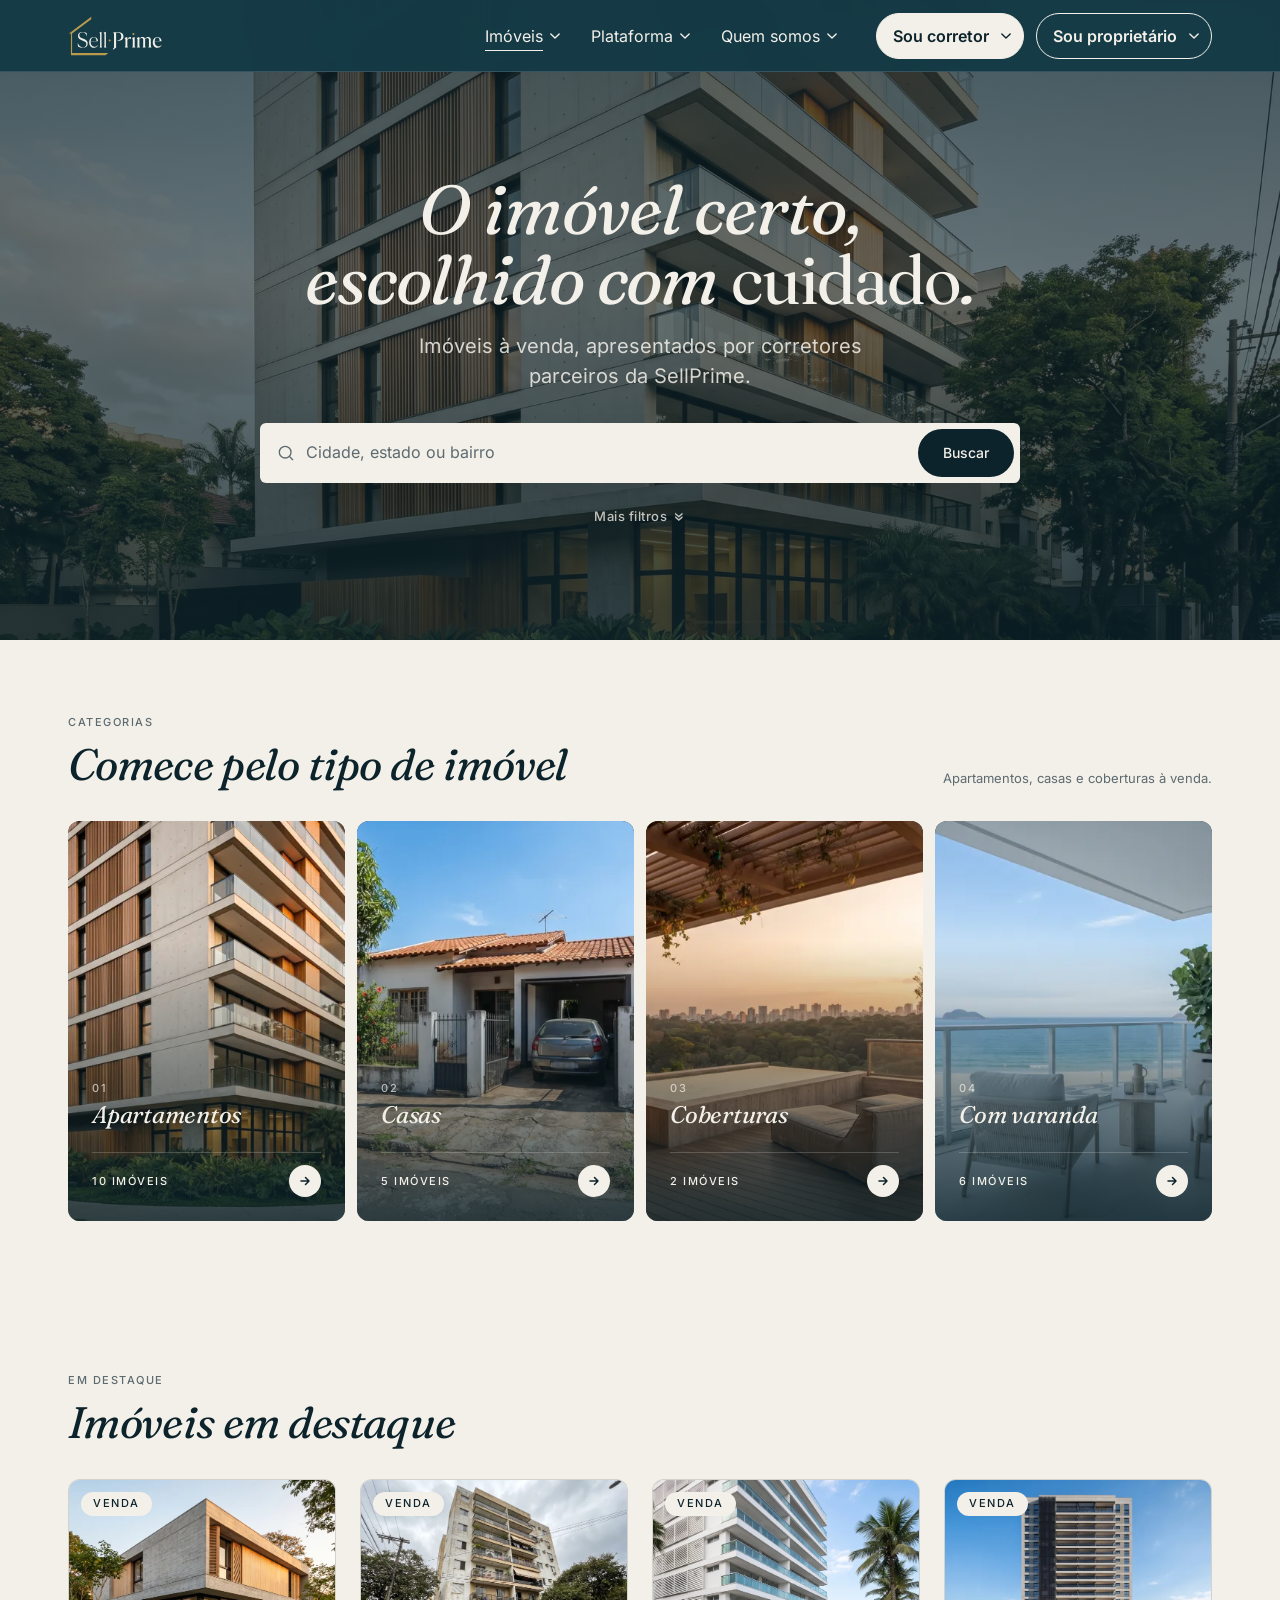
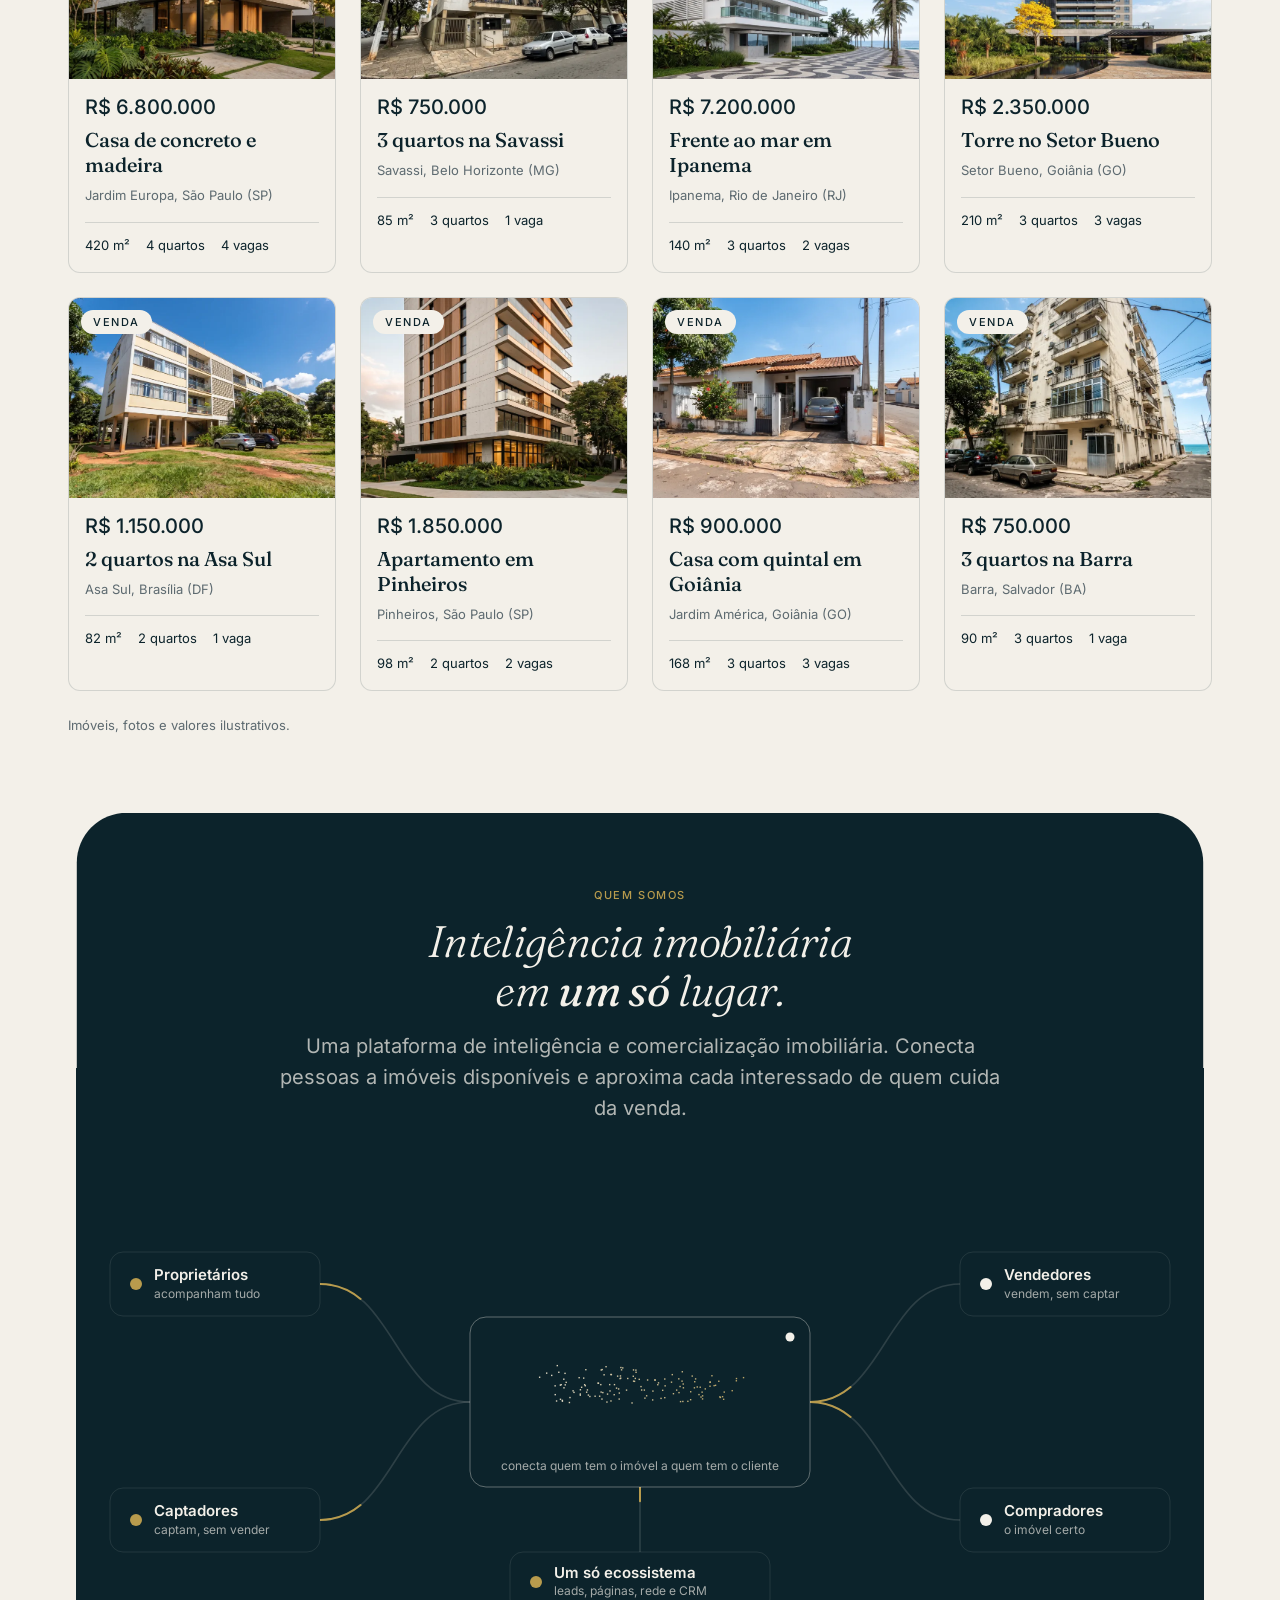
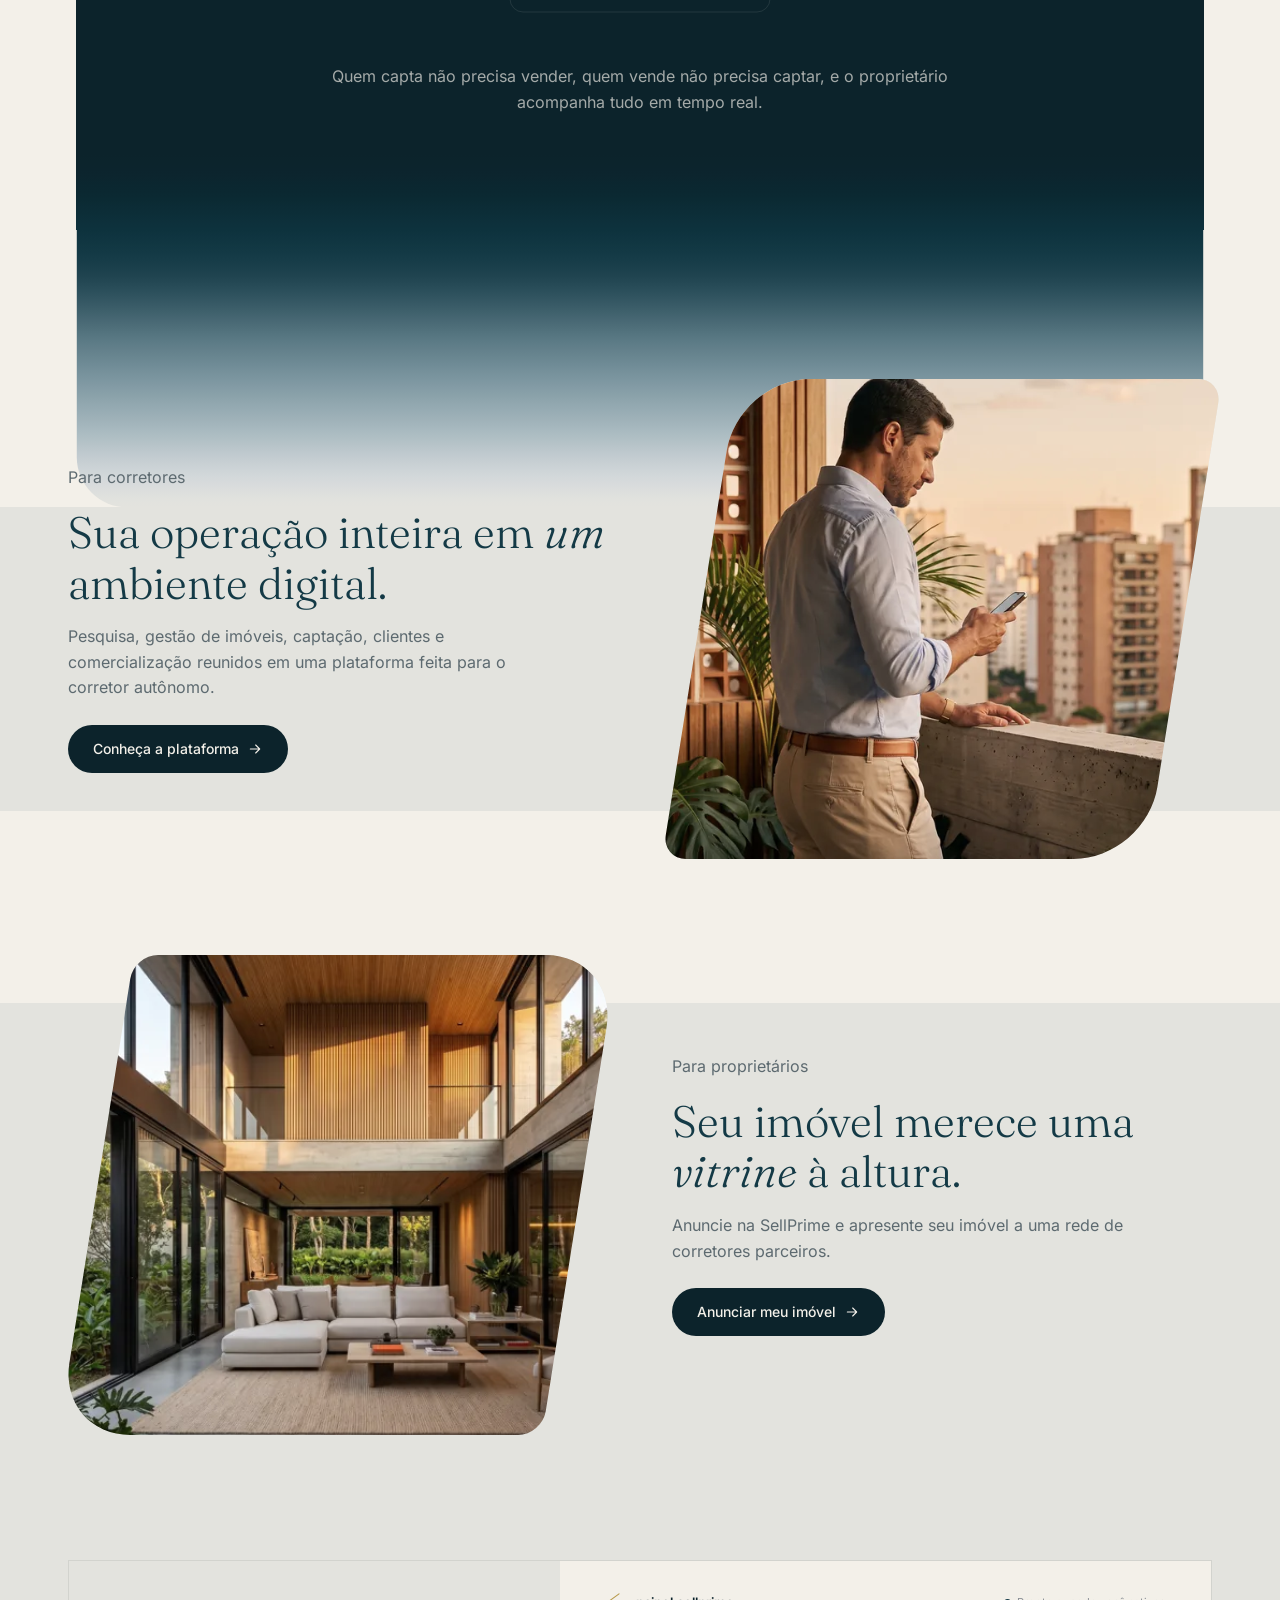
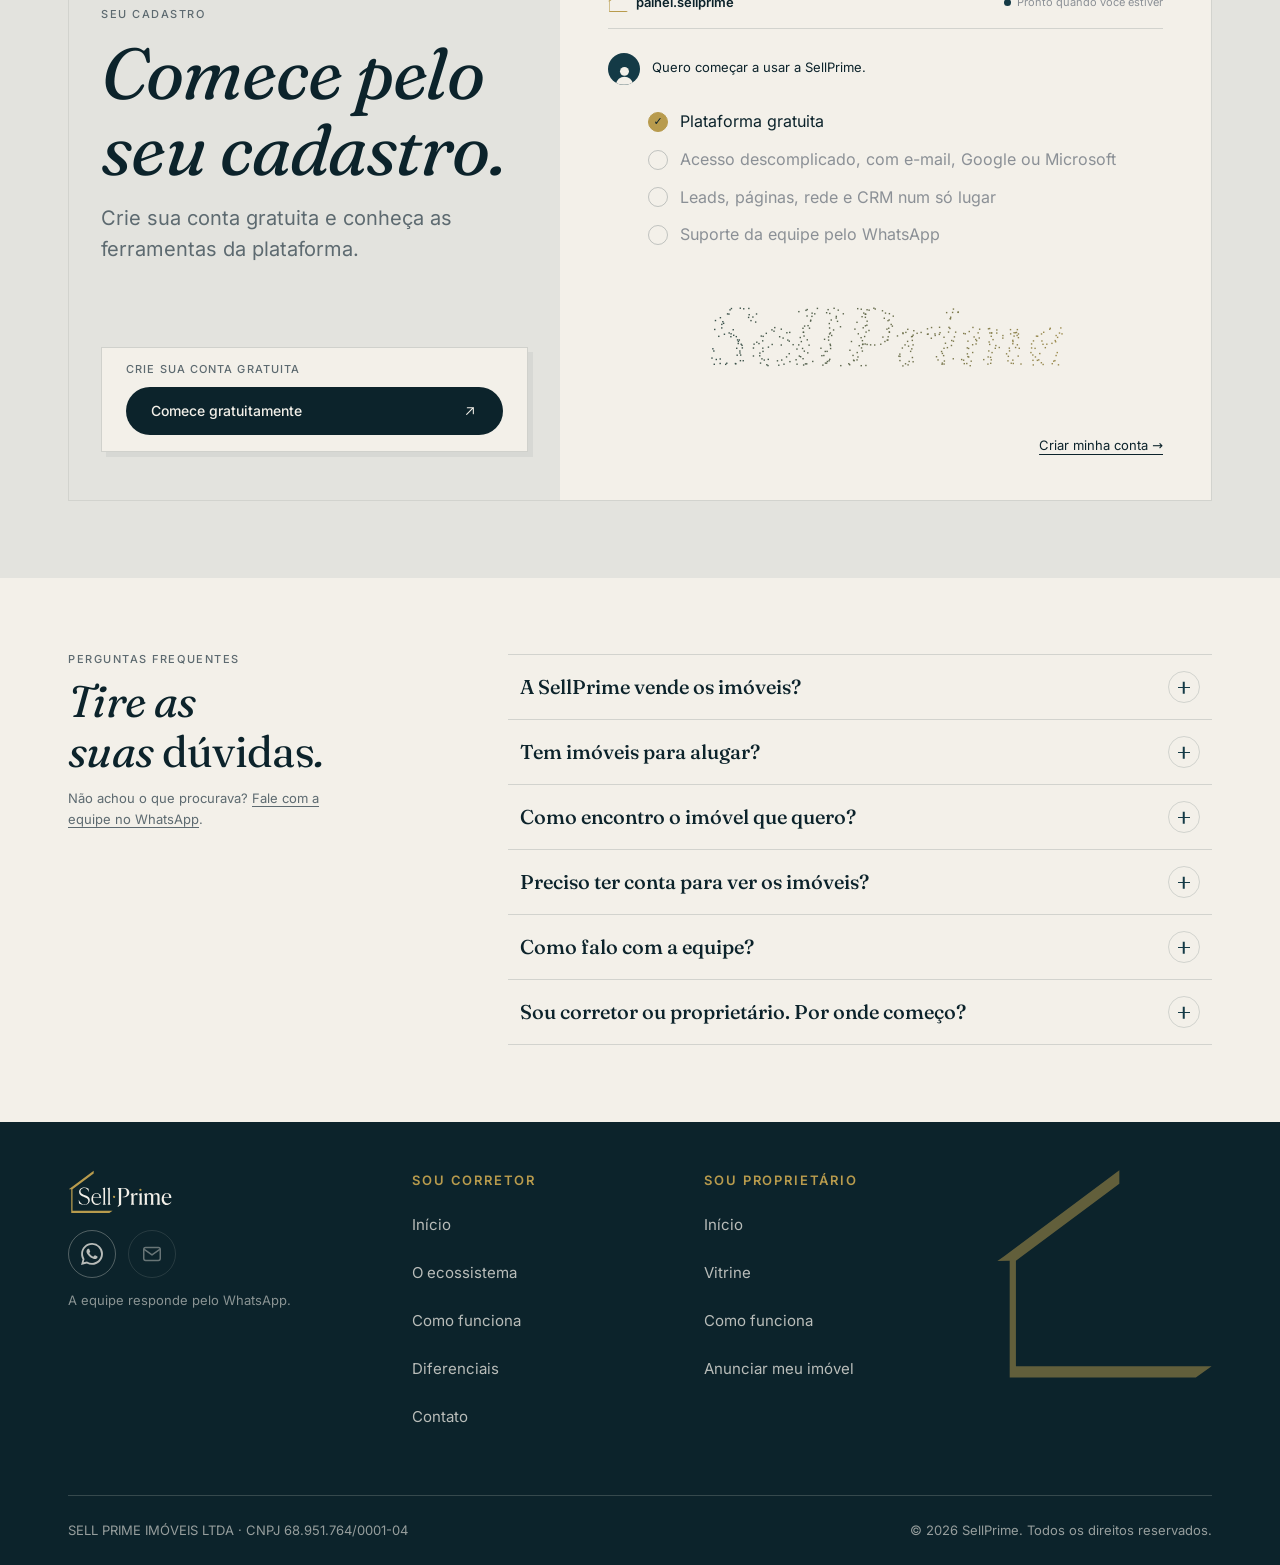
<file: index.html>
<!DOCTYPE html>
<html lang="pt-BR">
<head>
<meta charset="utf-8">
<meta name="robots" content="noindex,nofollow">
<meta name="viewport" content="width=device-width,initial-scale=1">
<title>SellPrime | Imóveis à venda</title>
<meta name="description" content="Busque imóveis à venda por cidade, tipo e valor. Cada imóvel é apresentado por um corretor parceiro da SellPrime.">
<link rel="canonical" href="https://sellprimeimoveis.com.br/">
<meta name="theme-color" content="#f3f0e9">
<meta property="og:type" content="website">
<meta property="og:locale" content="pt_BR">
<meta property="og:site_name" content="SellPrime">
<meta property="og:title" content="SellPrime | Imóveis à venda">
<meta property="og:description" content="Busque imóveis à venda por cidade, tipo e valor.">
<meta property="og:url" content="https://sellprimeimoveis.com.br/">
<meta name="twitter:card" content="summary">
<link rel="preload" href="assets/fonts/fraunces-italic.woff2?v=1" as="font" type="font/woff2" crossorigin>
<link rel="preload" as="image" href="assets/img/imoveis/predio-pinheiros-sp/fachada.webp?v=1" fetchpriority="high">
<link rel="icon" href="assets/img/marca/favicon.svg?v=1" type="image/svg+xml">
<link rel="icon" href="assets/img/marca/favicon-32.png?v=1" sizes="32x32" type="image/png">
<link rel="apple-touch-icon" href="assets/img/marca/apple-touch-icon.png?v=1">
<link rel="stylesheet" href="assets/css/design-system/tokens.css?v=5">
<link rel="stylesheet" href="assets/css/design-system/base.css?v=5">
<link rel="stylesheet" href="assets/css/site/header.css?v=6">
<link rel="stylesheet" href="assets/css/site/home.css?v=7">
<link rel="stylesheet" href="assets/css/site/categorias.css?v=1">
<link rel="stylesheet" href="assets/css/site/home-institucional.css?v=18">
<link rel="stylesheet" href="assets/css/site/previa-imovel.css?v=2">
<link rel="stylesheet" href="assets/css/site/mapa-busca.css?v=2">
<link rel="stylesheet" href="assets/css/site/convite.css?v=9">
<link rel="stylesheet" href="assets/css/site/faq.css?v=1">
<link rel="stylesheet" href="assets/css/site/footer.css?v=12">
<script>document.documentElement.classList.add('js')</script>
<script type="application/ld+json">{"@context":"https://schema.org","@type":"Organization","name":"SellPrime","legalName":"SELL PRIME IMÓVEIS LTDA","taxID":"68.951.764/0001-04"}</script>
</head>
<body>

<a class="skip" href="#conteudo">Ir para o conteúdo</a>

<!-- INICIO-CABECALHO -->
<header class="site-header" id="topo-header">
  <div class="wrap site-header__in">
    <a class="site-header__logo" href="index.html" aria-label="SellPrime, ir para a página inicial"><img class="logo-claro" src="assets/img/marca/logo-recorte-cream.svg" alt="SellPrime" width="95" height="40"><img class="logo-escuro" src="assets/img/marca/logo-recorte-petrol.svg" alt="" width="95" height="40"></a>
    <nav class="site-header__nav" aria-label="Principal">
      <ul class="nav">
        <li class="nav__grupo" data-pagina="index imovel">
          <a class="nav__link" href="index.html">Imóveis</a>
          <button class="nav__abre" type="button" aria-expanded="false" aria-controls="sub-imoveis" aria-label="Abrir submenu de Imóveis"><svg viewBox="0 0 12 8" aria-hidden="true"><path d="m1 1.5 5 5 5-5"/></svg></button>
          <div class="sub" id="sub-imoveis"><ul>
            <li><a href="index.html#topo"><b>Buscar imóveis</b><span>Por cidade, estado ou bairro</span></a></li>
            <li><a href="index.html#categorias"><b>Por tipo de imóvel</b><span>Apartamentos, casas, coberturas e mais</span></a></li>
            <li><a href="index.html#imoveis"><b>Em destaque</b><span>Imóveis escolhidos pela curadoria</span></a></li>
          </ul></div>
        </li>
        <li class="nav__grupo">
          <a class="nav__link" href="corretor.html#ecossistema">Plataforma</a>
          <button class="nav__abre" type="button" aria-expanded="false" aria-controls="sub-plataforma" aria-label="Abrir submenu de Plataforma"><svg viewBox="0 0 12 8" aria-hidden="true"><path d="m1 1.5 5 5 5-5"/></svg></button>
          <div class="sub" id="sub-plataforma"><ul>
            <li><a href="corretor.html#ecossistema"><b>Leads</b><span>Contatos interessados chegam ao seu painel</span></a></li>
            <li><a href="corretor.html#ecossistema"><b>Páginas de imóveis</b><span>Uma vitrine só sua, com o status de cada imóvel</span></a></li>
            <li><a href="corretor.html#ecossistema"><b>Rede de corretores</b><span>Quem tem o imóvel conectado a quem tem o cliente</span></a></li>
            <li><a href="corretor.html#ecossistema"><b>CRM</b><span>Cada cliente e cada etapa, sem planilhas</span></a></li>
          </ul></div>
        </li>
        <li class="nav__grupo">
          <a class="nav__link" href="index.html#quem-somos">Quem somos</a>
          <button class="nav__abre" type="button" aria-expanded="false" aria-controls="sub-quem-somos" aria-label="Abrir submenu de Quem somos"><svg viewBox="0 0 12 8" aria-hidden="true"><path d="m1 1.5 5 5 5-5"/></svg></button>
          <div class="sub" id="sub-quem-somos"><ul>
            <li><a href="index.html#quem-somos"><b>A SellPrime</b><span>Inteligência imobiliária em um só lugar</span></a></li>
            <li><a href="corretor.html#o-que-e"><b>Como conectamos pessoas</b><span>Proprietários, captadores, vendedores e compradores</span></a></li>
            <li><a href="#contato" data-whatsapp data-whatsapp-msg="geral"><b>Falar com a equipe</b><span>Chame no WhatsApp</span></a></li>
          </ul></div>
        </li>
        <li class="nav__grupo nav__grupo--perfil nav__grupo--cheio" data-pagina="corretor cadastro">
          <a class="nav__link" href="corretor.html">Sou corretor</a>
          <button class="nav__abre" type="button" aria-expanded="false" aria-controls="sub-corretor" aria-label="Abrir submenu de Sou corretor"><svg viewBox="0 0 12 8" aria-hidden="true"><path d="m1 1.5 5 5 5-5"/></svg></button>
          <div class="sub sub--dir" id="sub-corretor"><ul>
            <li><a href="corretor.html#ecossistema"><b>A plataforma</b><span>Tudo o que o corretor tem em um só lugar</span></a></li>
            <li><a href="corretor.html#como-funciona"><b>Como funciona</b><span>O passo a passo da plataforma</span></a></li>
            <li><a href="corretor.html#diferenciais"><b>Diferenciais</b><span>O seu dia, sem e com a SellPrime</span></a></li>
          </ul></div>
        </li>
        <li class="nav__grupo nav__grupo--perfil" data-pagina="proprietario">
          <a class="nav__link" href="proprietario.html">Sou proprietário</a>
          <button class="nav__abre" type="button" aria-expanded="false" aria-controls="sub-proprietario" aria-label="Abrir submenu de Sou proprietário"><svg viewBox="0 0 12 8" aria-hidden="true"><path d="m1 1.5 5 5 5-5"/></svg></button>
          <div class="sub sub--dir" id="sub-proprietario"><ul>
            <li><a href="proprietario.html#vitrine"><b>Vitrine</b><span>Como o seu imóvel aparece</span></a></li>
            <li><a href="proprietario.html#como-funciona"><b>Como funciona</b><span>Os passos até o anúncio</span></a></li>
            <li><a href="proprietario.html#anunciar"><b>Anunciar meu imóvel</b><span>Fale com a equipe</span></a></li>
          </ul></div>
        </li>
      </ul>
    </nav>
    <button class="menu-btn" type="button" aria-expanded="false" aria-controls="menu-painel" aria-label="Abrir menu"><span></span><span></span></button>
  </div>
</header>
<div class="menu-painel" id="menu-painel" hidden>
  <nav class="menu-painel__nav" aria-label="Principal">
    <div class="mp" data-pagina="index imovel"><a class="mp__titulo" href="index.html">Imóveis</a><ul>
      <li><a href="index.html#topo">Buscar imóveis</a></li><li><a href="index.html#categorias">Por tipo de imóvel</a></li><li><a href="index.html#imoveis">Em destaque</a></li>
    </ul></div>
    <div class="mp"><a class="mp__titulo" href="corretor.html#ecossistema">Plataforma</a><ul>
      <li><a href="corretor.html#ecossistema">Leads</a></li><li><a href="corretor.html#ecossistema">Páginas de imóveis</a></li><li><a href="corretor.html#ecossistema">Rede de corretores</a></li><li><a href="corretor.html#ecossistema">CRM</a></li>
    </ul></div>
    <div class="mp"><a class="mp__titulo" href="index.html#quem-somos">Quem somos</a><ul>
      <li><a href="index.html#quem-somos">A SellPrime</a></li><li><a href="corretor.html#o-que-e">Como conectamos pessoas</a></li><li><a href="#contato" data-whatsapp data-whatsapp-msg="geral">Falar com a equipe</a></li>
    </ul></div>
    <div class="mp" data-pagina="corretor cadastro"><a class="mp__titulo" href="corretor.html">Sou corretor</a><ul>
      <li><a href="corretor.html#ecossistema">A plataforma</a></li><li><a href="corretor.html#como-funciona">Como funciona</a></li><li><a href="corretor.html#diferenciais">Diferenciais</a></li>
    </ul></div>
    <div class="mp" data-pagina="proprietario"><a class="mp__titulo" href="proprietario.html">Sou proprietário</a><ul>
      <li><a href="proprietario.html#vitrine">Vitrine</a></li><li><a href="proprietario.html#como-funciona">Como funciona</a></li><li><a href="proprietario.html#anunciar">Anunciar meu imóvel</a></li>
    </ul></div>
  </nav>
</div>
<!-- FIM-CABECALHO -->

<main id="conteudo">

<!-- 1. PRIMEIRA DOBRA: busca à esquerda, imóvel em evidência à direita (copy provisória, a confirmar com o Iago) -->
<section class="hero-h" id="topo" aria-labelledby="hero-titulo">
  <!-- foto escurecida ao fundo (pedido do Iago: apartamento em Pinheiros), título, subtítulo e uma barra de busca só.
       "Mais filtros" discreto abre os demais campos. Ao buscar, os resultados entram abaixo com o mapa animado. -->
  <img class="hero-h__fundo" src="assets/img/imoveis/predio-pinheiros-sp/fachada.webp?v=1" alt="" width="1800" height="1208" fetchpriority="high" decoding="async">
  <div class="wrap hero-h__in">
    <h1 class="h1 hero-h__titulo" id="hero-titulo">O imóvel certo, escolhido com <em>cuidado</em>.</h1>
    <p class="hero-h__sub">Imóveis à venda, apresentados por corretores parceiros da SellPrime.</p>

    <form class="busca" id="busca" role="search" aria-label="Buscar imóveis" novalidate>
      <div class="busca__barra">
        <svg class="busca__lupa" viewBox="0 0 24 24" aria-hidden="true"><circle cx="11" cy="11" r="7"/><path d="m20 20-3.5-3.5"/></svg>
        <label class="sr-only" for="busca-onde">Onde</label>
        <input id="busca-onde" type="text" name="onde" list="busca-lugares" placeholder="Cidade, estado ou bairro" autocomplete="off">
        <datalist id="busca-lugares"></datalist>
        <button class="btn busca__ir" type="submit">Buscar</button>
      </div>
      <button class="busca__mais" type="button" id="busca-mais-btn" aria-expanded="false" aria-controls="busca-mais"><span>Mais filtros</span><i aria-hidden="true">»</i></button>
      <div class="busca__campos" id="busca-mais" hidden>
        <label class="campo"><span>Tipo</span><select name="tipo"><option value="">Todos</option><option>Apartamento</option><option>Casa</option><option>Cobertura</option></select></label>
        <label class="campo"><span>Quartos</span><select name="quartos"><option value="">Qualquer</option><option value="1">1 ou mais</option><option value="2">2 ou mais</option><option value="3">3 ou mais</option><option value="4">4 ou mais</option></select></label>
        <label class="campo"><span>Valor</span><select name="preco"></select></label>
        <label class="campo"><span>Área até (m²)</span><input type="number" name="area" min="0" step="1" inputmode="numeric" placeholder="Ex.: 80"></label>
        <label class="campo"><span>Vagas</span><select name="vagas"><option value="">Qualquer</option><option value="1">1 ou mais</option><option value="2">2 ou mais</option><option value="3">3 ou mais</option></select></label>
        <div class="busca__checks"><label class="checar"><input type="checkbox" name="pet"> Aceita pet</label><label class="checar"><input type="checkbox" name="varanda"> Com varanda</label></div>
      </div>
    </form>
  </div>
</section>

<!-- RESULTADOS DA BUSCA: entram no lugar das seções padrão, sem trocar de página -->
<section class="section resultados" id="resultados" aria-labelledby="res-cont" hidden>
  <div class="wrap">
    <div class="sec-topo">
      <div class="sec-topo__txt">
        <h2 class="h3" id="res-cont" aria-live="polite"></h2>
        <ul class="chips" id="res-chips" aria-label="Filtros aplicados"></ul>
      </div>
      <button class="btn btn--ghost" type="button" id="res-limpar">Limpar busca</button>
    </div>
    <!-- mapa à esquerda (anima do Brasil até o lugar buscado) e imóveis à direita; no celular, o mapa vem em cima -->
    <div class="res__grid">
      <div class="res__mapa" id="res-mapa" aria-label="Mapa dos imóveis encontrados"></div>
      <div class="res__lista">
        <div class="grade" id="res-grade"></div>
        <p class="res-vazio" id="res-vazio" hidden>Nenhum imóvel com esses filtros. Tente ampliar a busca.</p>
      </div>
    </div>
    <p class="ilustrativo">Imóveis, fotos e valores ilustrativos.</p>
  </div>
</section>

<!-- SEÇÕES PADRÃO DA HOME (somem durante a busca). Próxima: vitrine definitiva. -->
<div class="home-padrao" id="home-padrao">

<!-- 2. CATEGORIAS (molde: seção de serviços de uma referência, adaptado em 19/11/2026; cartões menores).
     Computador: o cartão sob o mouse se alarga e os vizinhos encolhem. Celular e tablet: faixa que rola de lado, sem efeito.
     Clique: aplica o filtro na busca da primeira dobra e mostra os resultados (mesma página). Categorias provisórias, a confirmar com o Iago. -->
<section class="section cats" id="categorias" aria-labelledby="cats-titulo">
  <div class="wrap">
    <div class="sec-topo cats__topo">
      <div class="sec-topo__txt">
        <p class="eyebrow">Categorias</p>
        <h2 class="h3" id="cats-titulo">Comece pelo tipo de imóvel</h2>
      </div>
      <p class="cats__meta">Apartamentos, casas e coberturas à venda.</p>
    </div>
    <ul class="cats__lista" role="list">
      <li class="cat"><button class="cat__btn" type="button" data-cat-tipo="Apartamento" data-cat-extra="">
        <img src="assets/img/imoveis/predio-pinheiros-sp/fachada-thumb.webp?v=1" alt="Fachada de prédio residencial em Pinheiros, São Paulo" width="800" height="537" loading="lazy" decoding="async">
        <span class="cat__txt"><span class="cat__n">01</span><span class="cat__nome">Apartamentos</span><span class="cat__desc">Prédios com portaria, perto de tudo na cidade.</span><span class="cat__ver"><span data-cat-conta></span><i class="cat__disc"><svg viewBox="0 0 12 12" aria-hidden="true"><path d="M2 6h8M6.5 2.5L10 6l-3.5 3.5" fill="none" stroke="currentColor" stroke-width="1.5" stroke-linecap="round" stroke-linejoin="round"/></svg></i></span></span>
      </button></li>
      <li class="cat"><button class="cat__btn" type="button" data-cat-tipo="Casa" data-cat-extra="">
        <img src="assets/img/imoveis/casa-jardim-america-go/fachada-thumb.webp?v=1" alt="Casa térrea com quintal em Goiânia" width="800" height="537" loading="lazy" decoding="async">
        <span class="cat__txt"><span class="cat__n">02</span><span class="cat__nome">Casas</span><span class="cat__desc">Quintal, garagem e espaço para a família crescer.</span><span class="cat__ver"><span data-cat-conta></span><i class="cat__disc"><svg viewBox="0 0 12 12" aria-hidden="true"><path d="M2 6h8M6.5 2.5L10 6l-3.5 3.5" fill="none" stroke="currentColor" stroke-width="1.5" stroke-linecap="round" stroke-linejoin="round"/></svg></i></span></span>
      </button></li>
      <li class="cat"><button class="cat__btn" type="button" data-cat-tipo="Cobertura" data-cat-extra="">
        <img src="assets/img/imoveis/cobertura-moema-sp/varanda-thumb.webp?v=1" alt="Terraço de cobertura com vista da cidade em Moema, São Paulo" width="800" height="537" loading="lazy" decoding="async">
        <span class="cat__txt"><span class="cat__n">03</span><span class="cat__nome">Coberturas</span><span class="cat__desc">Terraço, vista aberta e o último andar só seu.</span><span class="cat__ver"><span data-cat-conta></span><i class="cat__disc"><svg viewBox="0 0 12 12" aria-hidden="true"><path d="M2 6h8M6.5 2.5L10 6l-3.5 3.5" fill="none" stroke="currentColor" stroke-width="1.5" stroke-linecap="round" stroke-linejoin="round"/></svg></i></span></span>
      </button></li>
      <li class="cat"><button class="cat__btn" type="button" data-cat-tipo="" data-cat-extra="varanda">
        <img src="assets/img/imoveis/predio-ipanema-rj/varanda-thumb.webp?v=1" alt="Varanda de apartamento em Ipanema, Rio de Janeiro" width="800" height="537" loading="lazy" decoding="async">
        <span class="cat__txt"><span class="cat__n">04</span><span class="cat__nome">Com varanda</span><span class="cat__desc">Um espaço a mais para o café e o fim de tarde.</span><span class="cat__ver"><span data-cat-conta></span><i class="cat__disc"><svg viewBox="0 0 12 12" aria-hidden="true"><path d="M2 6h8M6.5 2.5L10 6l-3.5 3.5" fill="none" stroke="currentColor" stroke-width="1.5" stroke-linecap="round" stroke-linejoin="round"/></svg></i></span></span>
      </button></li>
    </ul>
  </div>
</section>

<!-- 3. VITRINE (versão provisória, só para testar o cartão) -->
<section class="section" id="imoveis" aria-labelledby="dest-titulo">
  <div class="wrap">
    <div class="sec-topo">
      <div class="sec-topo__txt">
        <p class="eyebrow">Em destaque</p>
        <h2 class="h3" id="dest-titulo">Imóveis em destaque</h2>
      </div>
    </div>
    <div class="grade" id="destaques-grade"></div>
    <p class="ilustrativo">Imóveis, fotos e valores ilustrativos.</p>
  </div>
</section>

<!-- 4. QUEM SOMOS (texto e pilares do planejamento aprovado pelos sócios, 18/11/2026) -->
<!-- 4. QUEM SOMOS: o que é a SellPrime, contado pelo "Esquema animado" do design system. No centro, a SellPrime em
     partículas. Textos dos nós tirados da página do corretor. Esquema deitado no computador, em pé no celular. -->
<section class="section qs" id="quem-somos" aria-labelledby="qs-titulo">
  <div class="wrap">
    <div class="qs__topo">
      <p class="eyebrow qs__eyebrow">Quem somos</p>
      <h2 class="h3 qs__titulo" id="qs-titulo">Inteligência imobiliária em <em>um só</em> lugar.</h2>
      <p class="lead">Uma plataforma de inteligência e comercialização imobiliária. Conecta pessoas a imóveis disponíveis e aproxima cada interessado de quem cuida da venda.</p>
    </div>
    <div class="esq esq--deitado"><svg viewBox="0 0 1100 460" xmlns="http://www.w3.org/2000/svg" role="img" aria-label="Esquema: proprietários e captadores, de um lado, e vendedores e compradores, do outro, conectados pela SellPrime, um só ecossistema com leads, páginas, rede e CRM."><g fill="none"><path class="flow" d="M230,112 C305,112 305,230 380,230"/><path class="flow" d="M230,348 C305,348 305,230 380,230"/><path class="flow" d="M720,230 C795,230 795,112 870,112"/><path class="flow" d="M720,230 C795,230 795,348 870,348"/><path class="flow" d="M550,315 L550,380"/></g><g fill="none"><path class="flow-dash" d="M230,112 C305,112 305,230 380,230"/><path class="flow-dash" d="M230,348 C305,348 305,230 380,230"/><path class="flow-dash" d="M720,230 C795,230 795,112 870,112"/><path class="flow-dash" d="M720,230 C795,230 795,348 870,348"/><path class="flow-dash" d="M550,315 L550,380"/></g><g class="snode"><rect x="20" y="80" width="210" height="64" rx="13" fill="#0c232b" stroke="rgba(243,240,233,0.1)"/><circle cx="46" cy="112" r="6" fill="var(--gold)"/><text class="node-label" x="64" y="108">Proprietários</text><text class="node-sub" x="64" y="126">acompanham tudo</text></g><g class="snode"><rect x="20" y="316" width="210" height="64" rx="13" fill="#0c232b" stroke="rgba(243,240,233,0.1)"/><circle cx="46" cy="348" r="6" fill="var(--gold)"/><text class="node-label" x="64" y="344">Captadores</text><text class="node-sub" x="64" y="362">captam, sem vender</text></g><g class="snode"><rect x="870" y="80" width="210" height="64" rx="13" fill="#0c232b" stroke="rgba(243,240,233,0.1)"/><circle cx="896" cy="112" r="6" fill="var(--cream)"/><text class="node-label" x="914" y="108">Vendedores</text><text class="node-sub" x="914" y="126">vendem, sem captar</text></g><g class="snode"><rect x="870" y="316" width="210" height="64" rx="13" fill="#0c232b" stroke="rgba(243,240,233,0.1)"/><circle cx="896" cy="348" r="6" fill="var(--cream)"/><text class="node-label" x="914" y="344">Compradores</text><text class="node-sub" x="914" y="362">o imóvel certo</text></g><g class="snode"><rect x="420" y="380" width="260" height="60" rx="13" fill="#0c232b" stroke="rgba(243,240,233,0.1)"/><circle cx="446" cy="410" r="6" fill="var(--gold)"/><text class="node-label" x="464" y="406">Um só ecossistema</text><text class="node-sub" x="464" y="423">leads, páginas, rede e CRM</text></g><g class="snode"><rect x="380" y="145" width="340" height="170" rx="16" fill="#0c232b" stroke="rgba(243,240,233,0.36)"/><text class="node-sub" x="550" y="298" text-anchor="middle">conecta quem tem o imóvel a quem tem o cliente</text><circle class="pulse" cx="700" cy="165" r="4.5" fill="var(--cream)"/></g></svg>
      <div class="esq__palco" style="left:35.4545%;top:33.6957%;width:29.0909%;height:26.087%"><canvas aria-hidden="true"></canvas><span class="esq__reserva" aria-hidden="true">SellPrime</span></div>
    </div>
    <div class="esq esq--pe"><svg viewBox="0 0 360 600" xmlns="http://www.w3.org/2000/svg" role="img" aria-label="Esquema: proprietários e captadores, de um lado, e vendedores e compradores, do outro, conectados pela SellPrime, um só ecossistema com leads, páginas, rede e CRM."><g fill="none"><path class="flow" d="M92,74 C92,112 180,112 180,150"/><path class="flow" d="M268,74 C268,112 180,112 180,150"/><path class="flow" d="M180,320 C180,360 92,360 92,400"/><path class="flow" d="M180,320 C180,360 268,360 268,400"/><path class="flow" d="M180,320 L180,530"/></g><g fill="none"><path class="flow-dash" d="M92,74 C92,112 180,112 180,150"/><path class="flow-dash" d="M268,74 C268,112 180,112 180,150"/><path class="flow-dash" d="M180,320 C180,360 92,360 92,400"/><path class="flow-dash" d="M180,320 C180,360 268,360 268,400"/><path class="flow-dash" d="M180,320 L180,530"/></g><g class="snode"><rect x="8" y="10" width="168" height="64" rx="13" fill="#0c232b" stroke="rgba(243,240,233,0.1)"/><circle cx="34" cy="42" r="6" fill="var(--gold)"/><text class="node-label" x="52" y="38">Proprietários</text><text class="node-sub" x="52" y="56">acompanham tudo</text></g><g class="snode"><rect x="184" y="10" width="168" height="64" rx="13" fill="#0c232b" stroke="rgba(243,240,233,0.1)"/><circle cx="210" cy="42" r="6" fill="var(--gold)"/><text class="node-label" x="228" y="38">Captadores</text><text class="node-sub" x="228" y="56">captam, sem vender</text></g><g class="snode"><rect x="8" y="400" width="168" height="64" rx="13" fill="#0c232b" stroke="rgba(243,240,233,0.1)"/><circle cx="34" cy="432" r="6" fill="var(--cream)"/><text class="node-label" x="52" y="428">Vendedores</text><text class="node-sub" x="52" y="446">vendem, sem captar</text></g><g class="snode"><rect x="184" y="400" width="168" height="64" rx="13" fill="#0c232b" stroke="rgba(243,240,233,0.1)"/><circle cx="210" cy="432" r="6" fill="var(--cream)"/><text class="node-label" x="228" y="428">Compradores</text><text class="node-sub" x="228" y="446">o imóvel certo</text></g><g class="snode"><rect x="50" y="530" width="260" height="60" rx="13" fill="#0c232b" stroke="rgba(243,240,233,0.1)"/><circle cx="76" cy="560" r="6" fill="var(--gold)"/><text class="node-label" x="94" y="556">Um só ecossistema</text><text class="node-sub" x="94" y="573">leads, páginas, rede e CRM</text></g><g class="snode"><rect x="20" y="150" width="320" height="170" rx="16" fill="#0c232b" stroke="rgba(243,240,233,0.36)"/><text class="node-sub" x="180" y="303" text-anchor="middle">conecta quem tem o imóvel a quem tem o cliente</text><circle class="pulse" cx="320" cy="170" r="4.5" fill="var(--cream)"/></g></svg>
      <div class="esq__palco" style="left:8.3333%;top:26.6667%;width:83.3333%;height:20%"><canvas aria-hidden="true"></canvas><span class="esq__reserva" aria-hidden="true">SellPrime</span></div>
    </div>
    <p class="qs__nota">Quem capta não precisa vender, quem vende não precisa captar, e o proprietário acompanha tudo em tempo real.</p>
  </div>
</section>

<!-- 5. FAIXA CORRETOR (molde: faixa de anunciantes de um portal de referência). Texto à esquerda, foto à direita. -->
<section class="faixa" id="para-corretores" aria-labelledby="fx-cor-titulo">
  <div class="wrap faixa__in">
    <div class="faixa__txt">
      <p class="faixa__eyebrow">Para corretores</p>
      <h2 class="faixa__titulo" id="fx-cor-titulo">Sua operação inteira em <em>um</em> ambiente digital.</h2>
      <p>Pesquisa, gestão de imóveis, captação, clientes e comercialização reunidos em uma plataforma feita para o corretor autônomo.</p>
      <a class="btn faixa__link" href="corretor.html">Conheça a plataforma <svg viewBox="0 0 24 24" aria-hidden="true"><path d="M5 12h14M13 6l6 6-6 6"/></svg></a>
    </div>
    <div class="faixa__foto">
      <img src="assets/img/corretor/corretor-1200.webp?v=1" srcset="assets/img/corretor/corretor-700.webp?v=1 700w, assets/img/corretor/corretor-1200.webp?v=1 1200w" sizes="(min-width:900px) 45vw, 100vw" alt="Corretor consultando o celular na varanda de um apartamento" width="1200" height="1490" loading="lazy" decoding="async">
    </div>
  </div>
</section>

<!-- 6. FAIXA PROPRIETÁRIO (mesmo molde, espelhado: foto à esquerda). -->
<section class="faixa faixa--foto-esq" id="para-proprietarios" aria-labelledby="fx-pro-titulo">
  <div class="wrap faixa__in">
    <div class="faixa__txt">
      <p class="faixa__eyebrow">Para proprietários</p>
      <h2 class="faixa__titulo" id="fx-pro-titulo">Seu imóvel merece uma <em>vitrine</em> à altura.</h2>
      <p>Anuncie na SellPrime e apresente seu imóvel a uma rede de corretores parceiros.</p>
      <a class="btn faixa__link" href="proprietario.html">Anunciar meu imóvel <svg viewBox="0 0 24 24" aria-hidden="true"><path d="M5 12h14M13 6l6 6-6 6"/></svg></a>
    </div>
    <div class="faixa__foto">
      <img src="assets/img/imoveis/casa-concreto-sp/sala.webp?v=1" srcset="assets/img/imoveis/casa-concreto-sp/sala-thumb.webp?v=1 800w, assets/img/imoveis/casa-concreto-sp/sala.webp?v=1 1800w" sizes="(min-width:900px) 45vw, 100vw" alt="Sala ampla com pé-direito duplo e vista para o jardim" width="1800" height="1208" loading="lazy" decoding="async">
    </div>
  </div>
</section>

</div>

<!-- 7. CRIAR CONTA: o mesmo convite do fim da página do corretor (convite.css/convite.js). Aqui com o fundo
     emendado na faixa do proprietário, sem a abertura das margens, para não aparecer faixa clara entre as duas. -->
<section class="section conv conv--emenda" id="criar-conta" aria-labelledby="fim-titulo">
  <div class="wrap">
    <svg width="0" height="0" style="position:absolute" aria-hidden="true"><defs><symbol id="sp-avatar" viewBox="0 0 24 24"><circle cx="12" cy="9" r="4.3" fill="currentColor"/><path d="M3.6 22c.9-5.2 4.3-7.8 8.4-7.8s7.5 2.6 8.4 7.8z" fill="currentColor"/></symbol></defs></svg>
    <div class="conv__grade">
      <div class="conv__chamada">
        <div class="conv__topo">
          <p class="eyebrow">Seu cadastro</p>
          <h2 class="h2 conv__titulo" id="fim-titulo">Comece pelo seu cadastro.</h2>
          <p class="lead">Crie sua conta gratuita e conheça as ferramentas da plataforma.</p>
        </div>
        <div class="conv__caixa">
          <p class="conv__rotulo">Crie sua conta gratuita</p>
          <a class="btn" href="cadastro.html">Comece gratuitamente <svg viewBox="0 0 24 24" aria-hidden="true"><path d="M7 17 17 7M8 7h9v9"/></svg></a>
        </div>
      </div>
      <div class="conv__painel" aria-label="Ilustração: o que você recebe ao criar a conta">
        <div class="conv__barra"><span class="conv__marca"><img src="assets/img/marca/logo-casa-cream.svg" alt="" width="20" height="19">painel.sellprime</span><span class="conv__status"><i aria-hidden="true"></i>Pronto quando você estiver</span></div>
        <div class="conv__pedido"><span class="av av--petrol conv__voce" aria-hidden="true"><svg><use href="#sp-avatar"/></svg></span><p>Quero começar a usar a SellPrime.</p></div>
        <ul class="conv__lista">
          <li class="conv__item"><span class="conv__tick" aria-hidden="true">✓</span><span>Plataforma gratuita</span></li>
          <li class="conv__item"><span class="conv__tick" aria-hidden="true">✓</span><span>Acesso descomplicado, com e-mail, Google ou Microsoft</span></li>
          <li class="conv__item"><span class="conv__tick" aria-hidden="true">✓</span><span>Leads, páginas, rede e CRM num só lugar</span></li>
          <li class="conv__item"><span class="conv__tick" aria-hidden="true">✓</span><span>Suporte da equipe pelo WhatsApp</span></li>
        </ul>
        <!-- a marca em partículas, que se formam conforme a rolagem (preenche o espaço abaixo da lista) -->
        <div class="conv__pontos" aria-hidden="true"><canvas></canvas></div>
        <div class="conv__rodape"><a href="cadastro.html">Criar minha conta →</a></div>
      </div>
    </div>
  </div>
</section>

<!-- PERGUNTAS FREQUENTES: sempre a última seção, antes do rodapé -->
<section class="section faq" id="faq" aria-labelledby="faq-titulo">
  <div class="wrap faq__in">
    <div class="faq__cab">
      <p class="eyebrow">Perguntas frequentes</p>
      <h2 class="h3 faq__titulo" id="faq-titulo">Tire as suas <em>dúvidas</em>.</h2>
      <p class="faq__ajuda">Não achou o que procurava? <a href="#faq" data-whatsapp data-whatsapp-msg="geral">Fale com a equipe no WhatsApp</a>.</p>
    </div>
    <ul class="faq__lista">
        <li class="faq__item">
          <h3><button class="faq__q" type="button" id="faq-q1" aria-expanded="false" aria-controls="faq-a1"><span class="faq__t">A SellPrime vende os imóveis?</span><span class="faq__ico" aria-hidden="true"></span></button></h3>
          <div class="faq__a" id="faq-a1" role="region" aria-labelledby="faq-q1"><div><p>Não. A SellPrime é uma plataforma intermediadora: ela conecta quem procura um imóvel ao corretor parceiro que apresenta cada imóvel. A negociação acontece entre você e o corretor. A comissão e as demais responsabilidades da venda ficam por conta do corretor, não da SellPrime.</p></div></div>
        </li>
        <li class="faq__item">
          <h3><button class="faq__q" type="button" id="faq-q2" aria-expanded="false" aria-controls="faq-a2"><span class="faq__t">Tem imóveis para alugar?</span><span class="faq__ico" aria-hidden="true"></span></button></h3>
          <div class="faq__a" id="faq-a2" role="region" aria-labelledby="faq-q2"><div><p>Por enquanto, não. A SellPrime trabalha apenas com imóveis à venda.</p></div></div>
        </li>
        <li class="faq__item">
          <h3><button class="faq__q" type="button" id="faq-q3" aria-expanded="false" aria-controls="faq-a3"><span class="faq__t">Como encontro o imóvel que quero?</span><span class="faq__ico" aria-hidden="true"></span></button></h3>
          <div class="faq__a" id="faq-a3" role="region" aria-labelledby="faq-q3"><div><p>Digite uma cidade, um estado ou um bairro na busca. Em “Mais filtros” você ajusta tipo, quartos, valor, área, vagas, pet e varanda. O mapa mostra onde ficam os imóveis encontrados.</p></div></div>
        </li>
        <li class="faq__item">
          <h3><button class="faq__q" type="button" id="faq-q4" aria-expanded="false" aria-controls="faq-a4"><span class="faq__t">Preciso ter conta para ver os imóveis?</span><span class="faq__ico" aria-hidden="true"></span></button></h3>
          <div class="faq__a" id="faq-a4" role="region" aria-labelledby="faq-q4"><div><p>Você pode buscar e abrir a prévia de cada imóvel sem conta. A página completa do imóvel pede login.</p></div></div>
        </li>
        <li class="faq__item">
          <h3><button class="faq__q" type="button" id="faq-q5" aria-expanded="false" aria-controls="faq-a5"><span class="faq__t">Como falo com a equipe?</span><span class="faq__ico" aria-hidden="true"></span></button></h3>
          <div class="faq__a" id="faq-a5" role="region" aria-labelledby="faq-q5"><div><p>Pelo WhatsApp. <a href="#faq" data-whatsapp data-whatsapp-msg="geral">Chame a equipe agora</a>, ou use o botão do rodapé.</p></div></div>
        </li>
        <li class="faq__item">
          <h3><button class="faq__q" type="button" id="faq-q6" aria-expanded="false" aria-controls="faq-a6"><span class="faq__t">Sou corretor ou proprietário. Por onde começo?</span><span class="faq__ico" aria-hidden="true"></span></button></h3>
          <div class="faq__a" id="faq-a6" role="region" aria-labelledby="faq-q6"><div><p>Corretores entram por <a href="corretor.html">Sou corretor</a>, e quem quer anunciar um imóvel, por <a href="proprietario.html">Sou proprietário</a>. Nas duas páginas você começa pelo cadastro.</p></div></div>
        </li>
    </ul>
  </div>
</section>

</main>

<!-- INICIO-RODAPE -->
<footer class="site-footer">
  <div class="wrap">
    <div class="site-footer__topo">
      <div class="site-footer__col">
        <a class="site-footer__logo" href="#topo" aria-label="SellPrime, voltar ao topo"><img src="assets/img/marca/logo-recorte-cream.svg" alt="SellPrime" width="690" height="290" loading="lazy" decoding="async"></a>
        <div class="site-footer__social">
          <a href="#contato" data-whatsapp aria-label="Falar pelo WhatsApp"><svg viewBox="0 0 24 24" fill="currentColor" aria-hidden="true"><path d="M17.472 14.382c-.297-.149-1.758-.867-2.03-.967-.273-.099-.471-.148-.67.15-.197.297-.767.966-.94 1.164-.173.199-.347.223-.644.075-.3-.15-1.263-.465-2.403-1.485-.888-.795-1.484-1.77-1.66-2.07-.174-.3-.019-.465.13-.615.136-.135.301-.345.451-.523.146-.181.194-.301.297-.496.1-.21.049-.375-.025-.524-.075-.15-.672-1.62-.922-2.206-.24-.584-.487-.51-.672-.51-.172-.015-.371-.015-.571-.015-.2 0-.523.074-.797.359-.273.3-1.045 1.02-1.045 2.475s1.07 2.865 1.219 3.075c.149.18 2.095 3.195 5.076 4.483.709.3 1.263.489 1.694.626.712.226 1.36.194 1.872.118.571-.085 1.758-.719 2.006-1.413.248-.694.248-1.289.173-1.413-.074-.124-.272-.198-.57-.347m-5.421 7.403h-.004a9.87 9.87 0 01-5.031-1.378l-.361-.214-3.741.982.998-3.648-.235-.374a9.86 9.86 0 01-1.51-5.26c.001-5.45 4.436-9.884 9.888-9.884 2.64 0 5.122 1.03 6.988 2.898a9.825 9.825 0 012.893 6.994c-.003 5.45-4.437 9.884-9.885 9.884m8.413-18.297A11.815 11.815 0 0012.05 0C5.495 0 .16 5.335.157 11.892c0 2.096.547 4.142 1.588 5.945L.057 24l6.305-1.654a11.882 11.882 0 005.683 1.448h.005c6.554 0 11.89-5.335 11.893-11.893a11.821 11.821 0 00-3.48-8.413Z"/></svg></a>
          <span data-rodape-email aria-label="E-mail (em breve)" title="E-mail: a definir"><svg viewBox="0 0 24 24" fill="none" stroke="currentColor" stroke-width="1.6" stroke-linecap="round" stroke-linejoin="round" aria-hidden="true"><rect x="3" y="5" width="18" height="14" rx="2"/><path d="m3.5 7 8.5 6 8.5-6"/></svg></span>
        </div>
        <p class="site-footer__nota">A equipe responde pelo WhatsApp.</p>
      </div>
      <nav class="site-footer__col" aria-label="Sou corretor">
        <h3>Sou corretor</h3>
        <ul>
          <li><a href="corretor.html">Início</a></li>
          <li><a href="corretor.html#ecossistema">O ecossistema</a></li>
          <li><a href="corretor.html#como-funciona">Como funciona</a></li>
          <li><a href="corretor.html#diferenciais">Diferenciais</a></li>
          <li><a href="corretor.html#contato">Contato</a></li>
        </ul>
      </nav>
      <nav class="site-footer__col" aria-label="Sou proprietário">
        <h3>Sou proprietário</h3>
        <ul>
          <li><a href="proprietario.html">Início</a></li>
          <li><a href="proprietario.html#vitrine">Vitrine</a></li>
          <li><a href="proprietario.html#como-funciona">Como funciona</a></li>
          <li><a href="proprietario.html#anunciar">Anunciar meu imóvel</a></li>
        </ul>
      </nav>
      <!-- casinha dourada, última coluna à direita, alinhada ao topo das colunas (molde do rodapé do design system) -->
      <div class="site-footer__marca" aria-hidden="true"><img src="assets/img/marca/logo-casa-cream.svg" alt="" width="290" height="280" loading="lazy" decoding="async"></div>
    </div>
    <div class="site-footer__base">
      <span>SELL PRIME IMÓVEIS LTDA · CNPJ 68.951.764/0001-04</span>
      <span>© 2026 SellPrime. Todos os direitos reservados.</span>
    </div>
  </div>
</footer>
<!-- FIM-RODAPE -->

<script src="assets/js/site/config.js?v=3" defer></script>
<script src="assets/js/site/rodape.js?v=2" defer></script>
<script src="assets/js/site/header.js?v=5" defer></script>
<script src="assets/js/site/faq.js?v=1" defer></script>
<script src="assets/js/site/contato.js?v=7" defer></script>
<script src="assets/js/design-system/revelar.js?v=5" defer></script>
<script src="assets/js/site/imoveis-base.js?v=3" defer></script>
<script src="assets/js/site/imoveis-data.js?v=6" defer></script>
<script src="assets/js/site/mapa-busca.js?v=4" defer></script>
<script src="assets/js/site/previa-imovel.js?v=4" defer></script>
<script src="assets/js/site/home.js?v=8" defer></script>
<script src="assets/js/site/home-quem-somos.js?v=4" defer></script>
<script src="assets/js/site/convite.js?v=7" defer></script>
</body>
</html>
</file>
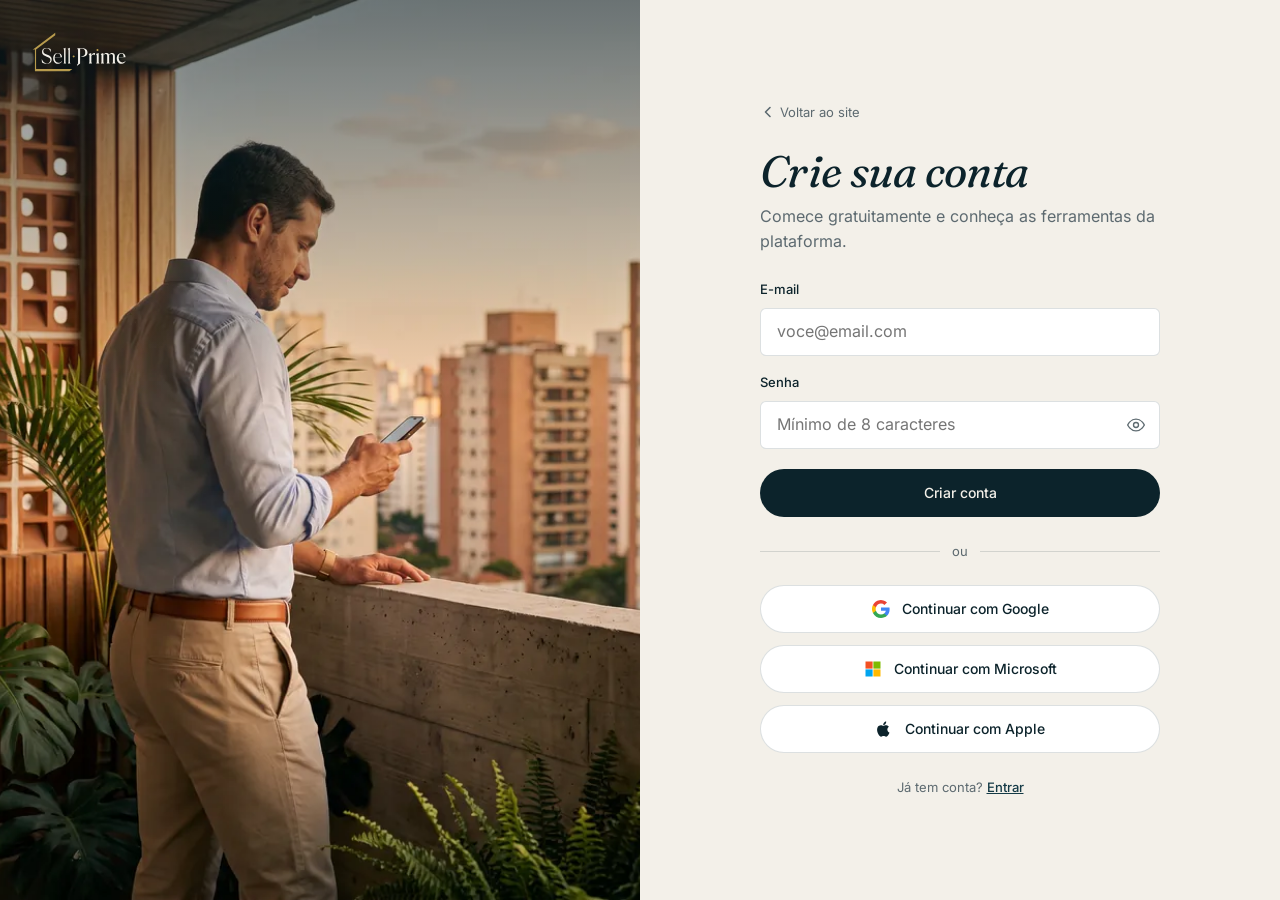
<file: cadastro.html>
<!DOCTYPE html>
<html lang="pt-BR">
<head>
<meta charset="utf-8">
<meta name="robots" content="noindex,nofollow">
<meta name="viewport" content="width=device-width,initial-scale=1">
<title>Criar conta | SellPrime</title>
<meta name="description" content="Crie sua conta gratuita na SellPrime e conheça a plataforma de inteligência e comercialização imobiliária.">
<link rel="canonical" href="https://sellprimeimoveis.com.br/cadastro.html">
<meta name="theme-color" content="#f3f0e9">
<meta property="og:type" content="website">
<meta property="og:locale" content="pt_BR">
<meta property="og:site_name" content="SellPrime">
<meta property="og:title" content="Criar conta na SellPrime">
<meta property="og:description" content="Crie sua conta gratuita e conheça a plataforma.">
<meta property="og:url" content="https://sellprimeimoveis.com.br/cadastro.html">
<meta name="twitter:card" content="summary">
<link rel="preload" href="assets/fonts/fraunces-italic.woff2?v=1" as="font" type="font/woff2" crossorigin>
<!-- a mesma página serve ao corretor e ao proprietário (cadastro.html?perfil=proprietario): só a foto muda.
     O preload da foto é escolhido aqui, antes de tudo, para não baixar a foto do outro perfil. -->
<script>(()=>{const p=new URLSearchParams(location.search).get('perfil')==='proprietario';document.documentElement.dataset.perfil=p?'proprietario':'corretor';
const l=document.createElement('link');l.rel='preload';l.as='image';l.fetchPriority='high';
if(p){l.href='assets/img/imoveis/cobertura-moema-sp/fachada.webp?v=1';l.imageSrcset='assets/img/imoveis/cobertura-moema-sp/fachada-thumb.webp?v=1 800w, assets/img/imoveis/cobertura-moema-sp/fachada.webp?v=1 1800w'}
else{l.href='assets/img/cadastro/corretor-1200.webp?v=1';l.imageSrcset='assets/img/cadastro/corretor-700.webp?v=1 700w, assets/img/cadastro/corretor-1200.webp?v=1 1200w'}
l.imageSizes='(min-width:900px) 50vw, 100vw';document.head.appendChild(l)})()</script>
<link rel="icon" href="assets/img/marca/favicon.svg?v=1" type="image/svg+xml">
<link rel="icon" href="assets/img/marca/favicon-32.png?v=1" sizes="32x32" type="image/png">
<link rel="apple-touch-icon" href="assets/img/marca/apple-touch-icon.png?v=1">
<link rel="stylesheet" href="assets/css/design-system/tokens.css?v=5">
<link rel="stylesheet" href="assets/css/design-system/base.css?v=5">
<link rel="stylesheet" href="assets/css/site/cadastro.css?v=2">
<script>document.documentElement.classList.add('js')</script>
</head>
<body class="cad-body">
<!-- PÁGINA DE CRIAR CONTA (pedido do Iago, 18/11/2026): metade foto, metade formulário. Foto do corretor;
     com ?perfil=proprietario, foto de um imóvel (22/11/2026). Todo "anunciar"/"cadastre-se" do site vem para cá.
     PROVISÓRIO: a plataforma do Pedro Paulo ainda não está ligada. Os botões só validam os campos
     e mostram um aviso; a integração (envio do cadastro e login social) é feita por ele. -->
<main class="cad" id="conteudo">

  <div class="cad__foto">
    <img id="cad-img" sizes="(min-width:900px) 50vw, 100vw" alt="Corretor da SellPrime com camisa polo da marca" width="1200" height="1490" fetchpriority="high" decoding="async">
    <script>/* a foto é posta aqui (e não no HTML) para o navegador baixar só a do perfil: corretor, ou, com
       ?perfil=proprietario, um imóvel imponente */
    (()=>{const i=document.getElementById('cad-img');
    if(document.documentElement.dataset.perfil==='proprietario'){
      i.srcset='assets/img/imoveis/cobertura-moema-sp/fachada-thumb.webp?v=1 800w, assets/img/imoveis/cobertura-moema-sp/fachada.webp?v=1 1800w';
      i.src='assets/img/imoveis/cobertura-moema-sp/fachada.webp?v=1';i.width=1800;i.height=1208;
      i.alt='Torre residencial com terraços e jardins ao pôr do sol (imagem ilustrativa)';i.classList.add('cad__foto--imovel')}
    else{i.srcset='assets/img/cadastro/corretor-700.webp?v=1 700w, assets/img/cadastro/corretor-1200.webp?v=1 1200w';i.src='assets/img/cadastro/corretor-1200.webp?v=1'}})()</script>
    <noscript><img src="assets/img/cadastro/corretor-1200.webp?v=1" alt="Corretor da SellPrime com camisa polo da marca" width="1200" height="1490"></noscript>
    <a class="cad__logo" href="index.html" aria-label="SellPrime, voltar ao site"><img src="assets/img/marca/logo-recorte-cream.svg" alt="SellPrime" width="95" height="40"></a>
  </div>

  <div class="cad__lado">
    <div class="cad__caixa">
      <a class="cad__voltar" href="index.html"><svg viewBox="0 0 16 16" aria-hidden="true"><path d="M10 3.5 5.5 8l4.5 4.5" fill="none" stroke="currentColor" stroke-width="1.6" stroke-linecap="round" stroke-linejoin="round"/></svg>Voltar ao site</a>

      <header class="cad__head">
        <h1 class="h3" id="cad-titulo" data-cadastro="Crie sua conta" data-entrar="Entre na sua conta">Crie sua conta</h1>
        <p class="cad__sub" id="cad-sub" data-cadastro="Comece gratuitamente e conheça as ferramentas da plataforma." data-entrar="Bom ter você de volta.">Comece gratuitamente e conheça as ferramentas da plataforma.</p>
      </header>

      <form class="cad__form" id="cad-form" novalidate aria-labelledby="cad-titulo">
        <div class="campo">
          <label for="c-email">E-mail</label>
          <input id="c-email" name="email" type="email" autocomplete="email" inputmode="email" placeholder="voce@email.com" required>
          <span class="campo__erro" data-erro-de="c-email" role="alert"></span>
        </div>
        <div class="campo">
          <label for="c-senha">Senha</label>
          <div class="cad__senha">
            <input id="c-senha" name="senha" type="password" autocomplete="new-password" minlength="8" placeholder="Mínimo de 8 caracteres" required>
            <button class="cad__olho" type="button" aria-controls="c-senha" aria-pressed="false" aria-label="Mostrar senha"><svg viewBox="0 0 24 24" aria-hidden="true"><path d="M2 12s3.6-7 10-7 10 7 10 7-3.6 7-10 7S2 12 2 12Z" fill="none" stroke="currentColor" stroke-width="1.6"/><circle cx="12" cy="12" r="3" fill="none" stroke="currentColor" stroke-width="1.6"/></svg></button>
          </div>
          <span class="campo__erro" data-erro-de="c-senha" role="alert"></span>
        </div>
        <button class="btn cad__enviar" type="submit" data-cadastro="Criar conta" data-entrar="Entrar">Criar conta</button>
      </form>

      <p class="cad__ou"><span>ou</span></p>

      <div class="cad__sociais">
        <button class="cad__social" type="button" data-provedor="Google"><svg viewBox="0 0 24 24" aria-hidden="true"><path fill="#4285F4" d="M23.5 12.3c0-.8-.1-1.6-.2-2.3H12v4.4h6.5a5.6 5.6 0 0 1-2.4 3.6v3h3.9c2.2-2.1 3.5-5.1 3.5-8.7Z"/><path fill="#34A853" d="M12 24c3.2 0 6-1.1 8-2.9l-3.9-3c-1.1.7-2.5 1.2-4.1 1.2-3.1 0-5.8-2.1-6.7-5H1.3v3.1A12 12 0 0 0 12 24Z"/><path fill="#FBBC05" d="M5.3 14.3a7.2 7.2 0 0 1 0-4.6V6.6H1.3a12 12 0 0 0 0 10.8l4-3.1Z"/><path fill="#EA4335" d="M12 4.8c1.8 0 3.3.6 4.6 1.8l3.4-3.4A11.9 11.9 0 0 0 1.3 6.6l4 3.1c.9-2.9 3.6-4.9 6.7-4.9Z"/></svg>Continuar com Google</button>
        <button class="cad__social" type="button" data-provedor="Microsoft"><svg viewBox="0 0 24 24" aria-hidden="true"><path fill="#F25022" d="M2 2h9.5v9.5H2z"/><path fill="#7FBA00" d="M12.5 2H22v9.5h-9.5z"/><path fill="#00A4EF" d="M2 12.5h9.5V22H2z"/><path fill="#FFB900" d="M12.5 12.5H22V22h-9.5z"/></svg>Continuar com Microsoft</button>
        <button class="cad__social" type="button" data-provedor="Apple"><svg viewBox="0 0 24 24" aria-hidden="true"><path fill="currentColor" d="M16.4 12.7c0-2.5 2-3.7 2.1-3.8-1.2-1.7-3-1.9-3.6-2-1.5-.2-3 .9-3.8.9-.8 0-2-.9-3.3-.9-1.7 0-3.3 1-4.2 2.5-1.8 3.1-.5 7.7 1.3 10.2.9 1.2 1.9 2.6 3.2 2.6 1.3-.1 1.8-.8 3.3-.8 1.6 0 2 .8 3.4.8 1.4 0 2.3-1.3 3.1-2.5 1-1.4 1.4-2.8 1.4-2.9 0 0-2.8-1-2.9-4.1ZM13.9 5.2c.7-.8 1.2-2 1-3.2-1 0-2.2.7-2.9 1.5-.6.7-1.2 1.9-1 3.1 1.1.1 2.2-.6 2.9-1.4Z"/></svg>Continuar com Apple</button>
      </div>

      <p class="cad__aviso" id="cad-aviso" role="status" aria-live="polite" hidden></p>

      <p class="cad__troca" data-cadastro="Já tem conta?" data-entrar="Ainda não tem conta?"><span>Já tem conta?</span> <a href="cadastro.html?modo=entrar" id="cad-troca" data-cadastro="Entrar" data-entrar="Criar conta">Entrar</a></p>
    </div>
  </div>
</main>

<script src="assets/js/site/cadastro.js?v=2" defer></script>
</body>
</html>
</file>
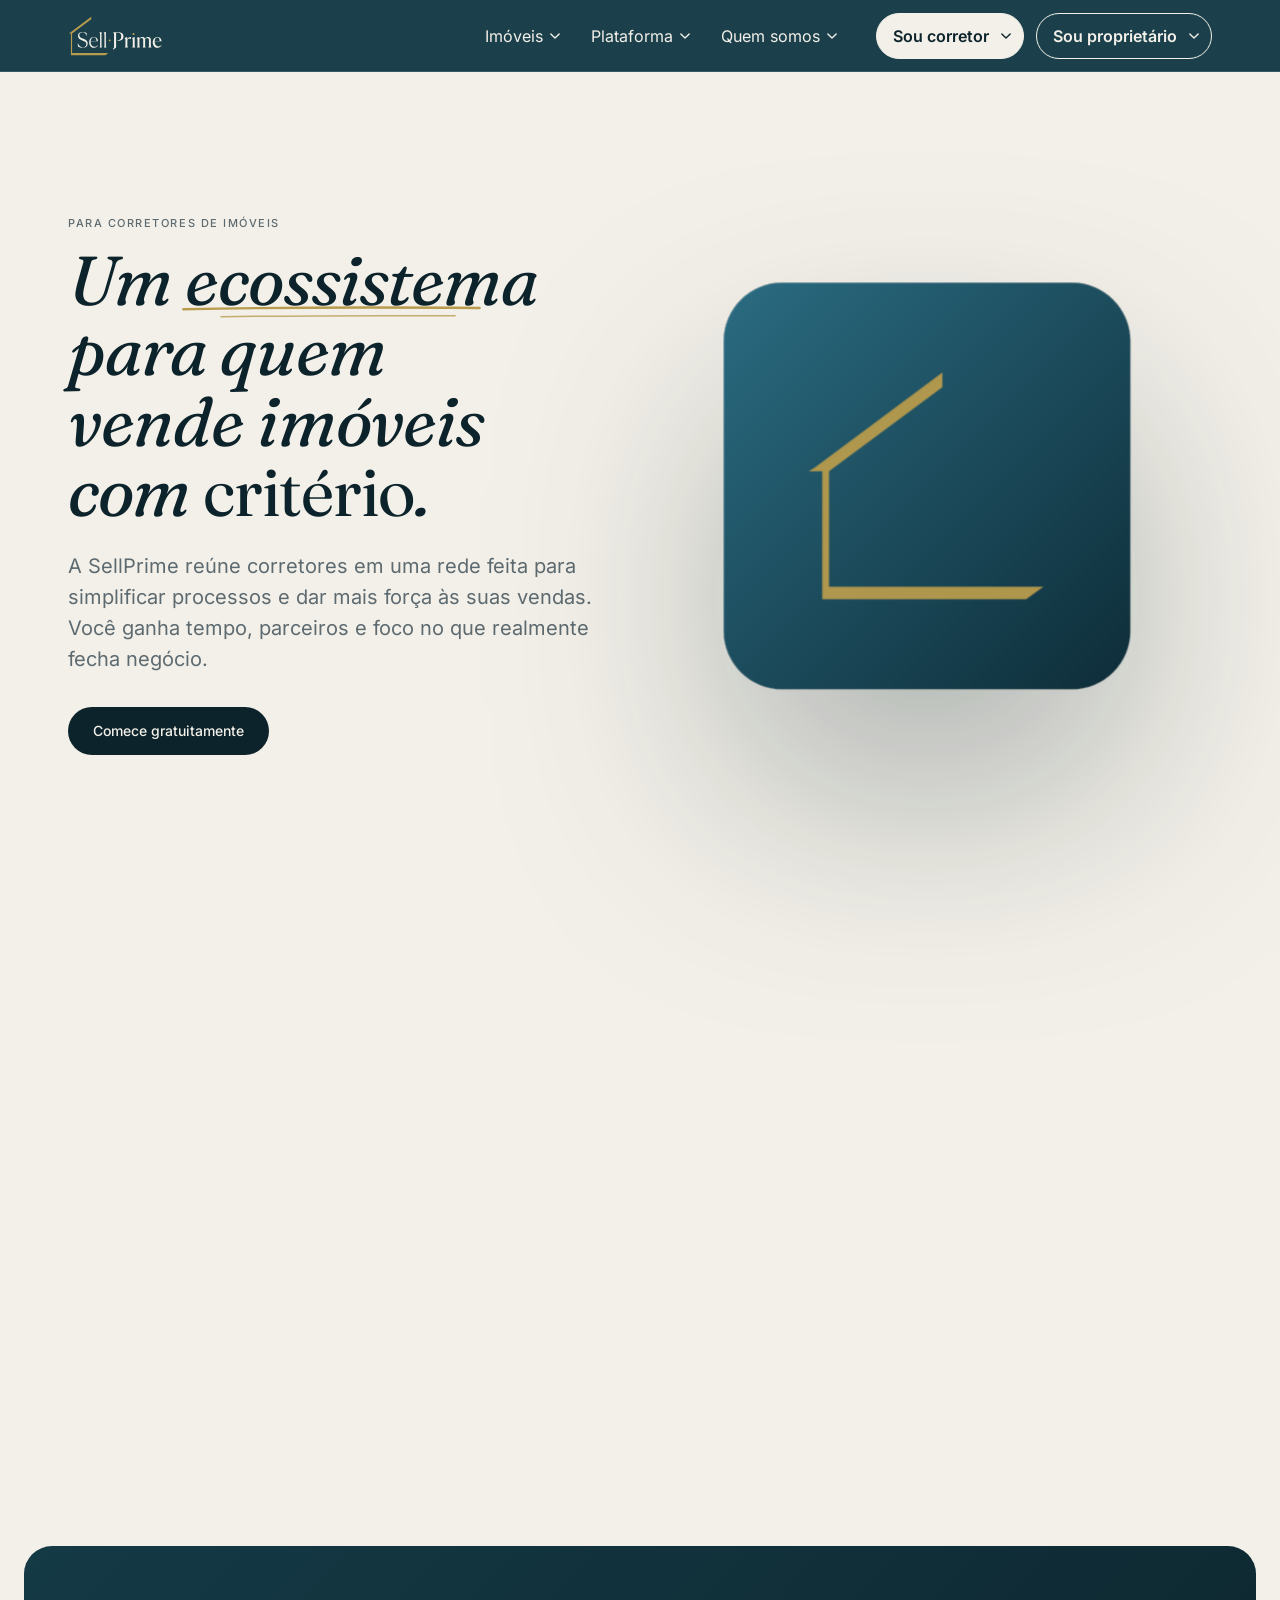
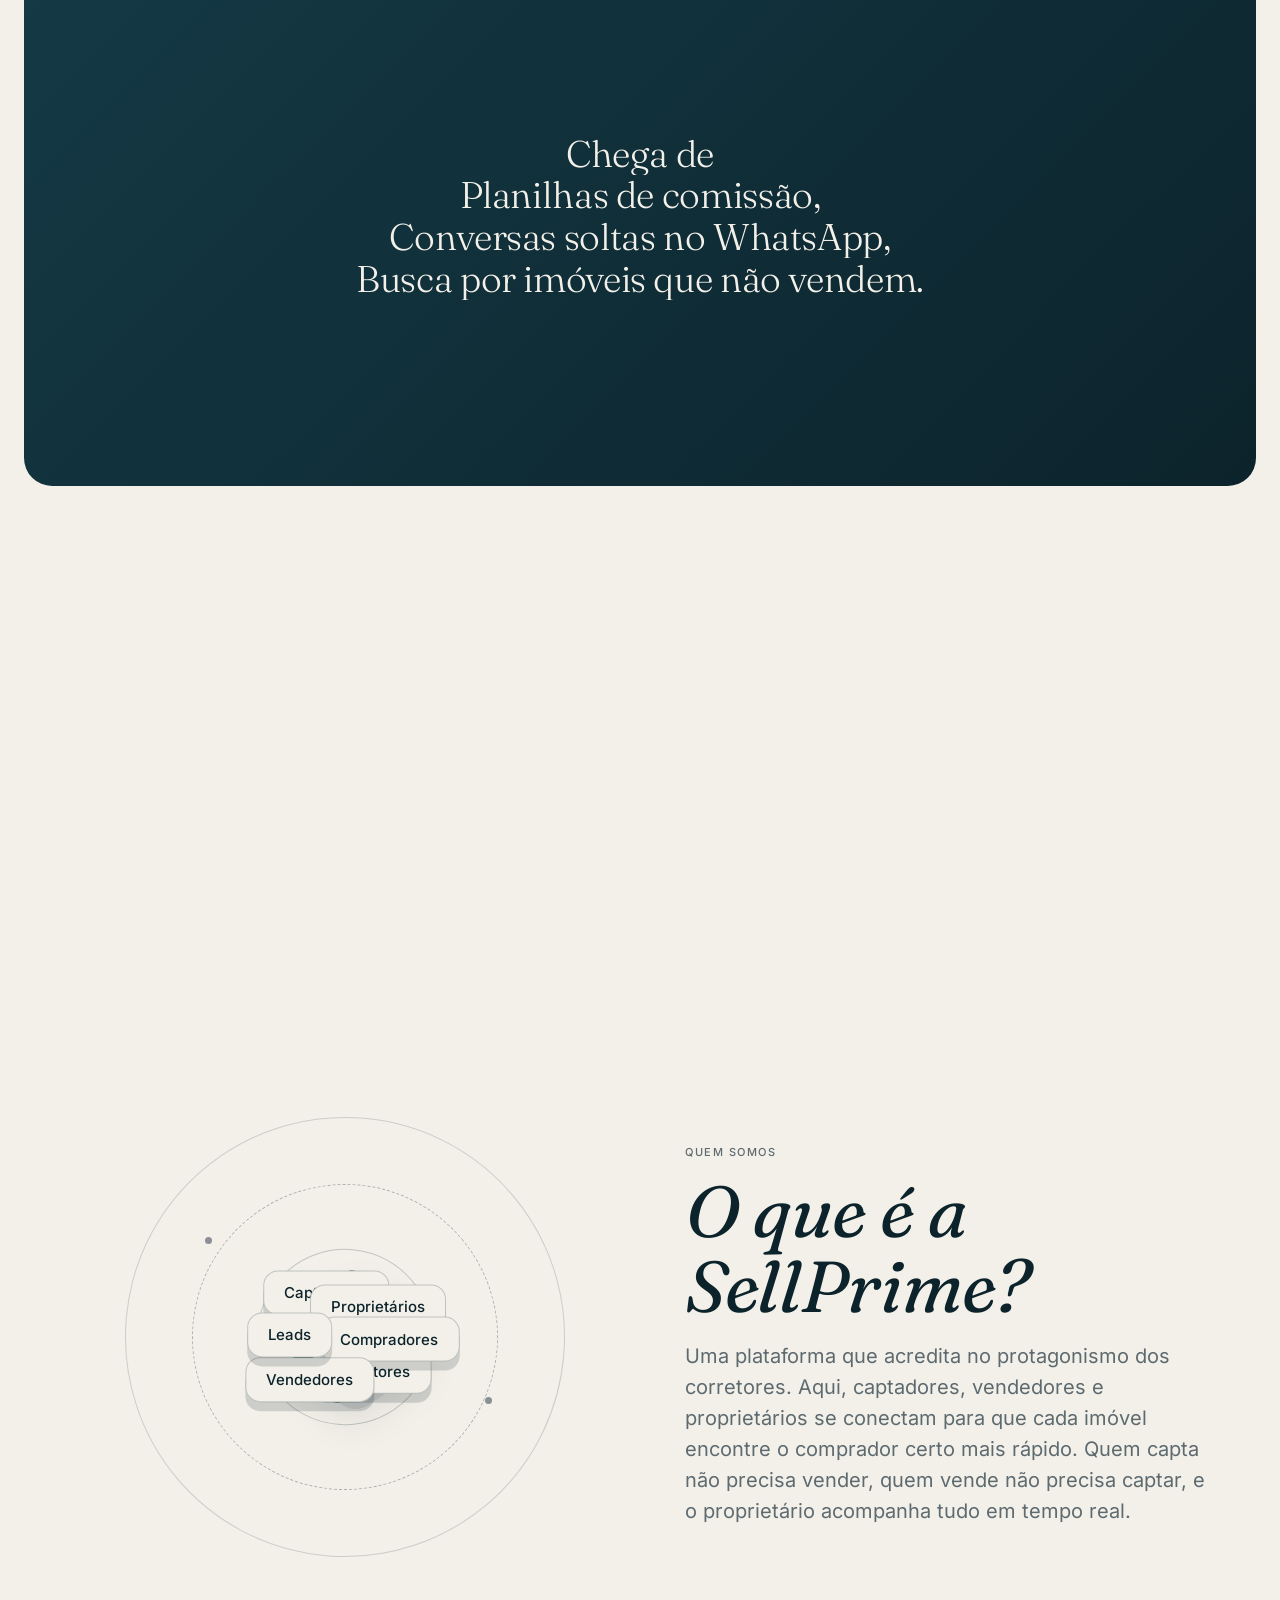
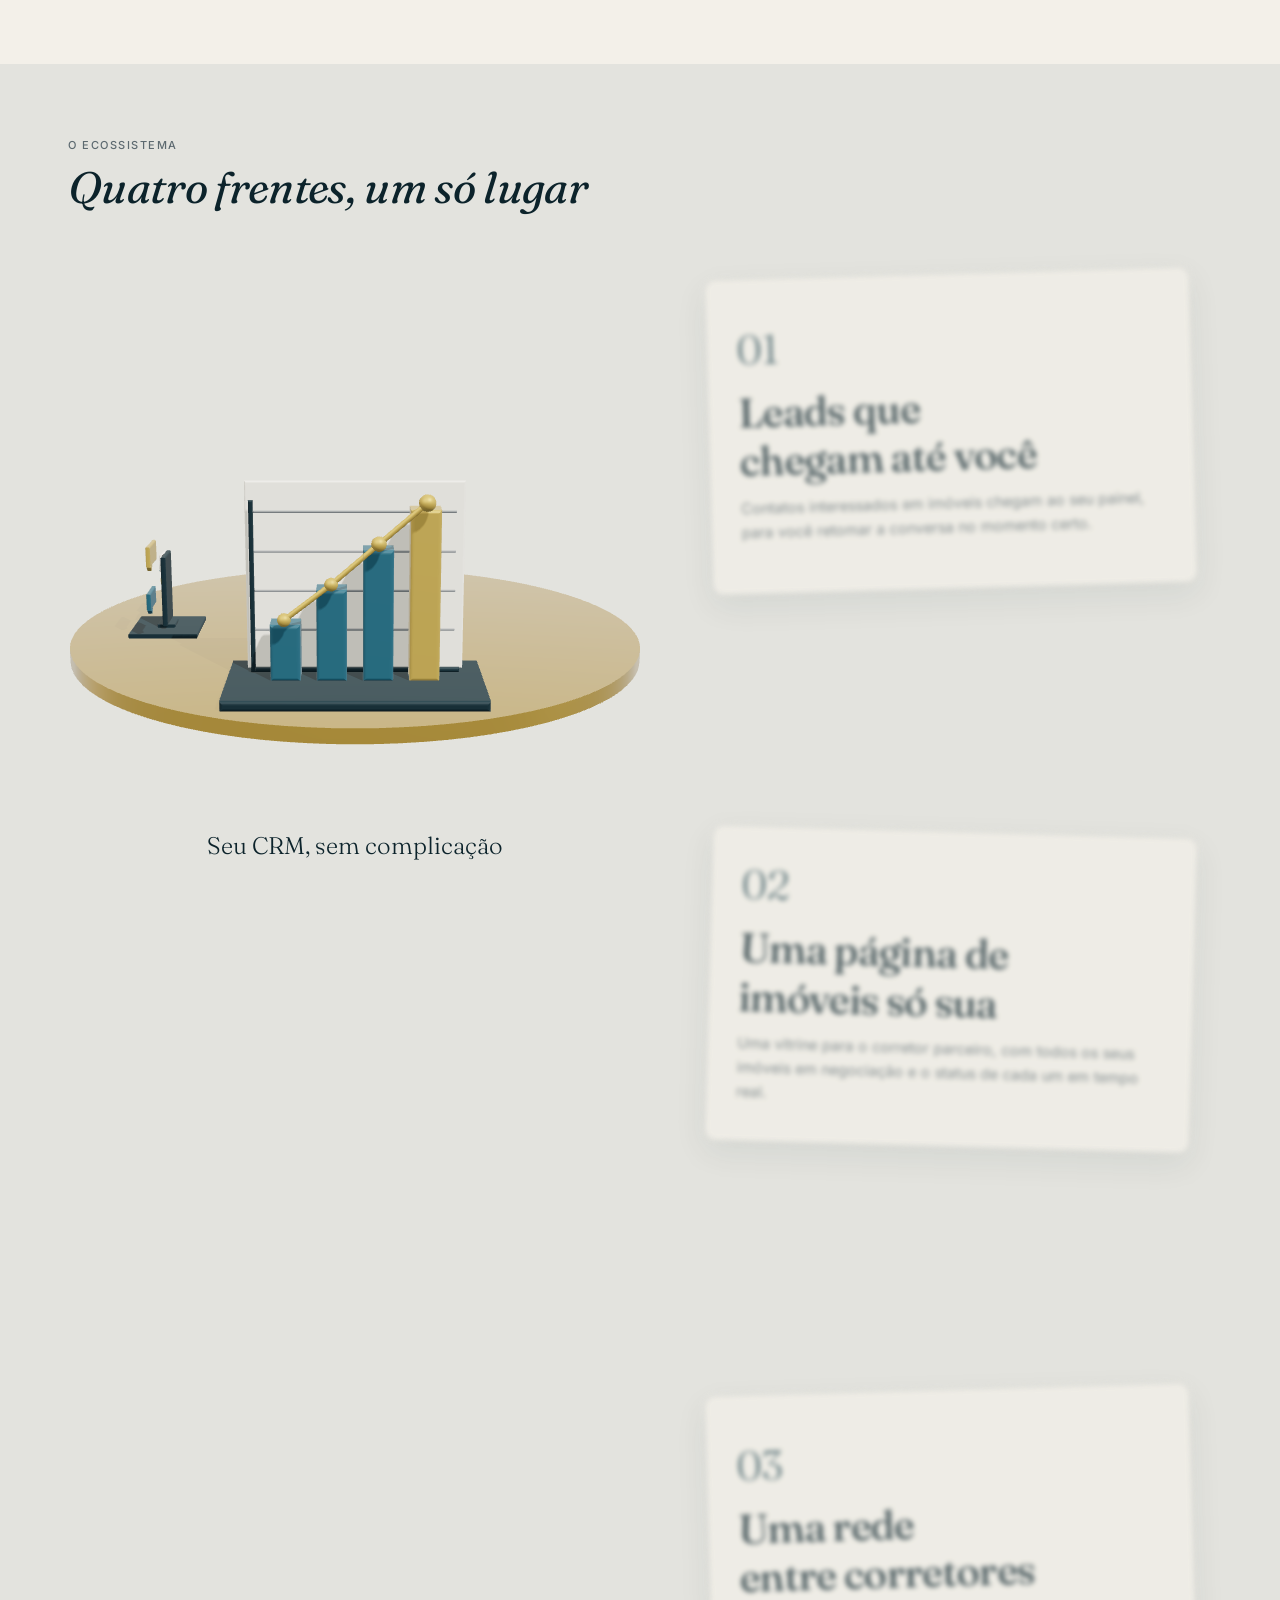
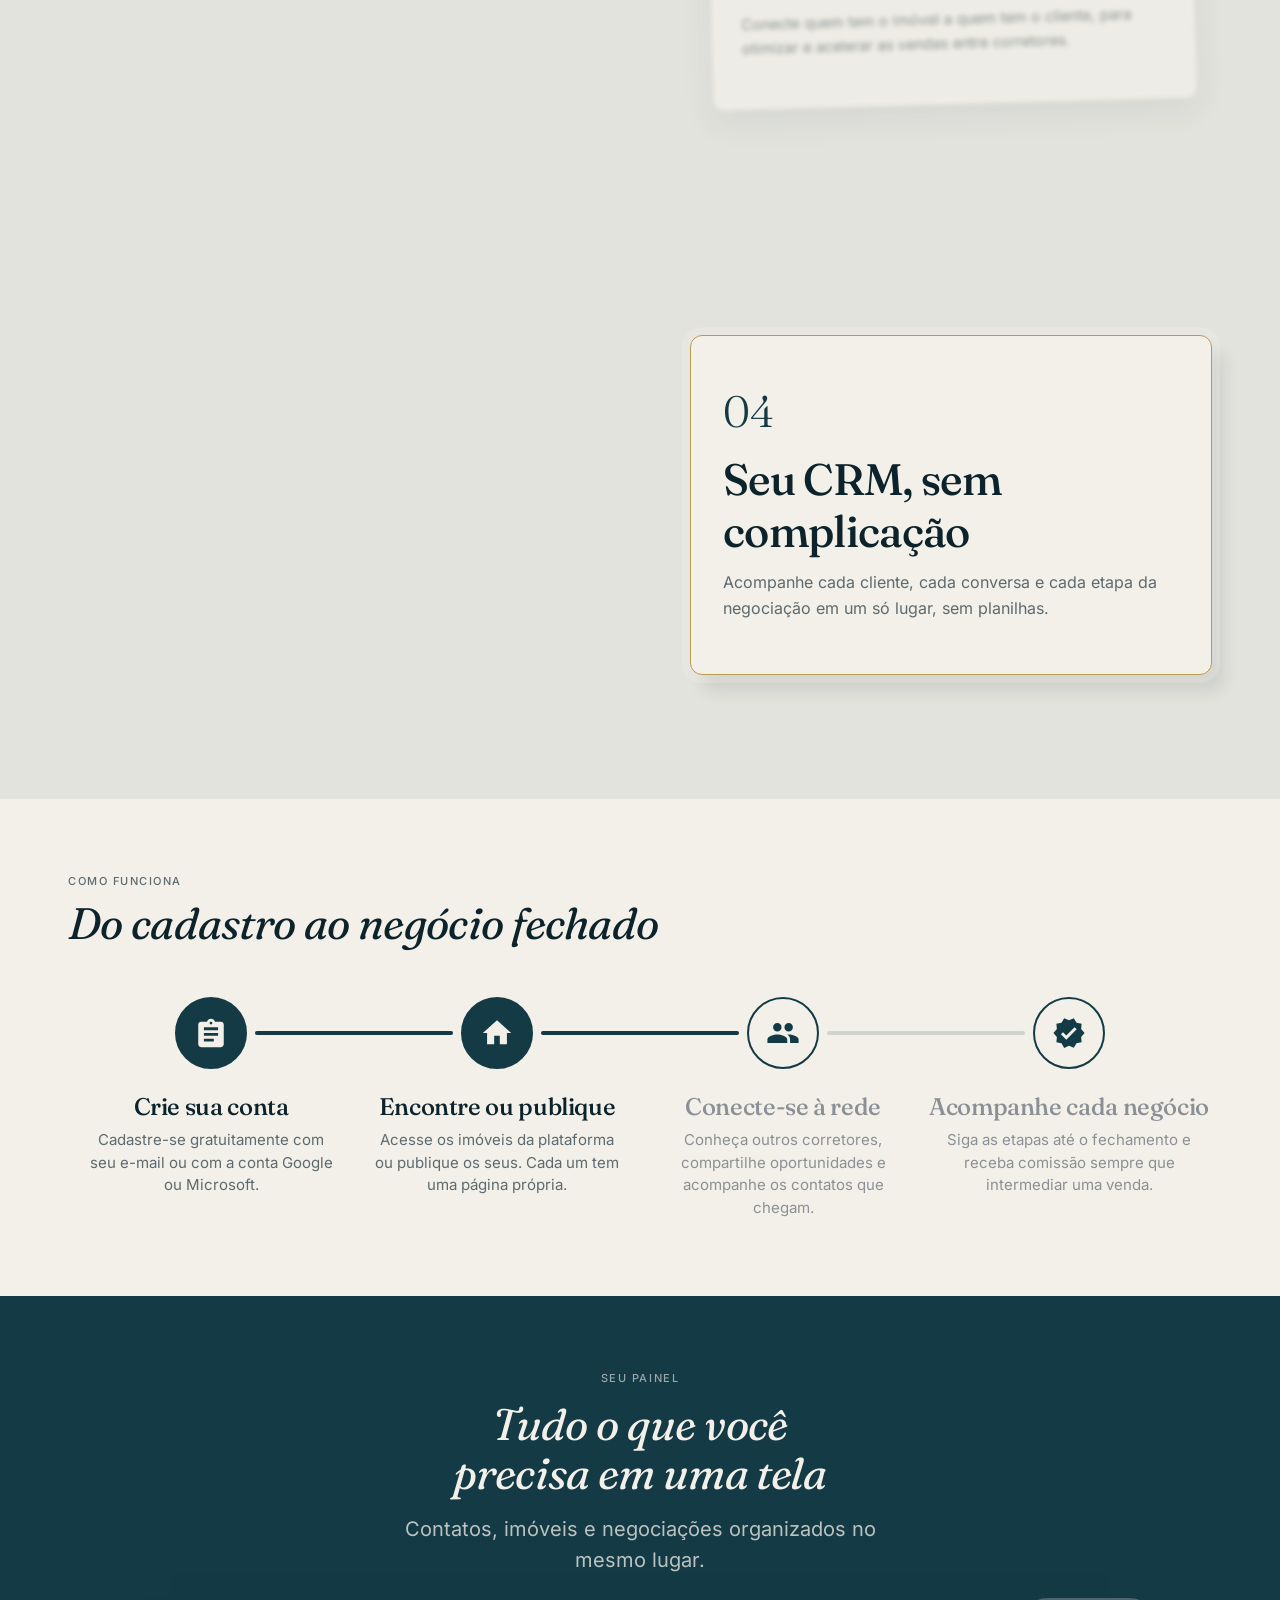
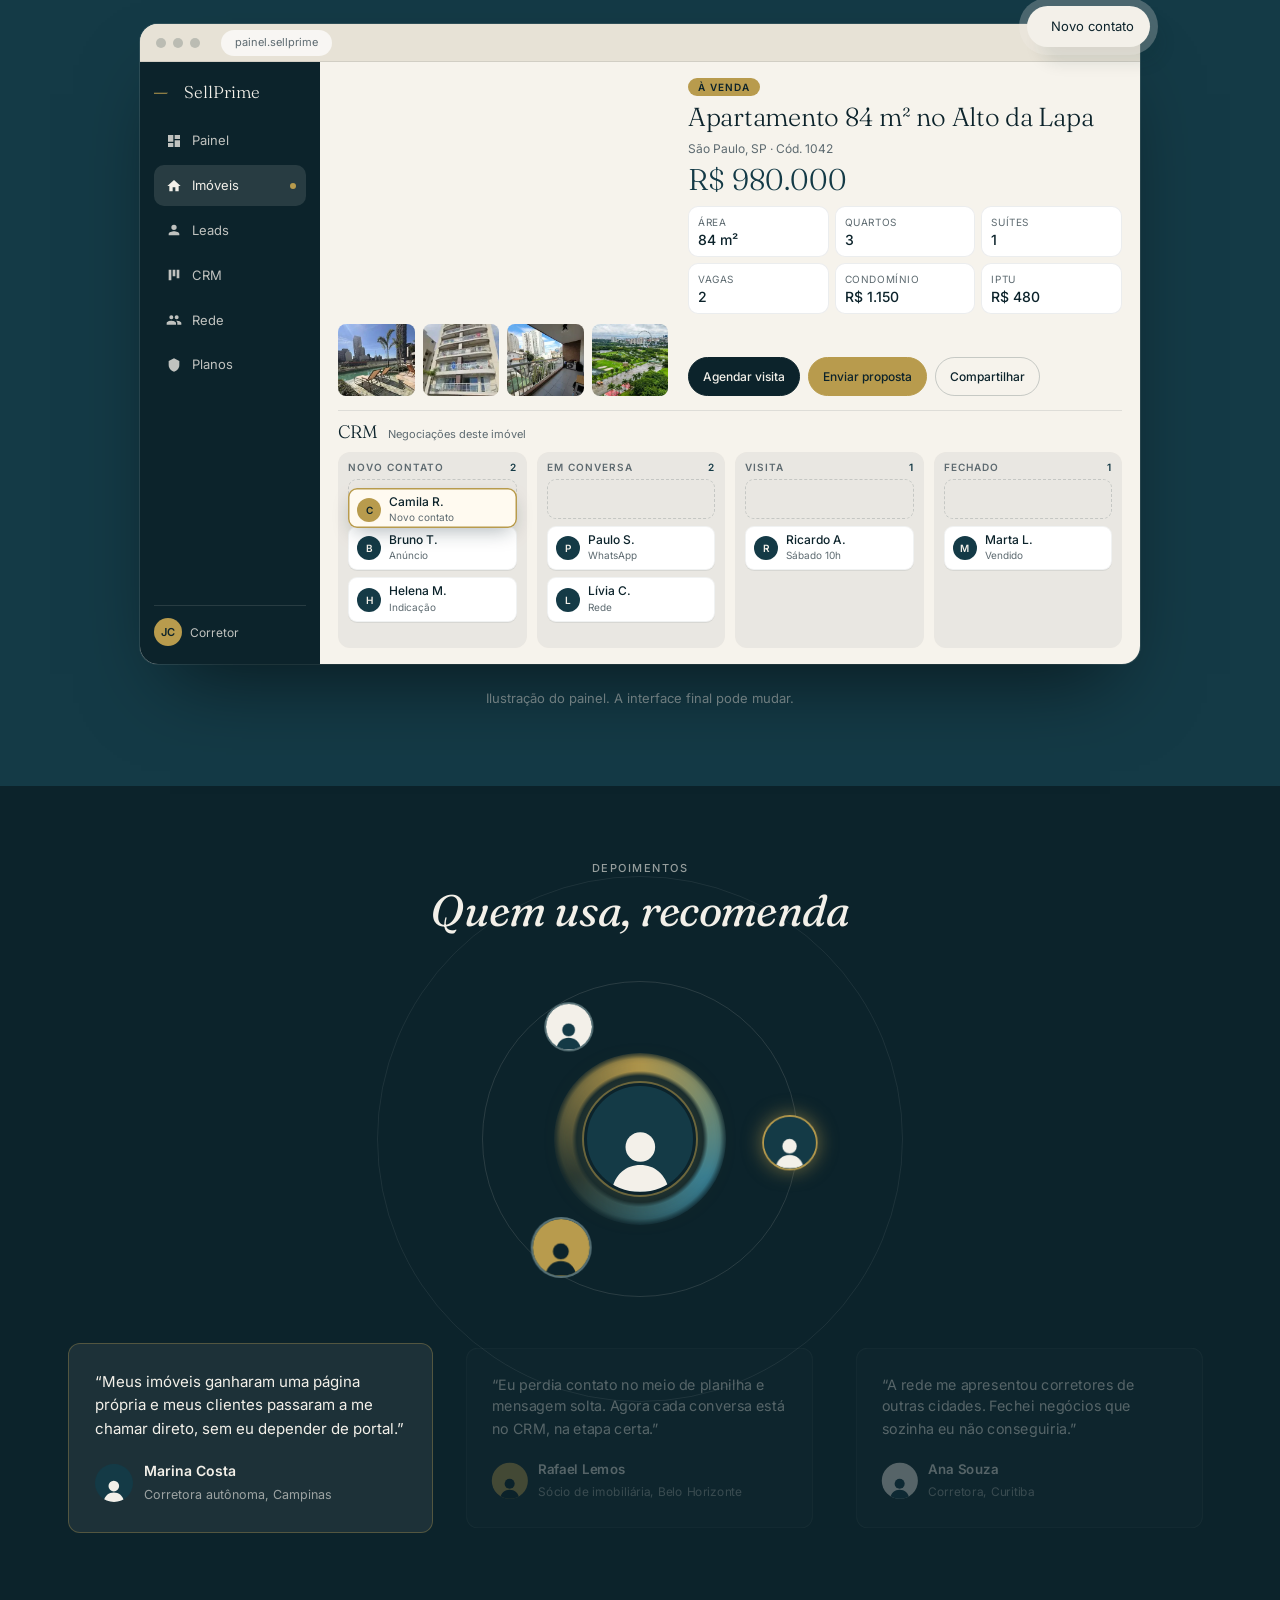
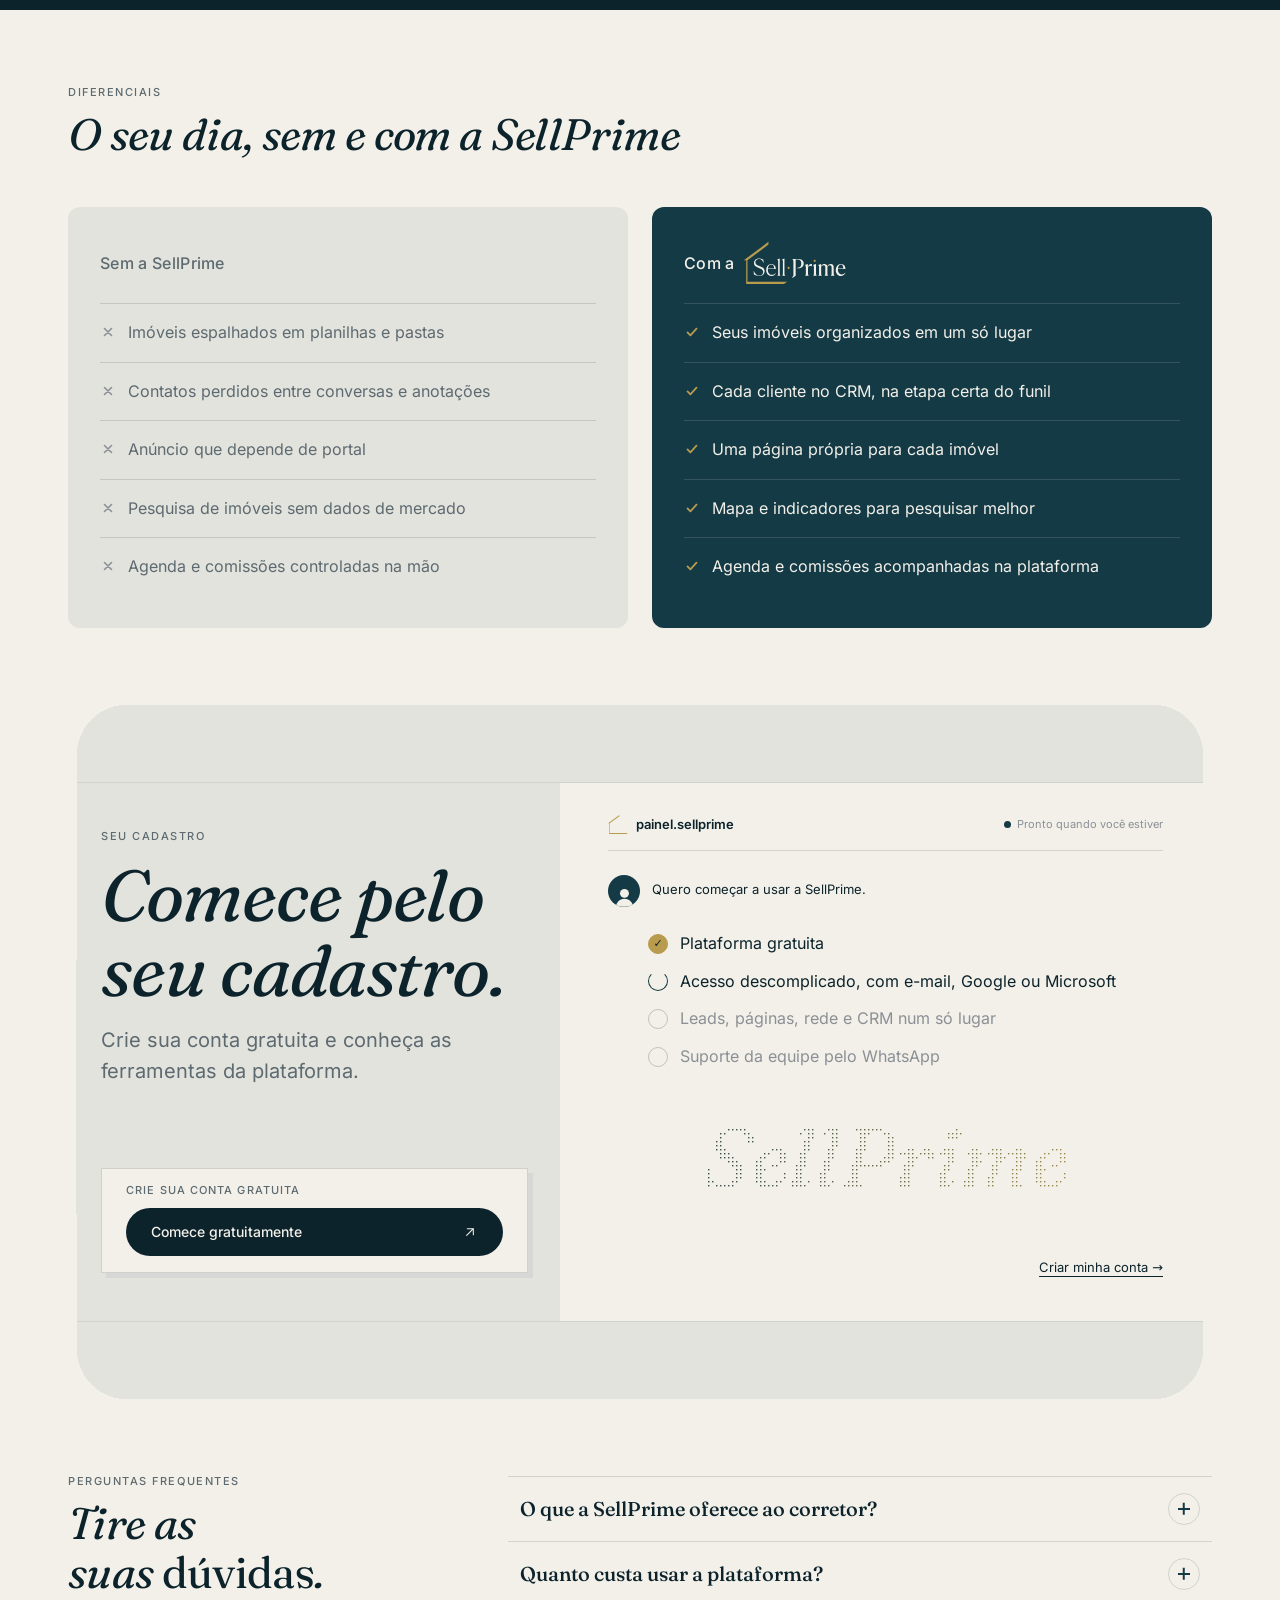
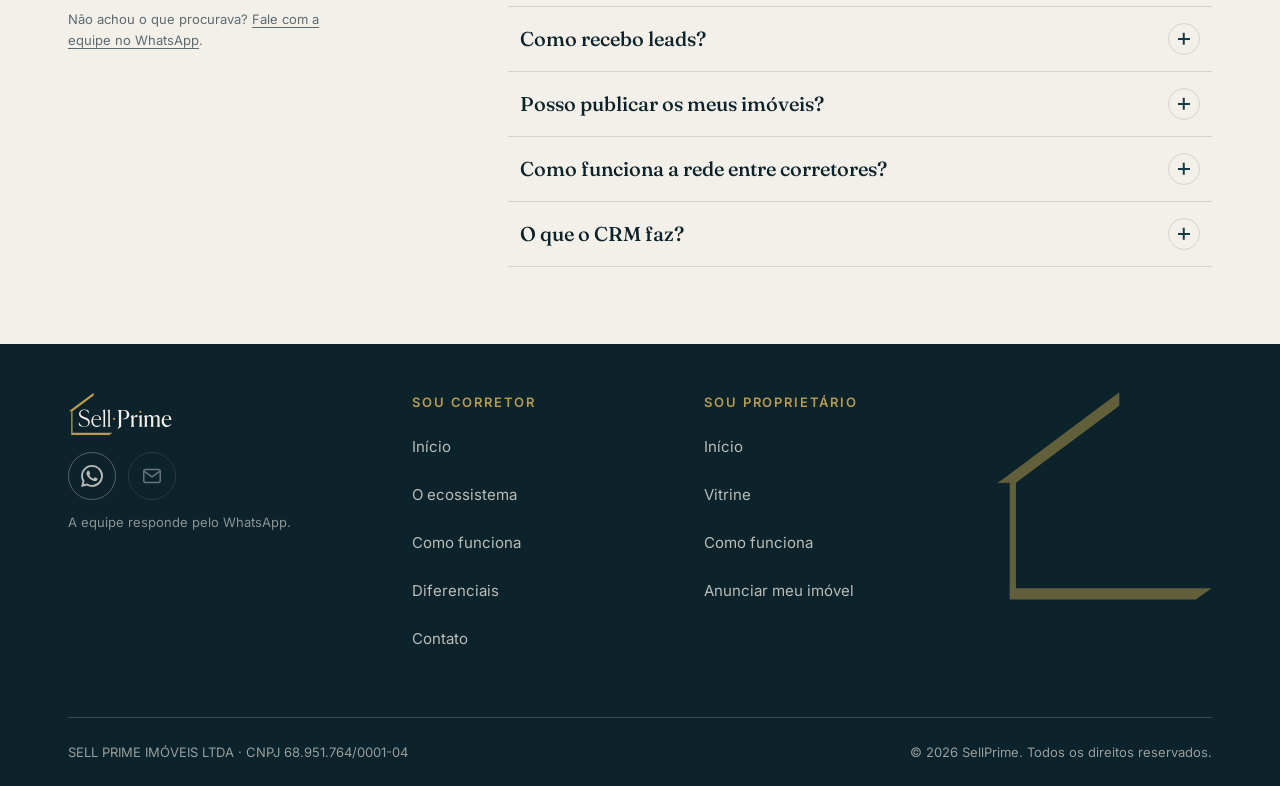
<file: corretor.html>
<!DOCTYPE html>
<html lang="pt-BR">
<head>
<meta charset="utf-8">
<meta name="robots" content="noindex,nofollow">
<meta name="viewport" content="width=device-width,initial-scale=1">
<title>SellPrime para corretores | Leads, páginas de imóveis, rede e CRM</title>
<meta name="description" content="A SellPrime reúne leads, páginas de imóveis, uma rede de corretores e CRM em um só lugar. Crie sua conta gratuita.">
<link rel="canonical" href="https://sellprimeimoveis.com.br/corretor.html">
<meta name="theme-color" content="#f3f0e9">
<meta property="og:type" content="website">
<meta property="og:locale" content="pt_BR">
<meta property="og:site_name" content="SellPrime">
<meta property="og:title" content="SellPrime para corretores">
<meta property="og:description" content="Leads, páginas de imóveis, rede de corretores e CRM em um só lugar.">
<meta property="og:url" content="https://sellprimeimoveis.com.br/corretor.html">
<meta name="twitter:card" content="summary">
<link rel="preload" href="assets/fonts/fraunces.woff2?v=1" as="font" type="font/woff2" crossorigin>
<link rel="preload" href="assets/fonts/fraunces-italic.woff2?v=1" as="font" type="font/woff2" crossorigin>
<link rel="icon" href="assets/img/marca/favicon.svg?v=1" type="image/svg+xml">
<link rel="icon" href="assets/img/marca/favicon-32.png?v=1" sizes="32x32" type="image/png">
<link rel="apple-touch-icon" href="assets/img/marca/apple-touch-icon.png?v=1">
<link rel="stylesheet" href="assets/css/design-system/tokens.css?v=5">
<link rel="stylesheet" href="assets/css/design-system/base.css?v=5">
<link rel="stylesheet" href="assets/css/site/header.css?v=6">
<link rel="stylesheet" href="assets/css/site/hero.css?v=14">
<link rel="stylesheet" href="assets/css/site/fone.css?v=14">
<link rel="stylesheet" href="assets/css/site/destaque.css?v=5">
<link rel="stylesheet" href="assets/css/site/oque.css?v=4">
<link rel="stylesheet" href="assets/css/site/frentes.css?v=5">
<link rel="stylesheet" href="assets/css/site/ecossistema.css?v=9">
<link rel="stylesheet" href="assets/css/site/passos.css?v=4">
<link rel="stylesheet" href="assets/css/site/painel.css?v=7">
<link rel="stylesheet" href="assets/css/site/depo.css?v=2">
<link rel="stylesheet" href="assets/css/site/comparativo.css?v=2">
<link rel="stylesheet" href="assets/css/site/contato.css?v=3">
<link rel="stylesheet" href="assets/css/site/frase.css?v=14">
<link rel="stylesheet" href="assets/css/site/convite.css?v=9">
<link rel="stylesheet" href="assets/css/site/faq.css?v=1">
<link rel="stylesheet" href="assets/css/site/footer.css?v=12">
<script>document.documentElement.classList.add('js')</script>
<script type="application/ld+json">{"@context":"https://schema.org","@type":"Organization","name":"SellPrime","legalName":"SELL PRIME IMÓVEIS LTDA","taxID":"68.951.764/0001-04"}</script>
</head>
<body>
<svg xmlns="http://www.w3.org/2000/svg" style="display:none" aria-hidden="true"><symbol id="sp-avatar" viewBox="0 0 24 24"><circle cx="12" cy="9" r="4.3" fill="currentColor"/><path d="M3.6 22c.9-5.2 4.3-7.8 8.4-7.8s7.5 2.6 8.4 7.8z" fill="currentColor"/></symbol><symbol id="sp-symbol" viewBox="100 100 300 290"><polygon fill="currentColor" points="129.64 368.73 129.64 226.93 268.81 123.66 268.81 105.56 114.29 220.56 104.74 227.23 121.28 226.93 121.28 384.1 371.76 384.1 392.97 368.73 129.64 368.73"/></symbol></svg>

<a class="skip" href="#conteudo">Ir para o conteúdo</a>

<!-- INICIO-CABECALHO -->
<header class="site-header" id="topo-header">
  <div class="wrap site-header__in">
    <a class="site-header__logo" href="index.html" aria-label="SellPrime, ir para a página inicial"><img class="logo-claro" src="assets/img/marca/logo-recorte-cream.svg" alt="SellPrime" width="95" height="40"><img class="logo-escuro" src="assets/img/marca/logo-recorte-petrol.svg" alt="" width="95" height="40"></a>
    <nav class="site-header__nav" aria-label="Principal">
      <ul class="nav">
        <li class="nav__grupo" data-pagina="index imovel">
          <a class="nav__link" href="index.html">Imóveis</a>
          <button class="nav__abre" type="button" aria-expanded="false" aria-controls="sub-imoveis" aria-label="Abrir submenu de Imóveis"><svg viewBox="0 0 12 8" aria-hidden="true"><path d="m1 1.5 5 5 5-5"/></svg></button>
          <div class="sub" id="sub-imoveis"><ul>
            <li><a href="index.html#topo"><b>Buscar imóveis</b><span>Por cidade, estado ou bairro</span></a></li>
            <li><a href="index.html#categorias"><b>Por tipo de imóvel</b><span>Apartamentos, casas, coberturas e mais</span></a></li>
            <li><a href="index.html#imoveis"><b>Em destaque</b><span>Imóveis escolhidos pela curadoria</span></a></li>
          </ul></div>
        </li>
        <li class="nav__grupo">
          <a class="nav__link" href="corretor.html#ecossistema">Plataforma</a>
          <button class="nav__abre" type="button" aria-expanded="false" aria-controls="sub-plataforma" aria-label="Abrir submenu de Plataforma"><svg viewBox="0 0 12 8" aria-hidden="true"><path d="m1 1.5 5 5 5-5"/></svg></button>
          <div class="sub" id="sub-plataforma"><ul>
            <li><a href="corretor.html#ecossistema"><b>Leads</b><span>Contatos interessados chegam ao seu painel</span></a></li>
            <li><a href="corretor.html#ecossistema"><b>Páginas de imóveis</b><span>Uma vitrine só sua, com o status de cada imóvel</span></a></li>
            <li><a href="corretor.html#ecossistema"><b>Rede de corretores</b><span>Quem tem o imóvel conectado a quem tem o cliente</span></a></li>
            <li><a href="corretor.html#ecossistema"><b>CRM</b><span>Cada cliente e cada etapa, sem planilhas</span></a></li>
          </ul></div>
        </li>
        <li class="nav__grupo">
          <a class="nav__link" href="index.html#quem-somos">Quem somos</a>
          <button class="nav__abre" type="button" aria-expanded="false" aria-controls="sub-quem-somos" aria-label="Abrir submenu de Quem somos"><svg viewBox="0 0 12 8" aria-hidden="true"><path d="m1 1.5 5 5 5-5"/></svg></button>
          <div class="sub" id="sub-quem-somos"><ul>
            <li><a href="index.html#quem-somos"><b>A SellPrime</b><span>Inteligência imobiliária em um só lugar</span></a></li>
            <li><a href="corretor.html#o-que-e"><b>Como conectamos pessoas</b><span>Proprietários, captadores, vendedores e compradores</span></a></li>
            <li><a href="#contato" data-whatsapp data-whatsapp-msg="geral"><b>Falar com a equipe</b><span>Chame no WhatsApp</span></a></li>
          </ul></div>
        </li>
        <li class="nav__grupo nav__grupo--perfil nav__grupo--cheio" data-pagina="corretor cadastro">
          <a class="nav__link" href="corretor.html">Sou corretor</a>
          <button class="nav__abre" type="button" aria-expanded="false" aria-controls="sub-corretor" aria-label="Abrir submenu de Sou corretor"><svg viewBox="0 0 12 8" aria-hidden="true"><path d="m1 1.5 5 5 5-5"/></svg></button>
          <div class="sub sub--dir" id="sub-corretor"><ul>
            <li><a href="corretor.html#ecossistema"><b>A plataforma</b><span>Tudo o que o corretor tem em um só lugar</span></a></li>
            <li><a href="corretor.html#como-funciona"><b>Como funciona</b><span>O passo a passo da plataforma</span></a></li>
            <li><a href="corretor.html#diferenciais"><b>Diferenciais</b><span>O seu dia, sem e com a SellPrime</span></a></li>
          </ul></div>
        </li>
        <li class="nav__grupo nav__grupo--perfil" data-pagina="proprietario">
          <a class="nav__link" href="proprietario.html">Sou proprietário</a>
          <button class="nav__abre" type="button" aria-expanded="false" aria-controls="sub-proprietario" aria-label="Abrir submenu de Sou proprietário"><svg viewBox="0 0 12 8" aria-hidden="true"><path d="m1 1.5 5 5 5-5"/></svg></button>
          <div class="sub sub--dir" id="sub-proprietario"><ul>
            <li><a href="proprietario.html#vitrine"><b>Vitrine</b><span>Como o seu imóvel aparece</span></a></li>
            <li><a href="proprietario.html#como-funciona"><b>Como funciona</b><span>Os passos até o anúncio</span></a></li>
            <li><a href="proprietario.html#anunciar"><b>Anunciar meu imóvel</b><span>Fale com a equipe</span></a></li>
          </ul></div>
        </li>
      </ul>
    </nav>
    <button class="menu-btn" type="button" aria-expanded="false" aria-controls="menu-painel" aria-label="Abrir menu"><span></span><span></span></button>
  </div>
</header>
<div class="menu-painel" id="menu-painel" hidden>
  <nav class="menu-painel__nav" aria-label="Principal">
    <div class="mp" data-pagina="index imovel"><a class="mp__titulo" href="index.html">Imóveis</a><ul>
      <li><a href="index.html#topo">Buscar imóveis</a></li><li><a href="index.html#categorias">Por tipo de imóvel</a></li><li><a href="index.html#imoveis">Em destaque</a></li>
    </ul></div>
    <div class="mp"><a class="mp__titulo" href="corretor.html#ecossistema">Plataforma</a><ul>
      <li><a href="corretor.html#ecossistema">Leads</a></li><li><a href="corretor.html#ecossistema">Páginas de imóveis</a></li><li><a href="corretor.html#ecossistema">Rede de corretores</a></li><li><a href="corretor.html#ecossistema">CRM</a></li>
    </ul></div>
    <div class="mp"><a class="mp__titulo" href="index.html#quem-somos">Quem somos</a><ul>
      <li><a href="index.html#quem-somos">A SellPrime</a></li><li><a href="corretor.html#o-que-e">Como conectamos pessoas</a></li><li><a href="#contato" data-whatsapp data-whatsapp-msg="geral">Falar com a equipe</a></li>
    </ul></div>
    <div class="mp" data-pagina="corretor cadastro"><a class="mp__titulo" href="corretor.html">Sou corretor</a><ul>
      <li><a href="corretor.html#ecossistema">A plataforma</a></li><li><a href="corretor.html#como-funciona">Como funciona</a></li><li><a href="corretor.html#diferenciais">Diferenciais</a></li>
    </ul></div>
    <div class="mp" data-pagina="proprietario"><a class="mp__titulo" href="proprietario.html">Sou proprietário</a><ul>
      <li><a href="proprietario.html#vitrine">Vitrine</a></li><li><a href="proprietario.html#como-funciona">Como funciona</a></li><li><a href="proprietario.html#anunciar">Anunciar meu imóvel</a></li>
    </ul></div>
  </nav>
</div>
<!-- FIM-CABECALHO -->

<main id="conteudo">

<!-- 1. HERO -->
<section class="hero" id="topo" aria-labelledby="hero-titulo">
  <div class="hero-pin">
    <div class="wrap hero-grid">
      <div class="hero-text" id="hero-text">
        <p class="eyebrow hero-eyebrow">Para corretores de imóveis</p>
        <h1 class="h1" id="hero-titulo">Um <span class="hl" id="hl">ecossistema<svg class="hl__sub" viewBox="0 0 300 30" preserveAspectRatio="none" aria-hidden="true"><path pathLength="1" d="M2 9 C 90 6, 210 6, 298 8"/><path pathLength="1" d="M34 20 C 110 18, 200 18, 268 19"/></svg></span> para quem vende imóveis com <em>critério</em>.</h1>
        <p class="lead">A SellPrime reúne corretores em uma rede feita para simplificar processos e dar mais força às suas vendas. Você ganha tempo, parceiros e foco no que realmente fecha negócio.</p>
        <div class="hero-actions">
          <a class="btn" href="cadastro.html">Comece gratuitamente</a>
        </div>
      </div>
      <div class="hero-stage" id="hero-stage">
        <div class="hero-visual">
          <svg class="hero-fallback" role="img" aria-label="Símbolo da SellPrime, uma casa em linha"><use href="#sp-symbol"/></svg>
          <canvas class="hero-canvas" id="hero-canvas" aria-hidden="true"></canvas>
          <div class="fone" id="fone" role="img" aria-label="Aplicativo da SellPrime em um iPhone: uma lista de imóveis com selos de vendida, em negociação e inativo">
          <div class="fone__corpo"><div class="fone__tela">
            <span class="fone__ilha"></span>
            <div class="fone__status"><b>9:41</b><span class="fone__sinais"><svg viewBox="0 0 18 12"><rect x="0" y="8" width="3" height="4" rx="1"/><rect x="5" y="5" width="3" height="7" rx="1"/><rect x="10" y="2.5" width="3" height="9.5" rx="1"/><rect x="15" y="0" width="3" height="12" rx="1"/></svg><svg viewBox="0 0 26 12"><rect x=".5" y=".5" width="22" height="11" rx="3.2" fill="none" stroke="currentColor" opacity=".5"/><rect x="2" y="2" width="17" height="8" rx="2"/><rect x="24" y="4" width="2" height="4" rx="1" opacity=".5"/></svg></span></div>
            <div class="app">
              <div class="app__topo"><svg><use href="#sp-symbol"/></svg><b>Meus imóveis</b></div>
              <div class="app__janela"><div class="app__lista" id="app-lista">
          <div class="tile tile--v tile--azul"><span class="tile__arte"><svg><use href="#sp-symbol"/></svg></span><span class="fita"><svg viewBox="0 0 16 16" aria-hidden="true"><circle cx="8" cy="8" r="7.5" fill="#fff"/><path d="M4.5 8.2l2.4 2.4 4.6-5" fill="none" stroke="#143a46" stroke-width="2" stroke-linecap="round" stroke-linejoin="round"/></svg><b>Vendida</b></span></div>
          <div class="tile tile--n tile--branco"><span class="tile__arte"><svg><use href="#sp-symbol"/></svg></span><span class="fita"><svg viewBox="0 0 16 16" aria-hidden="true"><path d="M4 1.8h8M4 14.2h8M5 1.8c0 3.2 3 3.6 3 6.2s-3 3-3 6.2M11 1.8c0 3.2-3 3.6-3 6.2s3 3 3 6.2" fill="none" stroke="#fff" stroke-width="1.5" stroke-linecap="round"/></svg><b>Em negociação</b></span></div>
          <div class="tile tile--i tile--branco"><span class="tile__arte"><svg><use href="#sp-symbol"/></svg></span><span class="fita"><b>Inativo</b></span></div>
          <div class="tile tile--v tile--azul"><span class="tile__arte"><svg><use href="#sp-symbol"/></svg></span><span class="fita"><svg viewBox="0 0 16 16" aria-hidden="true"><circle cx="8" cy="8" r="7.5" fill="#fff"/><path d="M4.5 8.2l2.4 2.4 4.6-5" fill="none" stroke="#143a46" stroke-width="2" stroke-linecap="round" stroke-linejoin="round"/></svg><b>Vendida</b></span></div>
          <div class="tile tile--v tile--azul" id="tile-casa" data-casa><span class="tile__arte"><svg><use href="#sp-symbol"/></svg></span><img class="tile__foto" alt="" width="140" height="140" decoding="async"><span class="fita"><svg viewBox="0 0 16 16" aria-hidden="true"><circle cx="8" cy="8" r="7.5" fill="#fff"/><path d="M4.5 8.2l2.4 2.4 4.6-5" fill="none" stroke="#143a46" stroke-width="2" stroke-linecap="round" stroke-linejoin="round"/></svg><b>Vendida</b></span></div>
          <div class="tile tile--n tile--branco"><span class="tile__arte"><svg><use href="#sp-symbol"/></svg></span><span class="fita"><svg viewBox="0 0 16 16" aria-hidden="true"><path d="M4 1.8h8M4 14.2h8M5 1.8c0 3.2 3 3.6 3 6.2s-3 3-3 6.2M11 1.8c0 3.2-3 3.6-3 6.2s3 3 3 6.2" fill="none" stroke="#fff" stroke-width="1.5" stroke-linecap="round"/></svg><b>Em negociação</b></span></div>
          <div class="tile tile--v tile--branco"><span class="tile__arte"><svg><use href="#sp-symbol"/></svg></span><span class="fita"><svg viewBox="0 0 16 16" aria-hidden="true"><circle cx="8" cy="8" r="7.5" fill="#fff"/><path d="M4.5 8.2l2.4 2.4 4.6-5" fill="none" stroke="#143a46" stroke-width="2" stroke-linecap="round" stroke-linejoin="round"/></svg><b>Vendida</b></span></div>
          <div class="tile tile--i tile--azul"><span class="tile__arte"><svg><use href="#sp-symbol"/></svg></span><span class="fita"><b>Inativo</b></span></div>
          <div class="tile tile--n tile--azul"><span class="tile__arte"><svg><use href="#sp-symbol"/></svg></span><span class="fita"><svg viewBox="0 0 16 16" aria-hidden="true"><path d="M4 1.8h8M4 14.2h8M5 1.8c0 3.2 3 3.6 3 6.2s-3 3-3 6.2M11 1.8c0 3.2-3 3.6-3 6.2s3 3 3 6.2" fill="none" stroke="#fff" stroke-width="1.5" stroke-linecap="round"/></svg><b>Em negociação</b></span></div>
          <div class="tile tile--v tile--branco"><span class="tile__arte"><svg><use href="#sp-symbol"/></svg></span><span class="fita"><svg viewBox="0 0 16 16" aria-hidden="true"><circle cx="8" cy="8" r="7.5" fill="#fff"/><path d="M4.5 8.2l2.4 2.4 4.6-5" fill="none" stroke="#143a46" stroke-width="2" stroke-linecap="round" stroke-linejoin="round"/></svg><b>Vendida</b></span></div>
              </div></div>
            </div>
            <span class="fone__home"></span>
          </div></div>
        </div>
        </div>
      </div>
    </div>
  </div>
</section>

<!-- 2. FRASE EM PALCO FIXO (as palavras de ligação somem e sobram as palavras-chave) -->
<section class="frase" aria-label="O que a SellPrime muda no seu dia">
  <div class="frase__palco">
    <div class="wrap">
      <div class="frase__txt">
        <p class="frase__b frase__b1">
          <span class="frase__l"><span class="frase__f">Chega de</span></span>
          <span class="frase__l"><span class="frase__f">Planilhas de comissão,</span></span>
          <span class="frase__l"><span class="frase__f">Conversas soltas no WhatsApp,</span></span>
          <span class="frase__l"><span class="frase__f">Busca por imóveis que não vendem.</span></span>
        </p>
        <p class="frase__b frase__b2">
          <span class="frase__l"><span class="frase__f">Com a </span><span class="frase__marca" role="img" aria-label="SellPrime"><img src="assets/img/marca/logo-palavra-cream.svg" alt="" width="618" height="142" decoding="async"></span></span>
          <span class="frase__l" data-vazia2><span class="frase__f">você tem </span><b class="frase__k2 frase__k2--d">foco</b><span class="frase__f"> em</span></span>
          <span class="frase__l"><b class="frase__k2">atendimento de </b><b class="frase__hl" data-hl="q">qualidade</b></span>
          <span class="frase__l"><span class="frase__f">e </span><b class="frase__k2">mais </b><b class="frase__hl" data-hl="n">negócios</b><b class="frase__k2"> fechados</b><span class="frase__f">.</span></span>
        </p>
      </div>
    </div>
    <div class="frase__eq" aria-hidden="true">
      <span class="frase__hl frase__eq-n">negócios</span><b class="frase__eq-s frase__eq-mais">+</b><span class="frase__hl frase__eq-q">qualidade</span>
      <span class="frase__eq-fim"><b class="frase__eq-s frase__eq-ig">=</b><span class="frase__marca frase__eq-logo"><img src="assets/img/marca/logo-palavra-cream.svg" alt="" width="618" height="142" decoding="async"><img class="frase__casa" src="assets/img/marca/logo-casa-cream.svg" alt="" width="289" height="280" decoding="async"></span></span>
    </div>
  </div>
</section>

<!-- 3. O QUE É SellPrime (órbita) -->
<section class="section oque" id="o-que-e" aria-labelledby="oque-titulo">
  <div class="wrap oque__grid">
    <div class="orbita" id="orbita" aria-hidden="true">
      <div class="orbita__aneis"></div>
      <span class="orbita__ponto orbita__ponto--a"></span><span class="orbita__ponto orbita__ponto--b"></span>
      <div class="orbita__centro"><svg><use href="#sp-symbol"/></svg></div>
      <span class="no" style="--l:24%;--t:14%">Captadores</span>
      <span class="no" style="--l:60%;--t:24%">Proprietários</span>
      <span class="no" style="--l:57%;--t:70%">Corretores</span>
      <span class="no" style="--l:68%;--t:47%">Compradores</span>
      <span class="no" style="--l:12%;--t:76%">Vendedores</span>
      <span class="no" style="--l:2%;--t:44%">Leads</span>
    </div>
    <div class="oque__texto reveal" style="--d:100ms">
      <p class="eyebrow">Quem somos</p>
      <h2 class="h3" id="oque-titulo">O que é a SellPrime?</h2>
      <p class="lead">Uma plataforma que acredita no protagonismo dos corretores. Aqui, captadores, vendedores e proprietários se conectam para que cada imóvel encontre o comprador certo mais rápido. Quem capta não precisa vender, quem vende não precisa captar, e o proprietário acompanha tudo em tempo real.</p>
    </div>
  </div>
</section>

<!-- 4. AS 4 FRENTES (3D, acompanha a rolagem) -->
<section class="section eco" id="ecossistema" aria-labelledby="eco-titulo">
  <div class="wrap">
    <header class="frentes__head reveal">
      <p class="eyebrow">O ecossistema</p>
      <h2 class="h3" id="eco-titulo">Quatro frentes, um só lugar</h2>
    </header>
    <div class="eco__grid">
      <div class="eco__stage" id="eco-stage" aria-hidden="true">
        <canvas id="eco-canvas"></canvas>
        <p class="eco__label" id="eco-label"></p>
      </div>
      <ol class="eco__list" id="eco-list">
        <li class="eco__item" style="--i:0">
          <article class="card" data-i="0">
            <span class="card__num">01</span>
            <h3 class="h4">Leads que chegam até você</h3>
            <p>Contatos interessados em imóveis chegam ao seu painel, para você retomar a conversa no momento certo.</p>
          </article>
        </li>
        <li class="eco__item" style="--i:1">
          <article class="card" data-i="1">
            <span class="card__num">02</span>
            <h3 class="h4">Uma página de imóveis só sua</h3>
            <p>Uma vitrine para o corretor parceiro, com todos os seus imóveis em negociação e o status de cada um em tempo real.</p>
          </article>
        </li>
        <li class="eco__item" style="--i:2">
          <article class="card" data-i="2">
            <span class="card__num">03</span>
            <h3 class="h4">Uma rede entre corretores</h3>
            <p>Conecte quem tem o imóvel a quem tem o cliente, para otimizar e acelerar as vendas entre corretores.</p>
          </article>
        </li>
        <li class="eco__item" style="--i:3">
          <article class="card" data-i="3">
            <span class="card__num">04</span>
            <h3 class="h4">Seu CRM, sem complicação</h3>
            <p>Acompanhe cada cliente, cada conversa e cada etapa da negociação em um só lugar, sem planilhas.</p>
          </article>
          
        </li>
      </ol>
    </div>
  </div>
</section>

<!-- 5. PASSO A PASSO -->
<section class="section passos" id="como-funciona" aria-labelledby="passos-titulo">
  <div class="wrap">
    <header class="passos__head reveal">
      <p class="eyebrow">Como funciona</p>
      <h2 class="h3" id="passos-titulo">Do cadastro ao negócio fechado</h2>
    </header>
    <ol class="passos__lista" id="passos-lista">
      <li class="passo">
        <span class="passo__no"><svg viewBox="0 0 34 34" aria-hidden="true"><path fill="currentColor" d="M26.9167 5.66683H20.995C20.4 4.0235 18.8417 2.8335 17 2.8335C15.1583 2.8335 13.6 4.0235 13.005 5.66683H7.08333C5.525 5.66683 4.25 6.94183 4.25 8.50016V28.3335C4.25 29.8918 5.525 31.1668 7.08333 31.1668H26.9167C28.475 31.1668 29.75 29.8918 29.75 28.3335V8.50016C29.75 6.94183 28.475 5.66683 26.9167 5.66683ZM17 5.66683C17.7792 5.66683 18.4167 6.30433 18.4167 7.0835C18.4167 7.86266 17.7792 8.50016 17 8.50016C16.2208 8.50016 15.5833 7.86266 15.5833 7.0835C15.5833 6.30433 16.2208 5.66683 17 5.66683ZM19.8333 25.5002H9.91667V22.6668H19.8333V25.5002ZM24.0833 19.8335H9.91667V17.0002H24.0833V19.8335ZM24.0833 14.1668H9.91667V11.3335H24.0833V14.1668Z"/></svg></span>
        <div class="passo__txt"><h3 class="h4">Crie sua conta</h3><p>Cadastre-se gratuitamente com seu e-mail ou com a conta Google ou Microsoft.</p></div>
      </li>
      <li class="passo">
        <span class="passo__no"><svg viewBox="0 0 24 24" aria-hidden="true"><path fill="currentColor" d="M10 20v-6h4v6h5v-8h3L12 3 2 12h3v8z"/></svg></span>
        <div class="passo__txt"><h3 class="h4">Encontre ou publique</h3><p>Acesse os imóveis da plataforma ou publique os seus. Cada um tem uma página própria.</p></div>
      </li>
      <li class="passo">
        <span class="passo__no"><svg viewBox="0 0 24 24" aria-hidden="true"><path fill="currentColor" d="M16 11c1.66 0 2.99-1.34 2.99-3S17.66 5 16 5c-1.66 0-3 1.34-3 3s1.34 3 3 3zm-8 0c1.66 0 2.99-1.34 2.99-3S9.66 5 8 5C6.34 5 5 6.34 5 8s1.34 3 3 3zm0 2c-2.33 0-7 1.17-7 3.5V19h14v-2.5c0-2.33-4.67-3.5-7-3.5zm8 0c-.29 0-.62.02-.97.05 1.16.84 1.97 1.97 1.97 3.45V19h6v-2.5c0-2.33-4.67-3.5-7-3.5z"/></svg></span>
        <div class="passo__txt"><h3 class="h4">Conecte-se à rede</h3><p>Conheça outros corretores, compartilhe oportunidades e acompanhe os contatos que chegam.</p></div>
      </li>
      <li class="passo">
        <span class="passo__no"><svg viewBox="0 0 24 24" aria-hidden="true"><path fill="currentColor" d="M23 12l-2.44-2.79.34-3.69-3.61-.82-1.89-3.2L12 2.96 8.6 1.5 6.71 4.69 3.1 5.5l.34 3.7L1 12l2.44 2.79-.34 3.7 3.61.82L8.6 22.5l3.4-1.47 3.4 1.46 1.89-3.19 3.61-.82-.34-3.69L23 12zm-12.91 4.72l-3.8-3.81 1.48-1.48 2.32 2.33 5.85-5.87 1.48 1.48-7.33 7.35z"/></svg></span>
        <div class="passo__txt"><h3 class="h4">Acompanhe cada negócio</h3><p>Siga as etapas até o fechamento e receba comissão sempre que intermediar uma venda.</p></div>
      </li>
    </ol>
  </div>
</section>

<!-- 6. PAINEL (ilustração) -->
<section class="section section--dark painel" aria-labelledby="painel-titulo">
  <div class="wrap">
    <div class="painel__texto reveal">
      <p class="eyebrow">Seu painel</p>
      <h2 class="h3" id="painel-titulo">Tudo o que você precisa em uma tela</h2>
      <p class="lead">Contatos, imóveis e negociações organizados no mesmo lugar.</p>
    </div>
    <div class="tela-caixa reveal" id="tela-caixa" style="--d:100ms" role="img" aria-label="Ilustração do painel da SellPrime: menu lateral, página de venda de um imóvel e o CRM com as etapas da negociação">
      <div class="tela" id="tela">
        <div class="tela__barra"><i></i><i></i><i></i><span>painel.sellprime</span></div>
        <div class="tela__corpo">
          <aside class="app-side"><div class="app-logo"><svg viewBox="100 100 300 290"><use href="#sp-symbol"/></svg><b>SellPrime</b></div><ul><li class="app-item"><svg viewBox="0 0 24 24" fill="currentColor"><path d="M3 13h8V3H3zm0 8h8v-6H3zm10 0h8V11h-8zm0-18v6h8V3z"/></svg><span>Painel</span></li><li class="app-item is-on"><svg viewBox="0 0 24 24" fill="currentColor"><path d="M12 3 2 12h3v8h5v-6h4v6h5v-8h3z"/></svg><span>Imóveis</span></li><li class="app-item"><svg viewBox="0 0 24 24" fill="currentColor"><path d="M12 12a4 4 0 100-8 4 4 0 000 8zm0 2c-3 0-8 1.5-8 4v2h16v-2c0-2.5-5-4-8-4z"/></svg><span>Leads</span></li><li class="app-item"><svg viewBox="0 0 24 24" fill="currentColor"><path d="M4 4h4v16H4zm6 0h4v10h-4zm6 0h4v13h-4z"/></svg><span>CRM</span></li><li class="app-item"><svg viewBox="0 0 24 24" fill="currentColor"><path d="M16 11a3 3 0 100-6 3 3 0 000 6zm-8 0a3 3 0 100-6 3 3 0 000 6zm0 2c-2.3 0-7 1.2-7 3.5V19h14v-2.5C15 14.2 10.3 13 8 13zm8 0c-.3 0-.6 0-1 .1 1.2.8 2 2 2 3.4V19h6v-2.5c0-2.3-4.7-3.5-7-3.5z"/></svg><span>Rede</span></li><li class="app-item"><svg viewBox="0 0 24 24" fill="currentColor"><path d="M12 2 4 6v6c0 5 3.4 8.7 8 10 4.6-1.3 8-5 8-10V6z"/></svg><span>Planos</span></li></ul><div class="app-user"><i>JC</i><span>Corretor</span></div></aside>
          <div class="app-main">
            <div class="app-imovel">
              <div class="app-foto"><img class="app-foto__img" src="assets/img/painel/imovel-principal.webp?v=2" alt="" width="1200" height="800" loading="lazy" decoding="async"><div class="app-thumbs"><img src="assets/img/painel/mini-1.webp?v=2" alt="" width="320" height="240" loading="lazy" decoding="async"><img src="assets/img/painel/mini-2.webp?v=2" alt="" width="320" height="240" loading="lazy" decoding="async"><img src="assets/img/painel/mini-3.webp?v=2" alt="" width="320" height="240" loading="lazy" decoding="async"><img src="assets/img/painel/mini-4.webp?v=2" alt="" width="320" height="240" loading="lazy" decoding="async"></div></div>
              <div class="app-info">
                <span class="app-tag">À venda</span>
                <h3>Apartamento 84 m² no Alto da Lapa</h3>
                <p class="app-end">São Paulo, SP · Cód. 1042</p>
                <p class="app-preco">R$ 980.000</p>
                <dl class="app-ficha"><div><dt>Área</dt><dd>84 m²</dd></div><div><dt>Quartos</dt><dd>3</dd></div><div><dt>Suítes</dt><dd>1</dd></div><div><dt>Vagas</dt><dd>2</dd></div><div><dt>Condomínio</dt><dd>R$ 1.150</dd></div><div><dt>IPTU</dt><dd>R$ 480</dd></div></dl>
                <div class="app-acoes"><span class="app-b app-b--p">Agendar visita</span><span class="app-b app-b--o">Enviar proposta</span><span class="app-b">Compartilhar</span></div>
              </div>
            </div>
            <div class="app-crm">
              <header><b>CRM</b><span>Negociações deste imóvel</span></header>
              <div class="crm-board" id="crm-board">
            <div class="crm-col" data-col="0"><b>Novo contato <em>2</em></b><div class="crm-card"><i class="crm-av">B</i><span class="crm-nm">Bruno T.</span><span class="crm-chip">Anúncio</span></div><div class="crm-card"><i class="crm-av">H</i><span class="crm-nm">Helena M.</span><span class="crm-chip">Indicação</span></div></div>
            <div class="crm-col" data-col="1"><b>Em conversa <em>2</em></b><div class="crm-card"><i class="crm-av">P</i><span class="crm-nm">Paulo S.</span><span class="crm-chip">WhatsApp</span></div><div class="crm-card"><i class="crm-av">L</i><span class="crm-nm">Lívia C.</span><span class="crm-chip">Rede</span></div></div>
            <div class="crm-col" data-col="2"><b>Visita <em>1</em></b><div class="crm-card"><i class="crm-av">R</i><span class="crm-nm">Ricardo A.</span><span class="crm-chip">Sábado 10h</span></div></div>
            <div class="crm-col" data-col="3"><b>Fechado <em>1</em></b><div class="crm-card"><i class="crm-av">M</i><span class="crm-nm">Marta L.</span><span class="crm-chip">Vendido</span></div></div>
                <div class="crm-mov" id="crm-mov"><i class="crm-av">C</i><span class="crm-nm">Camila R.</span><span class="crm-chip" id="crm-chip">Novo contato</span></div>
              </div>
            </div>
          </div>
        </div>
      </div>
      <div class="flutua flutua--a"><i class="hz-dot"></i> Novo contato</div>
    </div>
    <p class="painel__nota">Ilustração do painel. A interface final pode mudar.</p>
  </div>
</section>

<!-- 7b. DEPOIMENTOS (molde da seção de clientes da referência Nebula, fundo escuro) -->
<section class="section section--dark depo" aria-labelledby="depo-titulo">
  <div class="wrap">
    <div class="dep" id="dep">
      <div class="dep__cabeca reveal">
        <p class="eyebrow">Depoimentos</p>
        <h2 class="h3" id="depo-titulo">Quem usa, recomenda</h2>
      </div>
      <div class="dep__orbita" id="dep-orbita" aria-hidden="true"><div class="dep__anel" id="dep-anel"></div><div class="dep__centro" id="dep-centro"><span class="av av--petrol" id="dep-centro-av" aria-hidden="true"><svg><use href="#sp-avatar"/></svg></span></div></div>
      <ul class="dep__lista" id="dep-lista">
        <li class="quote is-ativo" data-av="petrol"><p>“Meus imóveis ganharam uma página própria e meus clientes passaram a me chamar direto, sem eu depender de portal.”</p><div class="quote__quem"><span class="av av--petrol quote__av" aria-hidden="true"><svg><use href="#sp-avatar"/></svg></span><span><b>Marina Costa</b><span>Corretora autônoma, Campinas</span></span></div></li>
        <li class="quote" data-av="gold"><p>“Eu perdia contato no meio de planilha e mensagem solta. Agora cada conversa está no CRM, na etapa certa.”</p><div class="quote__quem"><span class="av av--gold quote__av" aria-hidden="true"><svg><use href="#sp-avatar"/></svg></span><span><b>Rafael Lemos</b><span>Sócio de imobiliária, Belo Horizonte</span></span></div></li>
        <li class="quote" data-av="cream"><p>“A rede me apresentou corretores de outras cidades. Fechei negócios que sozinha eu não conseguiria.”</p><div class="quote__quem"><span class="av av--cream quote__av" aria-hidden="true"><svg><use href="#sp-avatar"/></svg></span><span><b>Ana Souza</b><span>Corretora, Curitiba</span></span></div></li>
      </ul>
    </div>
  </div>
</section>

<!-- 9. COMPARATIVO (substitui os planos: decisão dos sócios em 29/10/2026, valores só depois do login) -->
<section class="section comp" id="diferenciais" aria-labelledby="comp-titulo">
  <div class="wrap">
    <header class="comp__head reveal">
      <p class="eyebrow">Diferenciais</p>
      <h2 class="h3" id="comp-titulo">O seu dia, sem e com a SellPrime</h2>
    </header>
    <div class="comp__grid">
      <div class="comp__col comp__col--sem reveal">
        <h3 class="comp__titulo">Sem a SellPrime</h3>
        <ul class="comp__lista">
          <li><svg viewBox="0 0 16 16" aria-hidden="true"><path d="M4.5 4.5l7 7M11.5 4.5l-7 7" fill="none" stroke="currentColor" stroke-width="1.6" stroke-linecap="round"/></svg><span>Imóveis espalhados em planilhas e pastas</span></li>
          <li><svg viewBox="0 0 16 16" aria-hidden="true"><path d="M4.5 4.5l7 7M11.5 4.5l-7 7" fill="none" stroke="currentColor" stroke-width="1.6" stroke-linecap="round"/></svg><span>Contatos perdidos entre conversas e anotações</span></li>
          <li><svg viewBox="0 0 16 16" aria-hidden="true"><path d="M4.5 4.5l7 7M11.5 4.5l-7 7" fill="none" stroke="currentColor" stroke-width="1.6" stroke-linecap="round"/></svg><span>Anúncio que depende de portal</span></li>
          <li><svg viewBox="0 0 16 16" aria-hidden="true"><path d="M4.5 4.5l7 7M11.5 4.5l-7 7" fill="none" stroke="currentColor" stroke-width="1.6" stroke-linecap="round"/></svg><span>Pesquisa de imóveis sem dados de mercado</span></li>
          <li><svg viewBox="0 0 16 16" aria-hidden="true"><path d="M4.5 4.5l7 7M11.5 4.5l-7 7" fill="none" stroke="currentColor" stroke-width="1.6" stroke-linecap="round"/></svg><span>Agenda e comissões controladas na mão</span></li>
        </ul>
      </div>
      <div class="comp__col comp__col--com reveal" style="--d:100ms">
        <h3 class="comp__titulo comp__titulo--logo"><span>Com a</span> <img src="assets/img/marca/logo-recorte-cream.svg" alt="SellPrime" width="95" height="40" loading="lazy" decoding="async"></h3>
        <ul class="comp__lista">
          <li><svg viewBox="0 0 16 16" aria-hidden="true"><path d="M3.5 8.4l2.9 2.9 6.1-6.6" fill="none" stroke="currentColor" stroke-width="1.8" stroke-linecap="round" stroke-linejoin="round"/></svg><span>Seus imóveis organizados em um só lugar</span></li>
          <li><svg viewBox="0 0 16 16" aria-hidden="true"><path d="M3.5 8.4l2.9 2.9 6.1-6.6" fill="none" stroke="currentColor" stroke-width="1.8" stroke-linecap="round" stroke-linejoin="round"/></svg><span>Cada cliente no CRM, na etapa certa do funil</span></li>
          <li><svg viewBox="0 0 16 16" aria-hidden="true"><path d="M3.5 8.4l2.9 2.9 6.1-6.6" fill="none" stroke="currentColor" stroke-width="1.8" stroke-linecap="round" stroke-linejoin="round"/></svg><span>Uma página própria para cada imóvel</span></li>
          <li><svg viewBox="0 0 16 16" aria-hidden="true"><path d="M3.5 8.4l2.9 2.9 6.1-6.6" fill="none" stroke="currentColor" stroke-width="1.8" stroke-linecap="round" stroke-linejoin="round"/></svg><span>Mapa e indicadores para pesquisar melhor</span></li>
          <li><svg viewBox="0 0 16 16" aria-hidden="true"><path d="M3.5 8.4l2.9 2.9 6.1-6.6" fill="none" stroke="currentColor" stroke-width="1.8" stroke-linecap="round" stroke-linejoin="round"/></svg><span>Agenda e comissões acompanhadas na plataforma</span></li>
        </ul>
      </div>
    </div>
  </div>
</section>

<!-- 10. CHAMADA FINAL: convite para o cadastro (molde do bloco "Workbench" do design system; CSS em convite.css).
     Esquerda: título, texto e botão. Direita: um painel ilustrativo em que os benefícios são marcados um a um. -->
<section class="section conv" id="contato" aria-labelledby="fim-titulo">
  <div class="wrap">
    <div class="conv__grade">
      <div class="conv__chamada">
        <div class="conv__topo">
          <p class="eyebrow">Seu cadastro</p>
          <h2 class="h2 conv__titulo" id="fim-titulo">Comece pelo seu cadastro.</h2>
          <p class="lead">Crie sua conta gratuita e conheça as ferramentas da plataforma.</p>
        </div>
        <div class="conv__caixa">
          <p class="conv__rotulo">Crie sua conta gratuita</p>
          <a class="btn" href="cadastro.html">Comece gratuitamente <svg viewBox="0 0 24 24" aria-hidden="true"><path d="M7 17 17 7M8 7h9v9"/></svg></a>
        </div>
      </div>
      <div class="conv__painel" aria-label="Ilustração: o que você recebe ao criar a conta">
        <div class="conv__barra"><span class="conv__marca"><img src="assets/img/marca/logo-casa-cream.svg" alt="" width="20" height="19">painel.sellprime</span><span class="conv__status"><i aria-hidden="true"></i>Pronto quando você estiver</span></div>
        <div class="conv__pedido"><span class="av av--petrol conv__voce" aria-hidden="true"><svg><use href="#sp-avatar"/></svg></span><p>Quero começar a usar a SellPrime.</p></div>
        <ul class="conv__lista">
          <li class="conv__item"><span class="conv__tick" aria-hidden="true">✓</span><span>Plataforma gratuita</span></li>
          <li class="conv__item"><span class="conv__tick" aria-hidden="true">✓</span><span>Acesso descomplicado, com e-mail, Google ou Microsoft</span></li>
          <li class="conv__item"><span class="conv__tick" aria-hidden="true">✓</span><span>Leads, páginas, rede e CRM num só lugar</span></li>
          <li class="conv__item"><span class="conv__tick" aria-hidden="true">✓</span><span>Suporte da equipe pelo WhatsApp</span></li>
        </ul>
        <!-- a marca em partículas, que se formam conforme a rolagem (preenche o espaço abaixo da lista) -->
        <div class="conv__pontos" aria-hidden="true"><canvas></canvas></div>
        <div class="conv__rodape"><a href="cadastro.html">Criar minha conta →</a></div>
      </div>
    </div>
  </div>
</section>

<!-- PERGUNTAS FREQUENTES: sempre a última seção, antes do rodapé -->
<section class="section faq" id="faq" aria-labelledby="faq-titulo">
  <div class="wrap faq__in">
    <div class="faq__cab">
      <p class="eyebrow">Perguntas frequentes</p>
      <h2 class="h3 faq__titulo" id="faq-titulo">Tire as suas <em>dúvidas</em>.</h2>
      <p class="faq__ajuda">Não achou o que procurava? <a href="#faq" data-whatsapp data-whatsapp-msg="geral">Fale com a equipe no WhatsApp</a>.</p>
    </div>
    <ul class="faq__lista">
        <li class="faq__item">
          <h3><button class="faq__q" type="button" id="faq-q1" aria-expanded="false" aria-controls="faq-a1"><span class="faq__t">O que a SellPrime oferece ao corretor?</span><span class="faq__ico" aria-hidden="true"></span></button></h3>
          <div class="faq__a" id="faq-a1" role="region" aria-labelledby="faq-q1"><div><p>Quatro frentes em um só lugar: leads que chegam até você, uma página para os seus imóveis, uma rede entre corretores e um CRM sem planilhas.</p></div></div>
        </li>
        <li class="faq__item">
          <h3><button class="faq__q" type="button" id="faq-q2" aria-expanded="false" aria-controls="faq-a2"><span class="faq__t">Quanto custa usar a plataforma?</span><span class="faq__ico" aria-hidden="true"></span></button></h3>
          <div class="faq__a" id="faq-a2" role="region" aria-labelledby="faq-q2"><div><p>A plataforma tem recursos gratuitos para você começar. Para quem quer lucrar de verdade com a SellPrime, aparecem recursos mais especializados depois do login.</p></div></div>
        </li>
        <li class="faq__item">
          <h3><button class="faq__q" type="button" id="faq-q3" aria-expanded="false" aria-controls="faq-a3"><span class="faq__t">Como recebo leads?</span><span class="faq__ico" aria-hidden="true"></span></button></h3>
          <div class="faq__a" id="faq-a3" role="region" aria-labelledby="faq-q3"><div><p>Os contatos interessados em imóveis chegam ao seu painel e também por mensagem no WhatsApp, para você retomar a conversa no momento certo.</p></div></div>
        </li>
        <li class="faq__item">
          <h3><button class="faq__q" type="button" id="faq-q4" aria-expanded="false" aria-controls="faq-a4"><span class="faq__t">Posso publicar os meus imóveis?</span><span class="faq__ico" aria-hidden="true"></span></button></h3>
          <div class="faq__a" id="faq-a4" role="region" aria-labelledby="faq-q4"><div><p>Sim. Cada imóvel ganha uma página própria, e você acompanha o status de cada um em tempo real.</p></div></div>
        </li>
        <li class="faq__item">
          <h3><button class="faq__q" type="button" id="faq-q5" aria-expanded="false" aria-controls="faq-a5"><span class="faq__t">Como funciona a rede entre corretores?</span><span class="faq__ico" aria-hidden="true"></span></button></h3>
          <div class="faq__a" id="faq-a5" role="region" aria-labelledby="faq-q5"><div><p>Ela conecta quem tem o imóvel a quem tem o cliente. Quem capta não precisa vender, quem vende não precisa captar, e você recebe comissão sempre que intermediar uma venda.</p></div></div>
        </li>
        <li class="faq__item">
          <h3><button class="faq__q" type="button" id="faq-q6" aria-expanded="false" aria-controls="faq-a6"><span class="faq__t">O que o CRM faz?</span><span class="faq__ico" aria-hidden="true"></span></button></h3>
          <div class="faq__a" id="faq-a6" role="region" aria-labelledby="faq-q6"><div><p>Mostra cada cliente, cada conversa e cada etapa da negociação em um só lugar, sem planilhas.</p></div></div>
        </li>
    </ul>
  </div>
</section>

</main>

<!-- INICIO-RODAPE -->
<footer class="site-footer">
  <div class="wrap">
    <div class="site-footer__topo">
      <div class="site-footer__col">
        <a class="site-footer__logo" href="#topo" aria-label="SellPrime, voltar ao topo"><img src="assets/img/marca/logo-recorte-cream.svg" alt="SellPrime" width="690" height="290" loading="lazy" decoding="async"></a>
        <div class="site-footer__social">
          <a href="#contato" data-whatsapp aria-label="Falar pelo WhatsApp"><svg viewBox="0 0 24 24" fill="currentColor" aria-hidden="true"><path d="M17.472 14.382c-.297-.149-1.758-.867-2.03-.967-.273-.099-.471-.148-.67.15-.197.297-.767.966-.94 1.164-.173.199-.347.223-.644.075-.3-.15-1.263-.465-2.403-1.485-.888-.795-1.484-1.77-1.66-2.07-.174-.3-.019-.465.13-.615.136-.135.301-.345.451-.523.146-.181.194-.301.297-.496.1-.21.049-.375-.025-.524-.075-.15-.672-1.62-.922-2.206-.24-.584-.487-.51-.672-.51-.172-.015-.371-.015-.571-.015-.2 0-.523.074-.797.359-.273.3-1.045 1.02-1.045 2.475s1.07 2.865 1.219 3.075c.149.18 2.095 3.195 5.076 4.483.709.3 1.263.489 1.694.626.712.226 1.36.194 1.872.118.571-.085 1.758-.719 2.006-1.413.248-.694.248-1.289.173-1.413-.074-.124-.272-.198-.57-.347m-5.421 7.403h-.004a9.87 9.87 0 01-5.031-1.378l-.361-.214-3.741.982.998-3.648-.235-.374a9.86 9.86 0 01-1.51-5.26c.001-5.45 4.436-9.884 9.888-9.884 2.64 0 5.122 1.03 6.988 2.898a9.825 9.825 0 012.893 6.994c-.003 5.45-4.437 9.884-9.885 9.884m8.413-18.297A11.815 11.815 0 0012.05 0C5.495 0 .16 5.335.157 11.892c0 2.096.547 4.142 1.588 5.945L.057 24l6.305-1.654a11.882 11.882 0 005.683 1.448h.005c6.554 0 11.89-5.335 11.893-11.893a11.821 11.821 0 00-3.48-8.413Z"/></svg></a>
          <span data-rodape-email aria-label="E-mail (em breve)" title="E-mail: a definir"><svg viewBox="0 0 24 24" fill="none" stroke="currentColor" stroke-width="1.6" stroke-linecap="round" stroke-linejoin="round" aria-hidden="true"><rect x="3" y="5" width="18" height="14" rx="2"/><path d="m3.5 7 8.5 6 8.5-6"/></svg></span>
        </div>
        <p class="site-footer__nota">A equipe responde pelo WhatsApp.</p>
      </div>
      <nav class="site-footer__col" aria-label="Sou corretor">
        <h3>Sou corretor</h3>
        <ul>
          <li><a href="corretor.html">Início</a></li>
          <li><a href="corretor.html#ecossistema">O ecossistema</a></li>
          <li><a href="corretor.html#como-funciona">Como funciona</a></li>
          <li><a href="corretor.html#diferenciais">Diferenciais</a></li>
          <li><a href="corretor.html#contato">Contato</a></li>
        </ul>
      </nav>
      <nav class="site-footer__col" aria-label="Sou proprietário">
        <h3>Sou proprietário</h3>
        <ul>
          <li><a href="proprietario.html">Início</a></li>
          <li><a href="proprietario.html#vitrine">Vitrine</a></li>
          <li><a href="proprietario.html#como-funciona">Como funciona</a></li>
          <li><a href="proprietario.html#anunciar">Anunciar meu imóvel</a></li>
        </ul>
      </nav>
      <!-- casinha dourada, última coluna à direita, alinhada ao topo das colunas (molde do rodapé do design system) -->
      <div class="site-footer__marca" aria-hidden="true"><img src="assets/img/marca/logo-casa-cream.svg" alt="" width="290" height="280" loading="lazy" decoding="async"></div>
    </div>
    <div class="site-footer__base">
      <span>SELL PRIME IMÓVEIS LTDA · CNPJ 68.951.764/0001-04</span>
      <span>© 2026 SellPrime. Todos os direitos reservados.</span>
    </div>
  </div>
</footer>
<!-- FIM-RODAPE -->

<script src="assets/js/site/config.js?v=3" defer></script>
<script src="assets/js/site/rodape.js?v=2" defer></script>
<script src="assets/js/site/header.js?v=5" defer></script>
<script src="assets/js/site/faq.js?v=1" defer></script>
<script src="assets/js/design-system/revelar.js?v=5" defer></script>
<script src="assets/js/site/grifo.js?v=4" defer></script>
<script src="assets/js/site/frase.js?v=15" defer></script>
<script src="assets/js/site/three-loader.js?v=1" defer></script>
<script src="assets/js/site/cena3d.js?v=5" defer></script>
<script src="assets/js/site/imoveis3d.js?v=2" defer></script>
<script src="assets/js/site/hero.js?v=20" defer></script>
<script src="assets/js/site/ecossistema.js?v=15" defer></script>
<script src="assets/js/site/passos.js?v=3" defer></script>
<script src="assets/js/site/oque.js?v=2" defer></script>
<script src="assets/js/site/dep.js?v=4" defer></script>
<script src="assets/js/site/painel.js?v=1" defer></script>
<script src="assets/js/site/convite.js?v=7" defer></script>
<script src="assets/js/site/contato.js?v=7" defer></script>
</body>
</html>
</file>
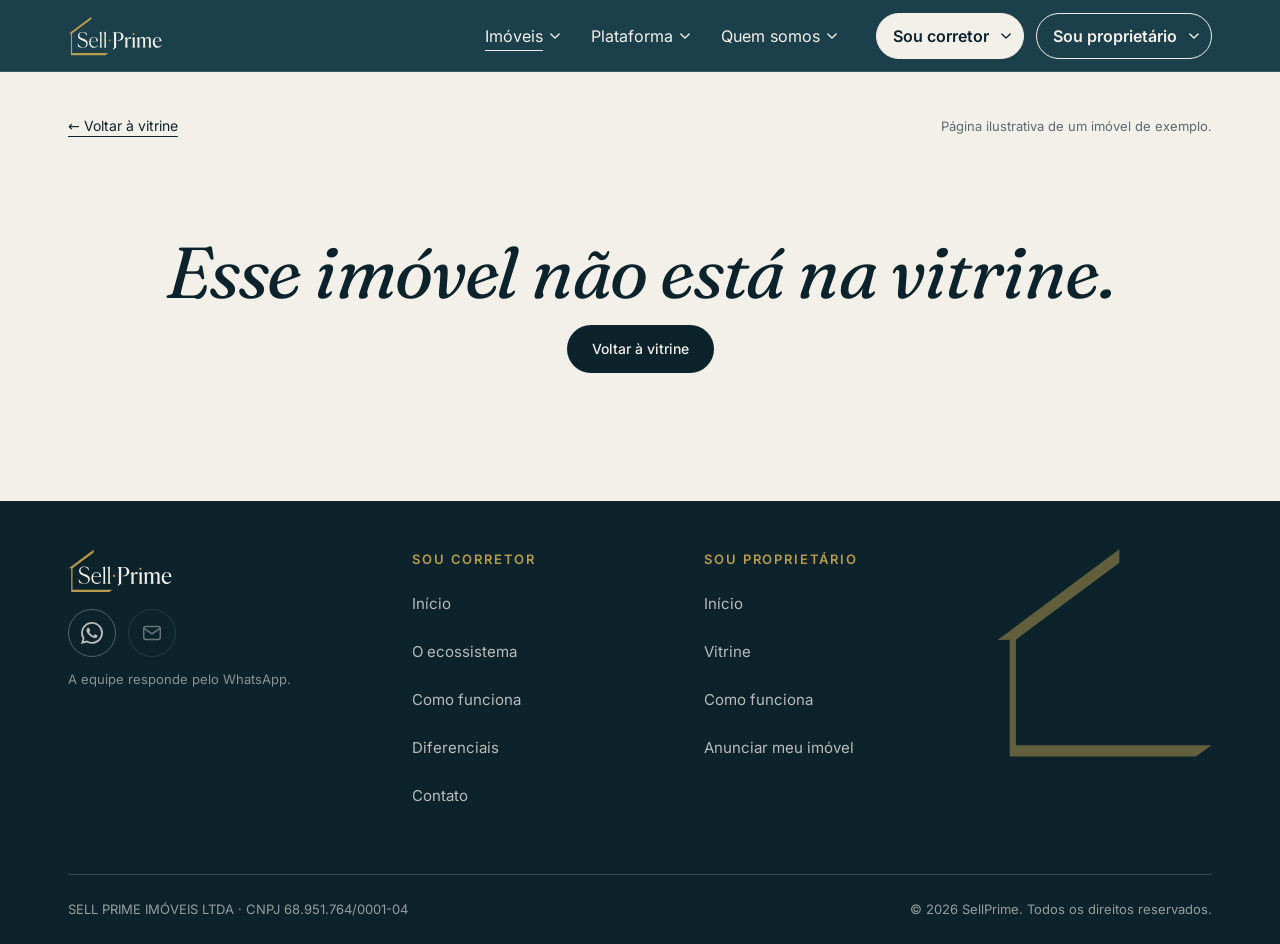
<file: imovel.html>
<!DOCTYPE html>
<html lang="pt-BR">
<head>
<meta charset="utf-8">
<meta name="robots" content="noindex,nofollow">
<meta name="viewport" content="width=device-width,initial-scale=1">
<title>Imóvel na vitrine | SellPrime</title>
<meta name="description" content="Exemplo de página de imóvel na SellPrime: fotos, informações e contato apresentados com curadoria.">
<link rel="canonical" href="https://sellprimeimoveis.com.br/proprietario.html">
<meta name="theme-color" content="#f3f0e9">
<link rel="preload" href="assets/fonts/fraunces.woff2?v=1" as="font" type="font/woff2" crossorigin>
<link rel="preload" href="assets/fonts/fraunces-italic.woff2?v=1" as="font" type="font/woff2" crossorigin>
<link rel="icon" href="assets/img/marca/favicon.svg?v=1" type="image/svg+xml">
<link rel="icon" href="assets/img/marca/favicon-32.png?v=1" sizes="32x32" type="image/png">
<link rel="apple-touch-icon" href="assets/img/marca/apple-touch-icon.png?v=1">
<link rel="stylesheet" href="assets/css/design-system/tokens.css?v=5">
<link rel="stylesheet" href="assets/css/design-system/base.css?v=5">
<link rel="stylesheet" href="assets/css/site/header.css?v=6">
<link rel="stylesheet" href="assets/css/site/imovel.css?v=7">
<link rel="stylesheet" href="assets/css/site/selo.css?v=3">
<link rel="stylesheet" href="assets/css/site/previa-imovel.css?v=7">
<link rel="stylesheet" href="assets/css/site/mapa-busca.css?v=2">
<link rel="stylesheet" href="assets/css/site/footer.css?v=12">
<script>document.documentElement.classList.add('js')</script>
</head>
<body>
<svg xmlns="http://www.w3.org/2000/svg" style="display:none" aria-hidden="true"><symbol id="sp-symbol" viewBox="100 100 300 290"><polygon fill="currentColor" points="129.64 368.73 129.64 226.93 268.81 123.66 268.81 105.56 114.29 220.56 104.74 227.23 121.28 226.93 121.28 384.1 371.76 384.1 392.97 368.73 129.64 368.73"/></symbol></svg>

<a class="skip" href="#conteudo">Ir para o conteúdo</a>

<!-- INICIO-CABECALHO -->
<header class="site-header" id="topo-header">
  <div class="wrap site-header__in">
    <a class="site-header__logo" href="index.html" aria-label="SellPrime, ir para a página inicial"><img class="logo-claro" src="assets/img/marca/logo-recorte-cream.svg" alt="SellPrime" width="95" height="40"><img class="logo-escuro" src="assets/img/marca/logo-recorte-petrol.svg" alt="" width="95" height="40"></a>
    <nav class="site-header__nav" aria-label="Principal">
      <ul class="nav">
        <li class="nav__grupo" data-pagina="index imovel">
          <a class="nav__link" href="index.html">Imóveis</a>
          <button class="nav__abre" type="button" aria-expanded="false" aria-controls="sub-imoveis" aria-label="Abrir submenu de Imóveis"><svg viewBox="0 0 12 8" aria-hidden="true"><path d="m1 1.5 5 5 5-5"/></svg></button>
          <div class="sub" id="sub-imoveis"><ul>
            <li><a href="index.html#topo"><b>Buscar imóveis</b><span>Por cidade, estado ou bairro</span></a></li>
            <li><a href="index.html#categorias"><b>Por tipo de imóvel</b><span>Apartamentos, casas, coberturas e mais</span></a></li>
            <li><a href="index.html#imoveis"><b>Em destaque</b><span>Imóveis escolhidos pela curadoria</span></a></li>
          </ul></div>
        </li>
        <li class="nav__grupo">
          <a class="nav__link" href="corretor.html#ecossistema">Plataforma</a>
          <button class="nav__abre" type="button" aria-expanded="false" aria-controls="sub-plataforma" aria-label="Abrir submenu de Plataforma"><svg viewBox="0 0 12 8" aria-hidden="true"><path d="m1 1.5 5 5 5-5"/></svg></button>
          <div class="sub" id="sub-plataforma"><ul>
            <li><a href="corretor.html#ecossistema"><b>Leads</b><span>Contatos interessados chegam ao seu painel</span></a></li>
            <li><a href="corretor.html#ecossistema"><b>Páginas de imóveis</b><span>Uma vitrine só sua, com o status de cada imóvel</span></a></li>
            <li><a href="corretor.html#ecossistema"><b>Rede de corretores</b><span>Quem tem o imóvel conectado a quem tem o cliente</span></a></li>
            <li><a href="corretor.html#ecossistema"><b>CRM</b><span>Cada cliente e cada etapa, sem planilhas</span></a></li>
          </ul></div>
        </li>
        <li class="nav__grupo">
          <a class="nav__link" href="index.html#quem-somos">Quem somos</a>
          <button class="nav__abre" type="button" aria-expanded="false" aria-controls="sub-quem-somos" aria-label="Abrir submenu de Quem somos"><svg viewBox="0 0 12 8" aria-hidden="true"><path d="m1 1.5 5 5 5-5"/></svg></button>
          <div class="sub" id="sub-quem-somos"><ul>
            <li><a href="index.html#quem-somos"><b>A SellPrime</b><span>Inteligência imobiliária em um só lugar</span></a></li>
            <li><a href="corretor.html#o-que-e"><b>Como conectamos pessoas</b><span>Proprietários, captadores, vendedores e compradores</span></a></li>
            <li><a href="#contato" data-whatsapp data-whatsapp-msg="geral"><b>Falar com a equipe</b><span>Chame no WhatsApp</span></a></li>
          </ul></div>
        </li>
        <li class="nav__grupo nav__grupo--perfil nav__grupo--cheio" data-pagina="corretor cadastro">
          <a class="nav__link" href="corretor.html">Sou corretor</a>
          <button class="nav__abre" type="button" aria-expanded="false" aria-controls="sub-corretor" aria-label="Abrir submenu de Sou corretor"><svg viewBox="0 0 12 8" aria-hidden="true"><path d="m1 1.5 5 5 5-5"/></svg></button>
          <div class="sub sub--dir" id="sub-corretor"><ul>
            <li><a href="corretor.html#ecossistema"><b>A plataforma</b><span>Tudo o que o corretor tem em um só lugar</span></a></li>
            <li><a href="corretor.html#como-funciona"><b>Como funciona</b><span>O passo a passo da plataforma</span></a></li>
            <li><a href="corretor.html#diferenciais"><b>Diferenciais</b><span>O seu dia, sem e com a SellPrime</span></a></li>
          </ul></div>
        </li>
        <li class="nav__grupo nav__grupo--perfil" data-pagina="proprietario">
          <a class="nav__link" href="proprietario.html">Sou proprietário</a>
          <button class="nav__abre" type="button" aria-expanded="false" aria-controls="sub-proprietario" aria-label="Abrir submenu de Sou proprietário"><svg viewBox="0 0 12 8" aria-hidden="true"><path d="m1 1.5 5 5 5-5"/></svg></button>
          <div class="sub sub--dir" id="sub-proprietario"><ul>
            <li><a href="proprietario.html#vitrine"><b>Vitrine</b><span>Como o seu imóvel aparece</span></a></li>
            <li><a href="proprietario.html#como-funciona"><b>Como funciona</b><span>Os passos até o anúncio</span></a></li>
            <li><a href="proprietario.html#anunciar"><b>Anunciar meu imóvel</b><span>Fale com a equipe</span></a></li>
          </ul></div>
        </li>
      </ul>
    </nav>
    <button class="menu-btn" type="button" aria-expanded="false" aria-controls="menu-painel" aria-label="Abrir menu"><span></span><span></span></button>
  </div>
</header>
<div class="menu-painel" id="menu-painel" hidden>
  <nav class="menu-painel__nav" aria-label="Principal">
    <div class="mp" data-pagina="index imovel"><a class="mp__titulo" href="index.html">Imóveis</a><ul>
      <li><a href="index.html#topo">Buscar imóveis</a></li><li><a href="index.html#categorias">Por tipo de imóvel</a></li><li><a href="index.html#imoveis">Em destaque</a></li>
    </ul></div>
    <div class="mp"><a class="mp__titulo" href="corretor.html#ecossistema">Plataforma</a><ul>
      <li><a href="corretor.html#ecossistema">Leads</a></li><li><a href="corretor.html#ecossistema">Páginas de imóveis</a></li><li><a href="corretor.html#ecossistema">Rede de corretores</a></li><li><a href="corretor.html#ecossistema">CRM</a></li>
    </ul></div>
    <div class="mp"><a class="mp__titulo" href="index.html#quem-somos">Quem somos</a><ul>
      <li><a href="index.html#quem-somos">A SellPrime</a></li><li><a href="corretor.html#o-que-e">Como conectamos pessoas</a></li><li><a href="#contato" data-whatsapp data-whatsapp-msg="geral">Falar com a equipe</a></li>
    </ul></div>
    <div class="mp" data-pagina="corretor cadastro"><a class="mp__titulo" href="corretor.html">Sou corretor</a><ul>
      <li><a href="corretor.html#ecossistema">A plataforma</a></li><li><a href="corretor.html#como-funciona">Como funciona</a></li><li><a href="corretor.html#diferenciais">Diferenciais</a></li>
    </ul></div>
    <div class="mp" data-pagina="proprietario"><a class="mp__titulo" href="proprietario.html">Sou proprietário</a><ul>
      <li><a href="proprietario.html#vitrine">Vitrine</a></li><li><a href="proprietario.html#como-funciona">Como funciona</a></li><li><a href="proprietario.html#anunciar">Anunciar meu imóvel</a></li>
    </ul></div>
  </nav>
</div>
<!-- FIM-CABECALHO -->

<main id="conteudo">
  <section class="im" id="im" aria-live="polite">
    <div class="wrap">
      <nav class="im__voltar" aria-label="Navegação"><a href="proprietario.html#vitrine">← Voltar à vitrine</a><span class="im__aviso">Página ilustrativa de um imóvel de exemplo.</span></nav>
      <div id="im-corpo"></div>
    </div>
  </section>
</main>

<!-- INICIO-RODAPE -->
<footer class="site-footer">
  <div class="wrap">
    <div class="site-footer__topo">
      <div class="site-footer__col">
        <a class="site-footer__logo" href="#topo" aria-label="SellPrime, voltar ao topo"><img src="assets/img/marca/logo-recorte-cream.svg" alt="SellPrime" width="690" height="290" loading="lazy" decoding="async"></a>
        <div class="site-footer__social">
          <a href="#contato" data-whatsapp aria-label="Falar pelo WhatsApp"><svg viewBox="0 0 24 24" fill="currentColor" aria-hidden="true"><path d="M17.472 14.382c-.297-.149-1.758-.867-2.03-.967-.273-.099-.471-.148-.67.15-.197.297-.767.966-.94 1.164-.173.199-.347.223-.644.075-.3-.15-1.263-.465-2.403-1.485-.888-.795-1.484-1.77-1.66-2.07-.174-.3-.019-.465.13-.615.136-.135.301-.345.451-.523.146-.181.194-.301.297-.496.1-.21.049-.375-.025-.524-.075-.15-.672-1.62-.922-2.206-.24-.584-.487-.51-.672-.51-.172-.015-.371-.015-.571-.015-.2 0-.523.074-.797.359-.273.3-1.045 1.02-1.045 2.475s1.07 2.865 1.219 3.075c.149.18 2.095 3.195 5.076 4.483.709.3 1.263.489 1.694.626.712.226 1.36.194 1.872.118.571-.085 1.758-.719 2.006-1.413.248-.694.248-1.289.173-1.413-.074-.124-.272-.198-.57-.347m-5.421 7.403h-.004a9.87 9.87 0 01-5.031-1.378l-.361-.214-3.741.982.998-3.648-.235-.374a9.86 9.86 0 01-1.51-5.26c.001-5.45 4.436-9.884 9.888-9.884 2.64 0 5.122 1.03 6.988 2.898a9.825 9.825 0 012.893 6.994c-.003 5.45-4.437 9.884-9.885 9.884m8.413-18.297A11.815 11.815 0 0012.05 0C5.495 0 .16 5.335.157 11.892c0 2.096.547 4.142 1.588 5.945L.057 24l6.305-1.654a11.882 11.882 0 005.683 1.448h.005c6.554 0 11.89-5.335 11.893-11.893a11.821 11.821 0 00-3.48-8.413Z"/></svg></a>
          <span data-rodape-email aria-label="E-mail (em breve)" title="E-mail: a definir"><svg viewBox="0 0 24 24" fill="none" stroke="currentColor" stroke-width="1.6" stroke-linecap="round" stroke-linejoin="round" aria-hidden="true"><rect x="3" y="5" width="18" height="14" rx="2"/><path d="m3.5 7 8.5 6 8.5-6"/></svg></span>
        </div>
        <p class="site-footer__nota">A equipe responde pelo WhatsApp.</p>
      </div>
      <nav class="site-footer__col" aria-label="Sou corretor">
        <h3>Sou corretor</h3>
        <ul>
          <li><a href="corretor.html">Início</a></li>
          <li><a href="corretor.html#ecossistema">O ecossistema</a></li>
          <li><a href="corretor.html#como-funciona">Como funciona</a></li>
          <li><a href="corretor.html#diferenciais">Diferenciais</a></li>
          <li><a href="corretor.html#contato">Contato</a></li>
        </ul>
      </nav>
      <nav class="site-footer__col" aria-label="Sou proprietário">
        <h3>Sou proprietário</h3>
        <ul>
          <li><a href="proprietario.html">Início</a></li>
          <li><a href="proprietario.html#vitrine">Vitrine</a></li>
          <li><a href="proprietario.html#como-funciona">Como funciona</a></li>
          <li><a href="proprietario.html#anunciar">Anunciar meu imóvel</a></li>
        </ul>
      </nav>
      <!-- casinha dourada, última coluna à direita, alinhada ao topo das colunas (molde do rodapé do design system) -->
      <div class="site-footer__marca" aria-hidden="true"><img src="assets/img/marca/logo-casa-cream.svg" alt="" width="290" height="280" loading="lazy" decoding="async"></div>
    </div>
    <div class="site-footer__base">
      <span>SELL PRIME IMÓVEIS LTDA · CNPJ 68.951.764/0001-04</span>
      <span>© 2026 SellPrime. Todos os direitos reservados.</span>
    </div>
  </div>
</footer>
<!-- FIM-RODAPE -->

<script src="assets/js/site/config.js?v=3" defer></script>
<script src="assets/js/site/rodape.js?v=2" defer></script>
<script src="assets/js/site/header.js?v=5" defer></script>
<script src="assets/js/site/contato.js?v=7" defer></script>
<script src="assets/js/design-system/revelar.js?v=5" defer></script>
<script src="assets/js/site/imoveis-base.js?v=3" defer></script>
<script src="assets/js/site/imoveis-data.js?v=6" defer></script>
<script src="assets/js/site/mapa-busca.js?v=4" defer></script>
<script src="assets/js/site/previa-imovel.js?v=4" defer></script>
<script src="assets/js/site/imovel.js?v=4" defer></script>
</body>
</html>
</file>
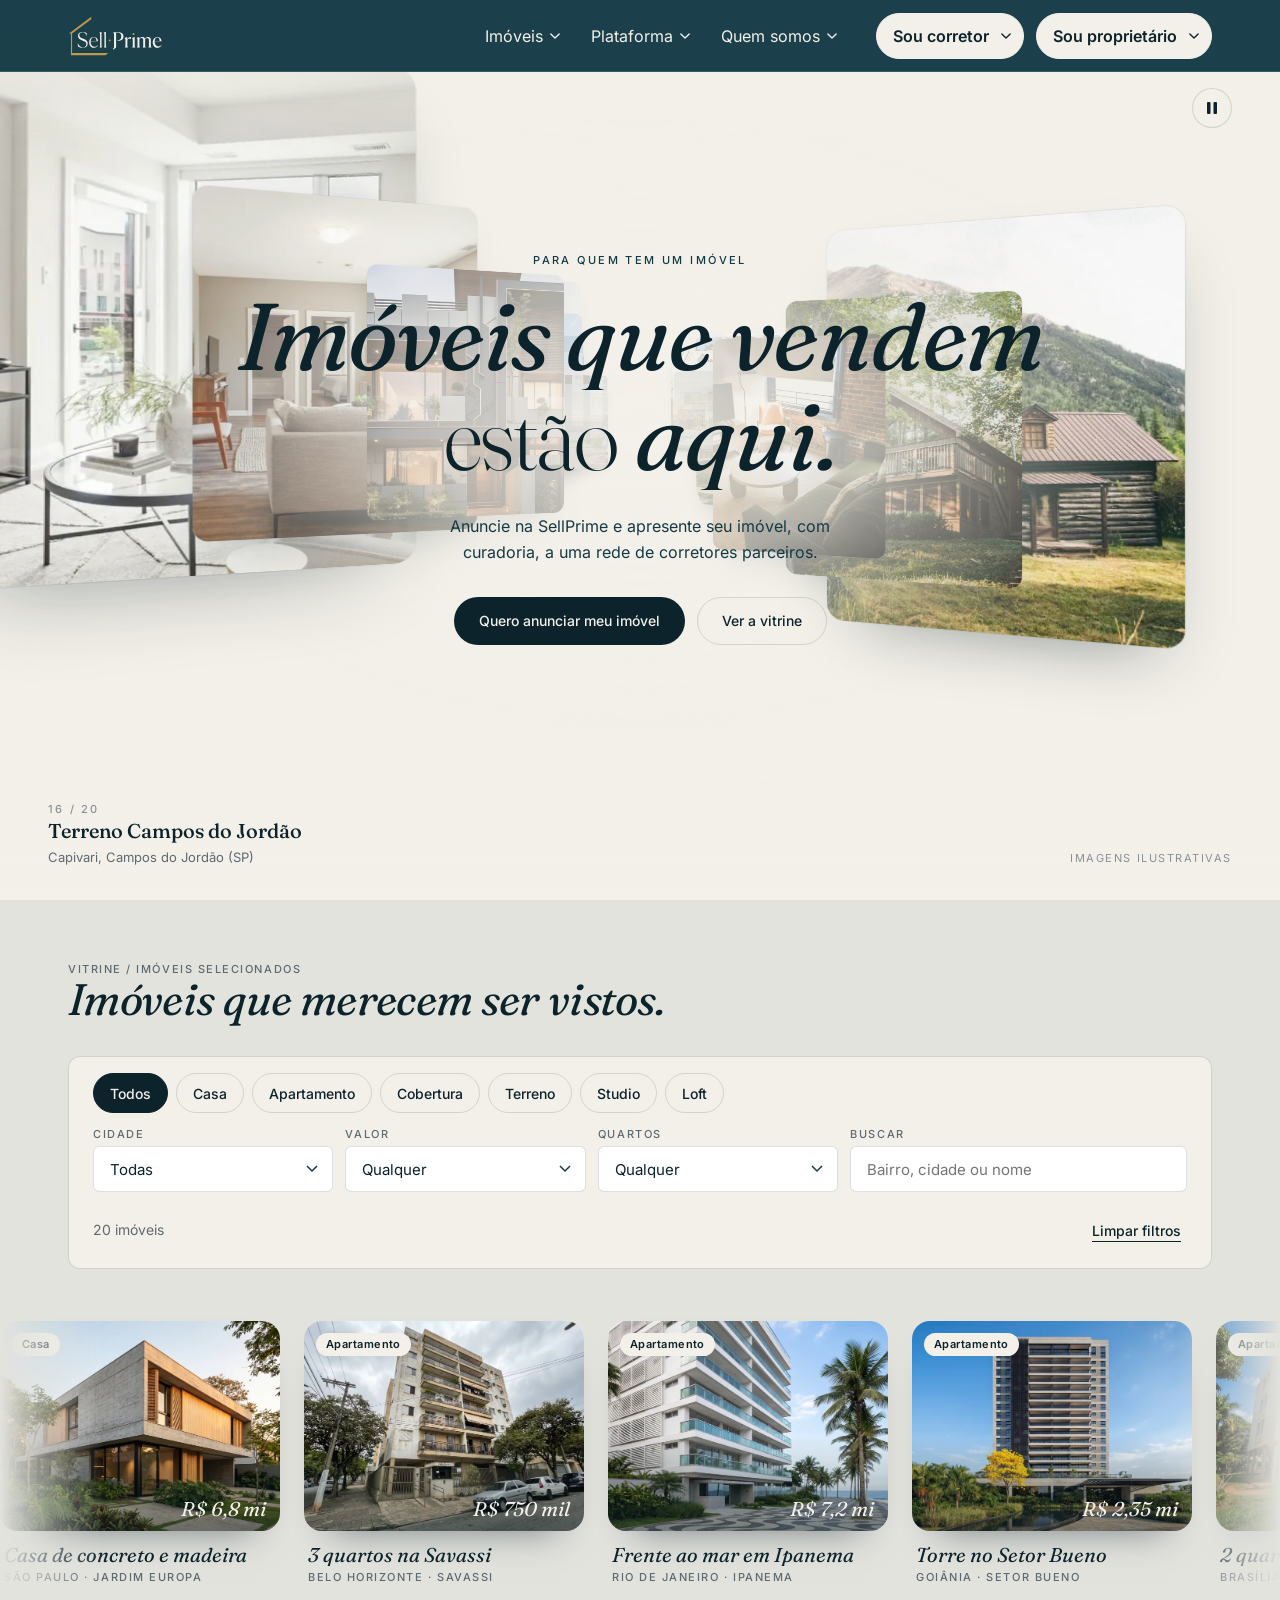
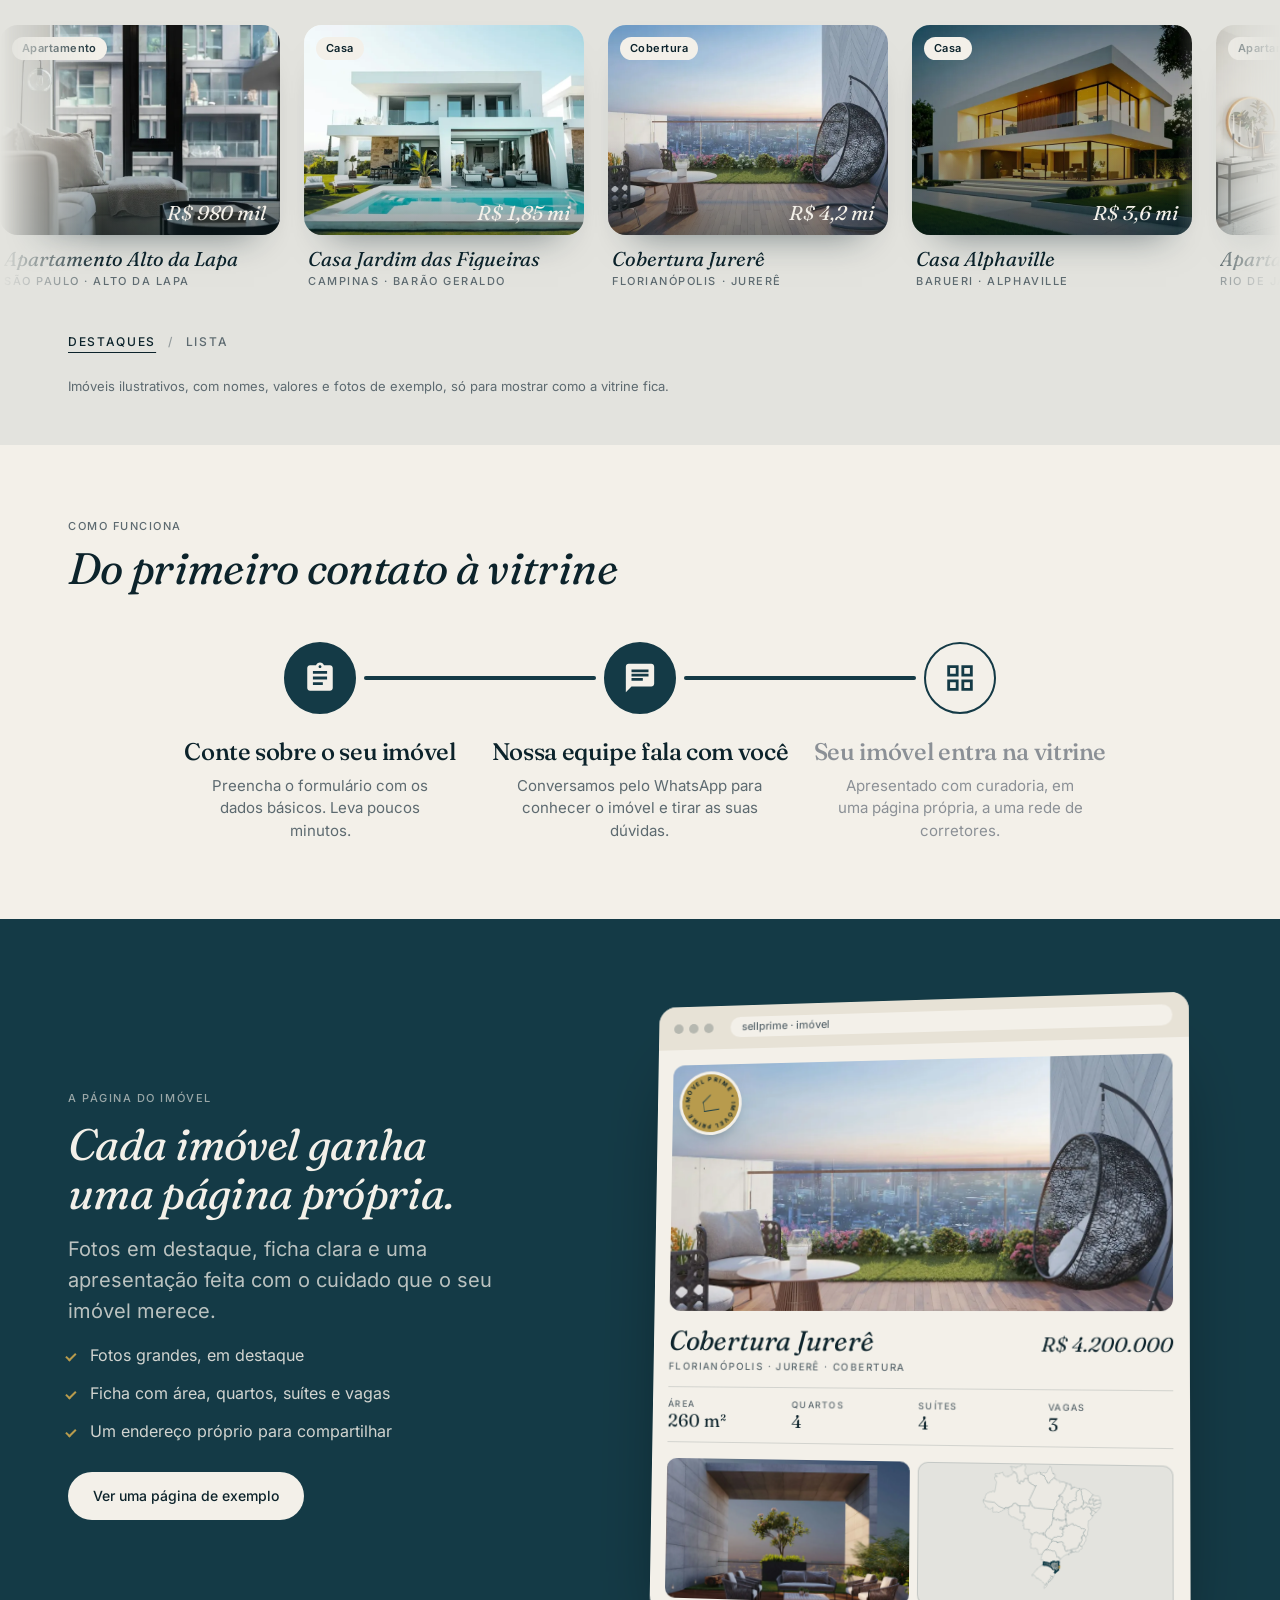
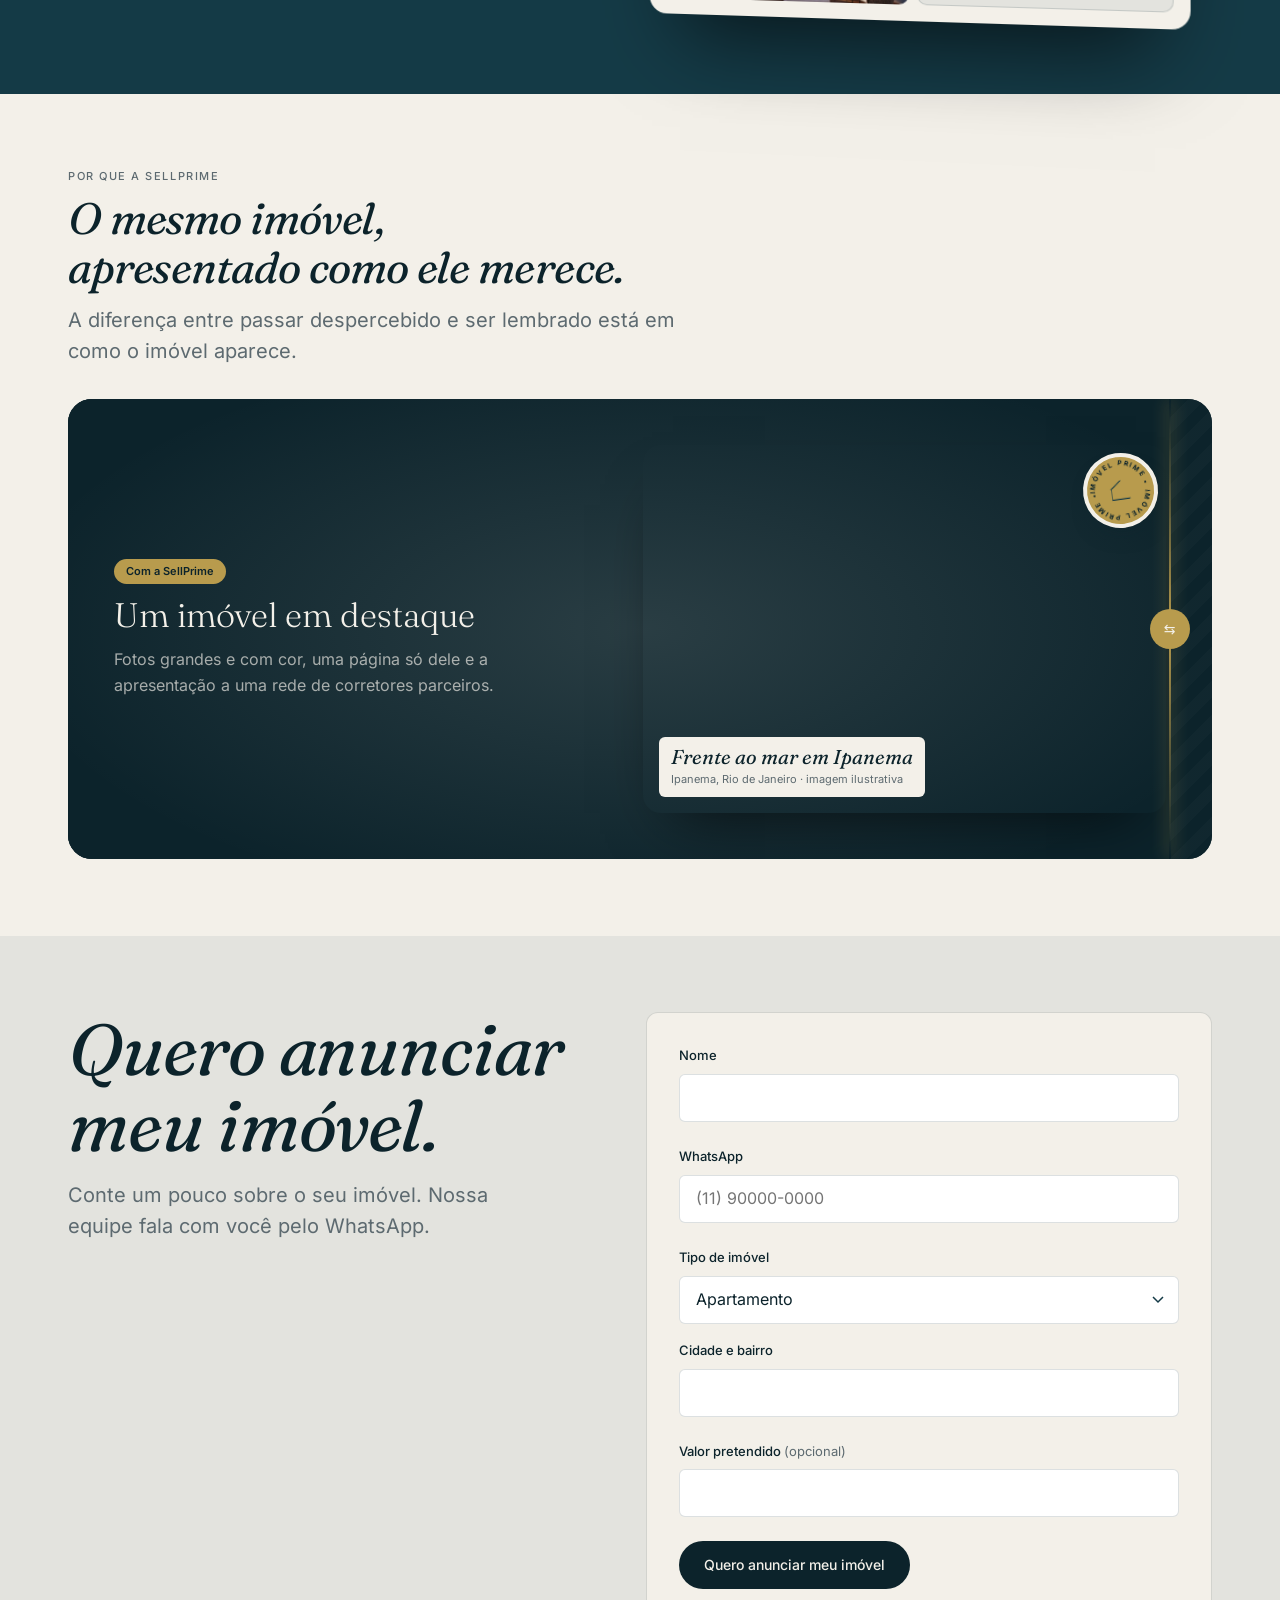
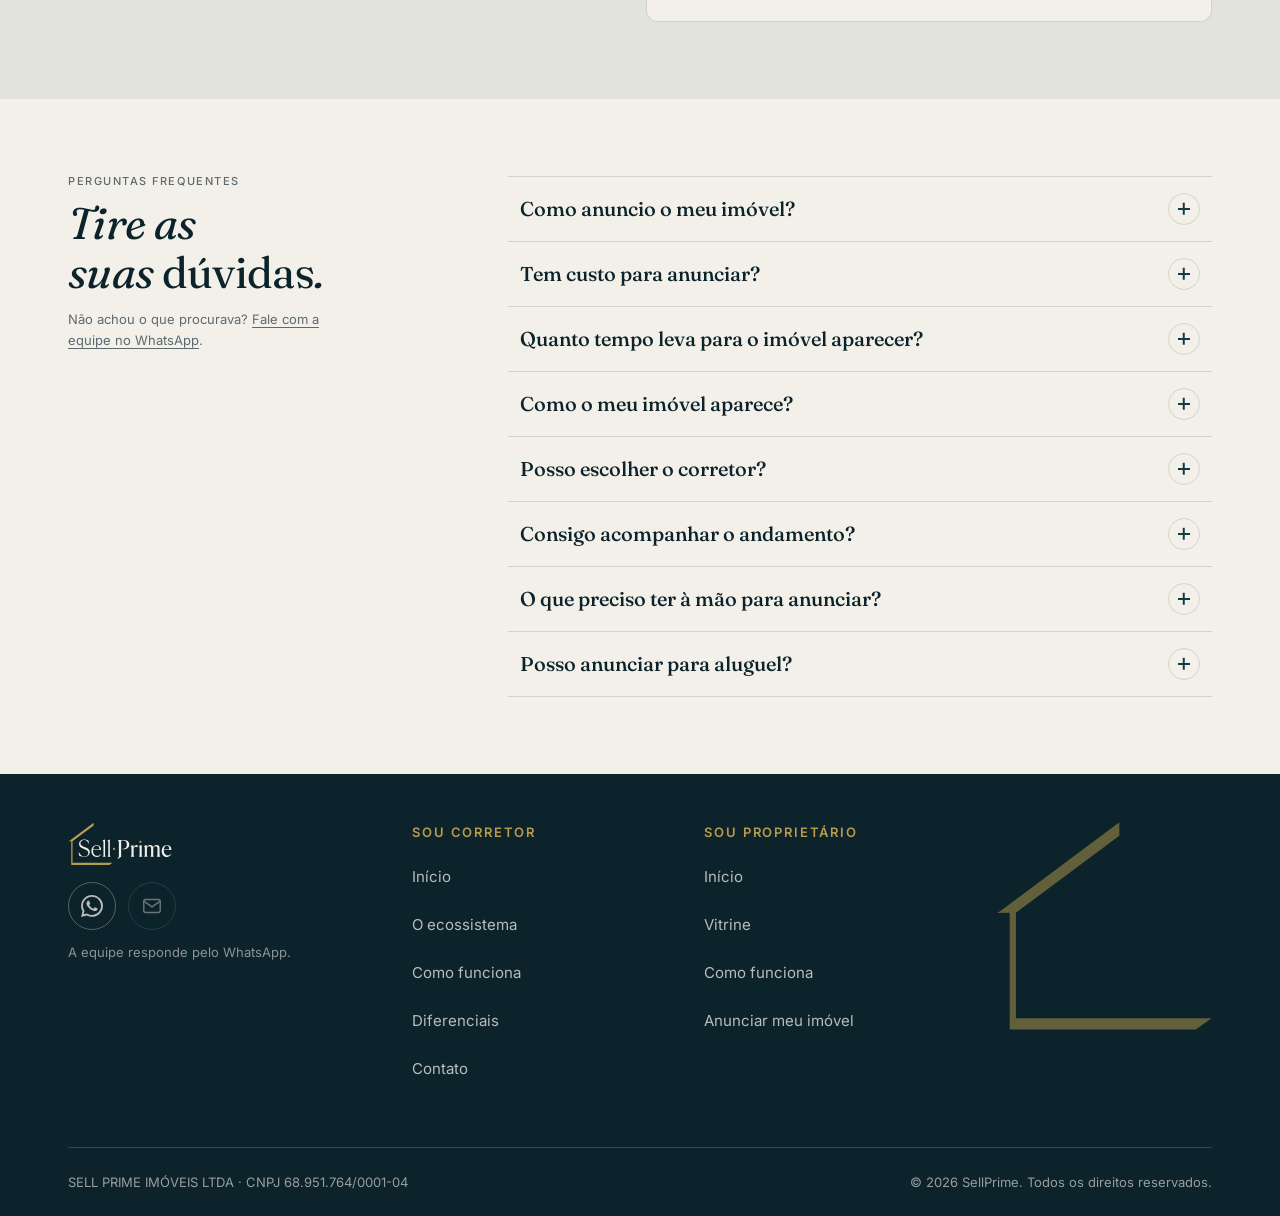
<file: proprietario.html>
<!DOCTYPE html>
<html lang="pt-BR">
<head>
<meta charset="utf-8">
<meta name="robots" content="noindex,nofollow">
<meta name="viewport" content="width=device-width,initial-scale=1">
<title>SellPrime para proprietários | Anuncie seu imóvel</title>
<meta name="description" content="Coloque seu imóvel em uma vitrine feita com curadoria e apresentado a uma rede de corretores parceiros. Veja como o seu imóvel pode aparecer.">
<link rel="canonical" href="https://sellprimeimoveis.com.br/proprietario.html">
<meta name="theme-color" content="#f3f0e9">
<meta property="og:type" content="website">
<meta property="og:locale" content="pt_BR">
<meta property="og:site_name" content="SellPrime">
<meta property="og:title" content="SellPrime para proprietários">
<meta property="og:description" content="Seu imóvel em uma vitrine feita com curadoria, apresentado a uma rede de corretores.">
<meta property="og:url" content="https://sellprimeimoveis.com.br/proprietario.html">
<meta name="twitter:card" content="summary">
<link rel="preload" href="assets/fonts/fraunces.woff2?v=1" as="font" type="font/woff2" crossorigin>
<link rel="preload" href="assets/fonts/fraunces-italic.woff2?v=1" as="font" type="font/woff2" crossorigin>
<link rel="icon" href="assets/img/marca/favicon.svg?v=1" type="image/svg+xml">
<link rel="icon" href="assets/img/marca/favicon-32.png?v=1" sizes="32x32" type="image/png">
<link rel="apple-touch-icon" href="assets/img/marca/apple-touch-icon.png?v=1">
<link rel="stylesheet" href="assets/css/design-system/tokens.css?v=5">
<link rel="stylesheet" href="assets/css/design-system/base.css?v=5">
<link rel="stylesheet" href="assets/css/site/header.css?v=6">
<link rel="stylesheet" href="assets/css/site/corredor.css?v=2">
<link rel="stylesheet" href="assets/css/site/vitrine.css?v=9">
<link rel="stylesheet" href="assets/css/site/previa-imovel.css?v=2">
<link rel="stylesheet" href="assets/css/site/mapa-busca.css?v=2">
<link rel="stylesheet" href="assets/css/site/vitrine-trilhas.css?v=1">
<link rel="stylesheet" href="assets/css/site/compara.css?v=5">
<link rel="stylesheet" href="assets/css/site/selo.css?v=3">
<link rel="stylesheet" href="assets/css/site/passos.css?v=4">
<link rel="stylesheet" href="assets/css/site/contato.css?v=5">
<link rel="stylesheet" href="assets/css/site/faq.css?v=1">
<link rel="stylesheet" href="assets/css/site/footer.css?v=12">
<script>document.documentElement.classList.add('js')</script>
<script type="application/ld+json">{"@context":"https://schema.org","@type":"Organization","name":"SellPrime","legalName":"SELL PRIME IMÓVEIS LTDA","taxID":"68.951.764/0001-04"}</script>
</head>
<body>
<svg xmlns="http://www.w3.org/2000/svg" style="display:none" aria-hidden="true"><symbol id="sp-symbol" viewBox="100 100 300 290"><polygon fill="currentColor" points="129.64 368.73 129.64 226.93 268.81 123.66 268.81 105.56 114.29 220.56 104.74 227.23 121.28 226.93 121.28 384.1 371.76 384.1 392.97 368.73 129.64 368.73"/></symbol></svg>

<a class="skip" href="#conteudo">Ir para o conteúdo</a>

<!-- INICIO-CABECALHO -->
<header class="site-header" id="topo-header">
  <div class="wrap site-header__in">
    <a class="site-header__logo" href="index.html" aria-label="SellPrime, ir para a página inicial"><img class="logo-claro" src="assets/img/marca/logo-recorte-cream.svg" alt="SellPrime" width="95" height="40"><img class="logo-escuro" src="assets/img/marca/logo-recorte-petrol.svg" alt="" width="95" height="40"></a>
    <nav class="site-header__nav" aria-label="Principal">
      <ul class="nav">
        <li class="nav__grupo" data-pagina="index imovel">
          <a class="nav__link" href="index.html">Imóveis</a>
          <button class="nav__abre" type="button" aria-expanded="false" aria-controls="sub-imoveis" aria-label="Abrir submenu de Imóveis"><svg viewBox="0 0 12 8" aria-hidden="true"><path d="m1 1.5 5 5 5-5"/></svg></button>
          <div class="sub" id="sub-imoveis"><ul>
            <li><a href="index.html#topo"><b>Buscar imóveis</b><span>Por cidade, estado ou bairro</span></a></li>
            <li><a href="index.html#categorias"><b>Por tipo de imóvel</b><span>Apartamentos, casas, coberturas e mais</span></a></li>
            <li><a href="index.html#imoveis"><b>Em destaque</b><span>Imóveis escolhidos pela curadoria</span></a></li>
          </ul></div>
        </li>
        <li class="nav__grupo">
          <a class="nav__link" href="corretor.html#ecossistema">Plataforma</a>
          <button class="nav__abre" type="button" aria-expanded="false" aria-controls="sub-plataforma" aria-label="Abrir submenu de Plataforma"><svg viewBox="0 0 12 8" aria-hidden="true"><path d="m1 1.5 5 5 5-5"/></svg></button>
          <div class="sub" id="sub-plataforma"><ul>
            <li><a href="corretor.html#ecossistema"><b>Leads</b><span>Contatos interessados chegam ao seu painel</span></a></li>
            <li><a href="corretor.html#ecossistema"><b>Páginas de imóveis</b><span>Uma vitrine só sua, com o status de cada imóvel</span></a></li>
            <li><a href="corretor.html#ecossistema"><b>Rede de corretores</b><span>Quem tem o imóvel conectado a quem tem o cliente</span></a></li>
            <li><a href="corretor.html#ecossistema"><b>CRM</b><span>Cada cliente e cada etapa, sem planilhas</span></a></li>
          </ul></div>
        </li>
        <li class="nav__grupo">
          <a class="nav__link" href="index.html#quem-somos">Quem somos</a>
          <button class="nav__abre" type="button" aria-expanded="false" aria-controls="sub-quem-somos" aria-label="Abrir submenu de Quem somos"><svg viewBox="0 0 12 8" aria-hidden="true"><path d="m1 1.5 5 5 5-5"/></svg></button>
          <div class="sub" id="sub-quem-somos"><ul>
            <li><a href="index.html#quem-somos"><b>A SellPrime</b><span>Inteligência imobiliária em um só lugar</span></a></li>
            <li><a href="corretor.html#o-que-e"><b>Como conectamos pessoas</b><span>Proprietários, captadores, vendedores e compradores</span></a></li>
            <li><a href="#contato" data-whatsapp data-whatsapp-msg="geral"><b>Falar com a equipe</b><span>Chame no WhatsApp</span></a></li>
          </ul></div>
        </li>
        <li class="nav__grupo nav__grupo--perfil nav__grupo--cheio" data-pagina="corretor cadastro">
          <a class="nav__link" href="corretor.html">Sou corretor</a>
          <button class="nav__abre" type="button" aria-expanded="false" aria-controls="sub-corretor" aria-label="Abrir submenu de Sou corretor"><svg viewBox="0 0 12 8" aria-hidden="true"><path d="m1 1.5 5 5 5-5"/></svg></button>
          <div class="sub sub--dir" id="sub-corretor"><ul>
            <li><a href="corretor.html#ecossistema"><b>A plataforma</b><span>Tudo o que o corretor tem em um só lugar</span></a></li>
            <li><a href="corretor.html#como-funciona"><b>Como funciona</b><span>O passo a passo da plataforma</span></a></li>
            <li><a href="corretor.html#diferenciais"><b>Diferenciais</b><span>O seu dia, sem e com a SellPrime</span></a></li>
          </ul></div>
        </li>
        <li class="nav__grupo nav__grupo--perfil" data-pagina="proprietario">
          <a class="nav__link" href="proprietario.html">Sou proprietário</a>
          <button class="nav__abre" type="button" aria-expanded="false" aria-controls="sub-proprietario" aria-label="Abrir submenu de Sou proprietário"><svg viewBox="0 0 12 8" aria-hidden="true"><path d="m1 1.5 5 5 5-5"/></svg></button>
          <div class="sub sub--dir" id="sub-proprietario"><ul>
            <li><a href="proprietario.html#vitrine"><b>Vitrine</b><span>Como o seu imóvel aparece</span></a></li>
            <li><a href="proprietario.html#como-funciona"><b>Como funciona</b><span>Os passos até o anúncio</span></a></li>
            <li><a href="proprietario.html#anunciar"><b>Anunciar meu imóvel</b><span>Fale com a equipe</span></a></li>
          </ul></div>
        </li>
      </ul>
    </nav>
    <button class="menu-btn" type="button" aria-expanded="false" aria-controls="menu-painel" aria-label="Abrir menu"><span></span><span></span></button>
  </div>
</header>
<div class="menu-painel" id="menu-painel" hidden>
  <nav class="menu-painel__nav" aria-label="Principal">
    <div class="mp" data-pagina="index imovel"><a class="mp__titulo" href="index.html">Imóveis</a><ul>
      <li><a href="index.html#topo">Buscar imóveis</a></li><li><a href="index.html#categorias">Por tipo de imóvel</a></li><li><a href="index.html#imoveis">Em destaque</a></li>
    </ul></div>
    <div class="mp"><a class="mp__titulo" href="corretor.html#ecossistema">Plataforma</a><ul>
      <li><a href="corretor.html#ecossistema">Leads</a></li><li><a href="corretor.html#ecossistema">Páginas de imóveis</a></li><li><a href="corretor.html#ecossistema">Rede de corretores</a></li><li><a href="corretor.html#ecossistema">CRM</a></li>
    </ul></div>
    <div class="mp"><a class="mp__titulo" href="index.html#quem-somos">Quem somos</a><ul>
      <li><a href="index.html#quem-somos">A SellPrime</a></li><li><a href="corretor.html#o-que-e">Como conectamos pessoas</a></li><li><a href="#contato" data-whatsapp data-whatsapp-msg="geral">Falar com a equipe</a></li>
    </ul></div>
    <div class="mp" data-pagina="corretor cadastro"><a class="mp__titulo" href="corretor.html">Sou corretor</a><ul>
      <li><a href="corretor.html#ecossistema">A plataforma</a></li><li><a href="corretor.html#como-funciona">Como funciona</a></li><li><a href="corretor.html#diferenciais">Diferenciais</a></li>
    </ul></div>
    <div class="mp" data-pagina="proprietario"><a class="mp__titulo" href="proprietario.html">Sou proprietário</a><ul>
      <li><a href="proprietario.html#vitrine">Vitrine</a></li><li><a href="proprietario.html#como-funciona">Como funciona</a></li><li><a href="proprietario.html#anunciar">Anunciar meu imóvel</a></li>
    </ul></div>
  </nav>
</div>
<!-- FIM-CABECALHO -->

<main id="conteudo">

<!-- 1. HERO: corredor de imóveis em movimento automático, com o título no centro (aprovado em 22/11/2026). Imagens ilustrativas. -->
<section class="corr" id="topo" aria-labelledby="hero-titulo">
  <div class="corr__palco" id="corr-palco" aria-hidden="true"></div>
  <div class="corr__veu" aria-hidden="true"></div>
  <div class="corr__txt">
    <p class="corr__eyebrow">Para quem tem um imóvel</p>
    <h1 class="corr__titulo" id="hero-titulo"><span class="corr__linha"><span>Imóveis que vendem</span></span><span class="corr__linha"><span><em>estão</em> aqui.</span></span></h1>
    <p class="corr__lead">Anuncie na SellPrime e apresente seu imóvel, com curadoria, a uma rede de corretores parceiros.</p>
    <div class="corr__acoes"><a class="btn" href="#anunciar">Quero anunciar meu imóvel</a><a class="btn btn--ghost" href="#vitrine">Ver a vitrine</a></div>
  </div>
  <div class="corr__leg" id="corr-leg" aria-live="off"><span class="corr__num" id="corr-num"></span><span class="corr__nome" id="corr-nome"></span><span class="corr__local" id="corr-local"></span></div>
  <span class="corr__aviso">Imagens ilustrativas</span>
  <button class="corr__pausa" id="corr-pausa" type="button" aria-label="Pausar a animação" aria-pressed="false"><svg viewBox="0 0 14 14" aria-hidden="true"><rect x="2" y="1" width="3.5" height="12" rx="1"/><rect x="8.5" y="1" width="3.5" height="12" rx="1"/></svg></button>
</section>

<!-- 2. VITRINE: filtros + duas fileiras de destaques / lista; clicar no cartão abre o painel com os detalhes -->
<section class="vitrine" id="vitrine" aria-labelledby="vit-titulo">
  <div class="wrap">
    <header class="vit__head reveal">
      <div>
        <p class="eyebrow">Vitrine / Imóveis selecionados</p>
        <h2 class="h3" id="vit-titulo">Imóveis que merecem ser vistos.</h2>
      </div>
    </header>
    <form class="vf" id="vf" role="search" aria-label="Filtrar imóveis" onsubmit="return false">
      <div class="vf__chips" id="vf-chips" role="group" aria-label="Tipo de imóvel"></div>
      <div class="vf__linha">
        <label class="vf__campo"><span>Cidade</span><select id="vf-cidade"><option value="">Todas</option></select></label>
        <label class="vf__campo"><span>Valor</span><select id="vf-valor"><option value="">Qualquer</option><option value="a">Até R$ 500 mil</option><option value="b">R$ 500 mil a R$ 1 mi</option><option value="c">R$ 1 a R$ 2 mi</option><option value="d">Acima de R$ 2 mi</option></select></label>
        <label class="vf__campo"><span>Quartos</span><select id="vf-quartos"><option value="0">Qualquer</option><option value="1">1 ou mais</option><option value="2">2 ou mais</option><option value="3">3 ou mais</option><option value="4">4 ou mais</option></select></label>
        <label class="vf__campo vf__busca"><span>Buscar</span><input id="vf-busca" type="search" placeholder="Bairro, cidade ou nome" autocomplete="off"></label>
      </div>
      <div class="vf__rodape"><p class="vf__conta" id="vf-conta" aria-live="polite"></p><button type="button" class="vf__limpar" id="vf-limpar">Limpar filtros</button></div>
    </form>

    <!-- destaques: duas fileiras de cartões passando sozinhas, uma para cada lado (montadas por vitrine.js) -->
    <div class="vit__palco vt" id="vit-palco">
      <ul class="vt__fileiras" id="vit-trilho" aria-label="Imóveis em destaque. Passe o mouse para parar."></ul>
    </div>
    <div class="vit__listaw" id="vit-listaw" hidden>
      <ul class="vit__lista" id="vit-lista"></ul>
      <figure class="vit__prev" id="vit-prev" aria-hidden="true"></figure>
    </div>
    <p class="vit__vazio" id="vit-vazio" hidden>Nenhum imóvel com esses filtros. <button type="button" id="vit-limpar2">Limpar filtros</button></p>
    <div class="vit__rodape" id="vit-rodape">
      <div class="vit__modos" role="group" aria-label="Modo de exibição"><button type="button" data-modo="destaques" aria-pressed="true">Destaques</button><span aria-hidden="true">/</span><button type="button" data-modo="lista" aria-pressed="false">Lista</button></div>
      <p class="vit__pos" id="vit-pos" aria-hidden="true" hidden></p>
      <p class="vit__nota">Imóveis ilustrativos, com nomes, valores e fotos de exemplo, só para mostrar como a vitrine fica.</p>
    </div>
  </div>
</section>

<!-- 3. COMO FUNCIONA (3 passos; o passo 3 está a confirmar com os sócios) -->
<section class="section passos passos--alt" id="como-funciona" aria-labelledby="passos-titulo">
  <div class="wrap">
    <header class="passos__head reveal">
      <p class="eyebrow">Como funciona</p>
      <h2 class="h3" id="passos-titulo">Do primeiro contato à vitrine</h2>
    </header>
    <ol class="passos__lista" id="passos-lista">
      <li class="passo"><span class="passo__no"><svg viewBox="0 0 24 24" aria-hidden="true"><path fill="currentColor" d="M19 3h-4.18C14.4 1.84 13.3 1 12 1s-2.4.84-2.82 2H5c-1.1 0-2 .9-2 2v14c0 1.1.9 2 2 2h14c1.1 0 2-.9 2-2V5c0-1.1-.9-2-2-2zm-7 0c.55 0 1 .45 1 1s-.45 1-1 1-1-.45-1-1 .45-1 1-1zm2 14H7v-2h7v2zm3-4H7v-2h10v2zm0-4H7V7h10v2z"/></svg></span><div class="passo__txt"><h3 class="h4">Conte sobre o seu imóvel</h3><p>Preencha o formulário com os dados básicos. Leva poucos minutos.</p></div></li>
      <li class="passo"><span class="passo__no"><svg viewBox="0 0 24 24" aria-hidden="true"><path fill="currentColor" d="M20 2H4c-1.1 0-1.99.9-1.99 2L2 22l4-4h14c1.1 0 2-.9 2-2V4c0-1.1-.9-2-2-2zM6 9h12v2H6V9zm8 5H6v-2h8v2zm4-6H6V6h12v2z"/></svg></span><div class="passo__txt"><h3 class="h4">Nossa equipe fala com você</h3><p>Conversamos pelo WhatsApp para conhecer o imóvel e tirar as suas dúvidas.</p></div></li>
      <li class="passo"><span class="passo__no"><svg viewBox="0 0 24 24" aria-hidden="true"><path fill="currentColor" d="M3 3v8h8V3H3zm6 6H5V5h4v4zm-6 4v8h8v-8H3zm6 6H5v-4h4v4zm4-16v8h8V3h-8zm6 6h-4V5h4v4zm-6 4v8h8v-8h-8zm6 6h-4v-4h4v4z"/></svg></span><div class="passo__txt"><h3 class="h4">Seu imóvel entra na vitrine</h3><p>Apresentado com curadoria, em uma página própria, a uma rede de corretores.</p></div></li>
    </ol>
  </div>
</section>

<!-- 4. A PÁGINA DO IMÓVEL (maquete da página que o proprietário ganha; leva à página de exemplo) -->
<section class="section section--dark pagina" id="pagina" aria-labelledby="pagina-titulo">
  <div class="wrap pagina__grid">
    <div class="pagina__txt reveal">
      <p class="eyebrow">A página do imóvel</p>
      <h2 class="h3" id="pagina-titulo">Cada imóvel ganha uma página própria.</h2>
      <p class="lead">Fotos em destaque, ficha clara e uma apresentação feita com o cuidado que o seu imóvel merece.</p>
      <ul class="pagina__lista">
        <li>Fotos grandes, em destaque</li>
        <li>Ficha com área, quartos, suítes e vagas</li>
        <li>Um endereço próprio para compartilhar</li>
      </ul>
      <a class="btn btn--light" href="imovel.html?id=cobertura-jurere">Ver uma página de exemplo</a>
    </div>
    <a class="pagina__mock reveal" href="imovel.html?id=cobertura-jurere" aria-label="Ver a página de exemplo da Cobertura Jurerê" style="--d:120ms">
      <span class="mock">
        <span class="mock__barra"><i></i><i></i><i></i><span>sellprime · imóvel</span></span>
        <span class="mock__corpo">
          <span class="mock__capaw"><img class="mock__capa" src="assets/img/imoveis/cobertura-jurere/foto-1.webp" alt="" width="1200" height="900" loading="lazy" decoding="async"><span class="selo" aria-hidden="true"><svg class="selo__disco" viewBox="0 0 300 300"><defs><path id="selo-trilha" d="M150,150 m-112,0 a112,112 0 1,1 224,0 a112,112 0 1,1 -224,0"/></defs><text class="selo__texto"><textPath href="#selo-trilha" textLength="703.7" lengthAdjust="spacing">IMÓVEL PRIME • IMÓVEL PRIME • </textPath></text></svg><img class="selo__casa" src="assets/img/marca/logo-casa-petrol.svg" alt="" width="40" height="39"></span></span>
          <span class="mock__topo"><b>Cobertura Jurerê</b><em>R$ 4.200.000</em></span>
          <span class="mock__local">Florianópolis · Jurerê · Cobertura</span>
          <span class="mock__ficha"><span><small>Área</small>260 m²</span><span><small>Quartos</small>4</span><span><small>Suítes</small>4</span><span><small>Vagas</small>3</span></span>
          <span class="mock__fotos"><img src="assets/img/imoveis/cobertura-jurere/foto-2.webp" alt="" width="1200" height="900" loading="lazy" decoding="async"><span class="mock__mapa" id="mock-mapa" aria-hidden="true"></span></span>
        </span>
      </span>
    </a>
  </div>
</section>

<!-- 5. ANUNCIAR (formulário por WhatsApp; campos provisórios) -->
<!-- 4b. POR QUE A SELLPRIME: cortina de comparação (molde "Cortina de comparação" do design system, referência Nebula).
     O mesmo imóvel: no "antes", um "print" de portal grande, com o imóvel num cartão pequeno no meio de outros, tudo
     sem cor; no "depois", como a SellPrime apresenta. Quando a cortina aparece inteira na tela, a alça corre sozinha
     uma vez; depois a pessoa arrasta como quiser (ou usa as setas do teclado). Imagens ilustrativas. -->
<section class="section compara" aria-labelledby="compara-titulo">
  <div class="wrap">
    <header class="compara__head">
      <p class="eyebrow">Por que a SellPrime</p>
      <h2 class="h3" id="compara-titulo">O mesmo imóvel, apresentado como ele <em>merece</em>.</h2>
      <p class="lead">A diferença entre passar despercebido e ser lembrado está em como o imóvel aparece.</p>
    </header>
    <div class="compara__cortina" id="compara">
      <div class="compara__camada compara__antes" aria-hidden="true">
        <div class="compara__txt"><span class="compara__tag">Antes</span><h3>Um anúncio entre tantos</h3><p>Num portal grande, o imóvel vira mais um cartão pequeno no meio de centenas, e nada faz alguém parar para olhar.</p></div>
        <figure class="portal"><span class="portal__barra"><i></i><i></i><i></i><span></span></span><span class="portal__filtros"><span></span><span></span><span></span><span></span></span>
          <ul class="portal__grade"><li class="portal__card"><img src="assets/img/imoveis/apto-savassi-mg/fachada-thumb.webp?v=1" alt="" width="800" height="537" loading="lazy" decoding="async"><b></b><i></i><i></i></li><li class="portal__card"><img src="assets/img/imoveis/torre-goiania-go/fachada-thumb.webp?v=1" alt="" width="800" height="537" loading="lazy" decoding="async"><b></b><i></i><i></i></li><li class="portal__card"><img src="assets/img/imoveis/apto-asa-sul-df/fachada-thumb.webp?v=1" alt="" width="800" height="537" loading="lazy" decoding="async"><b></b><i></i><i></i></li><li class="portal__card"><img src="assets/img/imoveis/casa-jardim-america-go/fachada-thumb.webp?v=1" alt="" width="800" height="537" loading="lazy" decoding="async"><b></b><i></i><i></i></li><li class="portal__card"><img src="assets/img/imoveis/apto-tatuape-sp/fachada-thumb.webp?v=1" alt="" width="800" height="537" loading="lazy" decoding="async"><b></b><i></i><i></i></li><li class="portal__card portal__card--alvo"><img src="assets/img/imoveis/predio-ipanema-rj/fachada-thumb.webp?v=1" alt="" width="800" height="537" loading="lazy" decoding="async"><b>R$ 7.200.000</b><i></i><i></i></li><li class="portal__card"><img src="assets/img/imoveis/apto-barra-ba/fachada-thumb.webp?v=1" alt="" width="800" height="537" loading="lazy" decoding="async"><b></b><i></i><i></i></li><li class="portal__card"><img src="assets/img/imoveis/casa-alphaville/foto-1-thumb.webp?v=1" alt="" width="800" height="537" loading="lazy" decoding="async"><b></b><i></i><i></i></li><li class="portal__card"><img src="assets/img/imoveis/apto-batel/foto-1-thumb.webp?v=1" alt="" width="800" height="537" loading="lazy" decoding="async"><b></b><i></i><i></i></li><li class="portal__card"><img src="assets/img/imoveis/loft-savassi/foto-1-thumb.webp?v=1" alt="" width="800" height="537" loading="lazy" decoding="async"><b></b><i></i><i></i></li><li class="portal__card"><img src="assets/img/imoveis/studio-pinheiros/foto-1-thumb.webp?v=1" alt="" width="800" height="537" loading="lazy" decoding="async"><b></b><i></i><i></i></li><li class="portal__card"><img src="assets/img/imoveis/casa-jardim-das-figueiras/foto-1-thumb.webp?v=1" alt="" width="800" height="537" loading="lazy" decoding="async"><b></b><i></i><i></i></li></ul></figure>
      </div>
      <div class="compara__camada compara__depois" aria-hidden="true">
        <div class="compara__txt"><span class="compara__tag compara__tag--ouro">Com a SellPrime</span><h3>Um imóvel em destaque</h3><p>Fotos grandes e com cor, uma página só dele e a apresentação a uma rede de corretores parceiros.</p></div>
        <figure class="compara__foto compara__foto--depois"><img src="assets/img/imoveis/predio-ipanema-rj/fachada.webp?v=1" alt="" width="1800" height="1208" loading="lazy" decoding="async"><span class="selo" aria-hidden="true"><svg class="selo__disco" viewBox="0 0 300 300"><defs><path id="selo-trilha-2" d="M150,150 m-112,0 a112,112 0 1,1 224,0 a112,112 0 1,1 -224,0"/></defs><text class="selo__texto"><textPath href="#selo-trilha-2" textLength="703.7" lengthAdjust="spacing">IMÓVEL PRIME • IMÓVEL PRIME • </textPath></text></svg><img class="selo__casa" src="assets/img/marca/logo-casa-petrol.svg" alt="" width="40" height="39"></span><figcaption><b>Frente ao mar em Ipanema</b><span>Ipanema, Rio de Janeiro · imagem ilustrativa</span></figcaption></figure>
      </div>
      <button class="compara__alca" id="compara-alca" type="button" role="slider" aria-label="Comparar antes e depois: arraste ou use as setas" aria-valuemin="0" aria-valuemax="100" aria-valuenow="0" aria-valuetext="Antes"></button>
    </div>
    </div>
  </div>
</section>

<section class="section contato" id="anunciar" aria-labelledby="anunciar-titulo">
  <div class="wrap contato__grid">
    <div class="contato__texto reveal">
      <h2 class="h2" id="anunciar-titulo">Quero anunciar meu imóvel.</h2>
      <p class="lead">Conte um pouco sobre o seu imóvel. Nossa equipe fala com você pelo WhatsApp.</p>
    </div>
    <form class="form reveal" id="form-proprietario" data-form="proprietario" novalidate style="--d:100ms">
      <div class="campo">
        <label for="f-nome">Nome</label>
        <input id="f-nome" name="nome" type="text" autocomplete="name" required>
        <span class="campo__erro" data-erro-de="f-nome" role="alert"></span>
      </div>
      <div class="campo">
        <label for="f-whats">WhatsApp</label>
        <input id="f-whats" name="whatsapp" type="tel" inputmode="tel" autocomplete="tel" placeholder="(11) 90000-0000" required>
        <span class="campo__erro" data-erro-de="f-whats" role="alert"></span>
      </div>
      <div class="campo">
        <label for="f-tipo">Tipo de imóvel</label>
        <select id="f-tipo" name="tipo"><option>Apartamento</option><option>Casa</option><option>Cobertura</option><option>Terreno</option><option>Studio ou loft</option><option>Outro</option></select>
      </div>
      <div class="campo">
        <label for="f-local">Cidade e bairro</label>
        <input id="f-local" name="local" type="text" autocomplete="off" required>
        <span class="campo__erro" data-erro-de="f-local" role="alert"></span>
      </div>
      <div class="campo">
        <label for="f-valor">Valor pretendido <span class="campo__op">(opcional)</span></label>
        <input id="f-valor" name="valor" type="text" inputmode="numeric" autocomplete="off">
      </div>
      <button class="btn" type="submit">Quero anunciar meu imóvel</button>
    </form>
  </div>
</section>

<!-- PERGUNTAS FREQUENTES: sempre a última seção, antes do rodapé -->
<section class="section faq" id="faq" aria-labelledby="faq-titulo">
  <div class="wrap faq__in">
    <div class="faq__cab">
      <p class="eyebrow">Perguntas frequentes</p>
      <h2 class="h3 faq__titulo" id="faq-titulo">Tire as suas <em>dúvidas</em>.</h2>
      <p class="faq__ajuda">Não achou o que procurava? <a href="#faq" data-whatsapp data-whatsapp-msg="geral">Fale com a equipe no WhatsApp</a>.</p>
    </div>
    <ul class="faq__lista">
        <li class="faq__item">
          <h3><button class="faq__q" type="button" id="faq-q1" aria-expanded="false" aria-controls="faq-a1"><span class="faq__t">Como anuncio o meu imóvel?</span><span class="faq__ico" aria-hidden="true"></span></button></h3>
          <div class="faq__a" id="faq-a1" role="region" aria-labelledby="faq-q1"><div><p>Preencha o formulário de anúncio com os dados do imóvel. A nossa equipe fala com você pelo WhatsApp.</p></div></div>
        </li>
        <li class="faq__item">
          <h3><button class="faq__q" type="button" id="faq-q2" aria-expanded="false" aria-controls="faq-a2"><span class="faq__t">Tem custo para anunciar?</span><span class="faq__ico" aria-hidden="true"></span></button></h3>
          <div class="faq__a" id="faq-a2" role="region" aria-labelledby="faq-q2"><div><p>Não. Anunciar o seu imóvel na SellPrime não tem custo.</p></div></div>
        </li>
        <li class="faq__item">
          <h3><button class="faq__q" type="button" id="faq-q3" aria-expanded="false" aria-controls="faq-a3"><span class="faq__t">Quanto tempo leva para o imóvel aparecer?</span><span class="faq__ico" aria-hidden="true"></span></button></h3>
          <div class="faq__a" id="faq-a3" role="region" aria-labelledby="faq-q3"><div><p>Em 1 dia útil, depois da validação dos documentos.</p></div></div>
        </li>
        <li class="faq__item">
          <h3><button class="faq__q" type="button" id="faq-q4" aria-expanded="false" aria-controls="faq-a4"><span class="faq__t">Como o meu imóvel aparece?</span><span class="faq__ico" aria-hidden="true"></span></button></h3>
          <div class="faq__a" id="faq-a4" role="region" aria-labelledby="faq-q4"><div><p>Com uma página própria, com fotos, valor e ficha do imóvel. Ele também aparece na busca da home e no mapa.</p></div></div>
        </li>
        <li class="faq__item">
          <h3><button class="faq__q" type="button" id="faq-q5" aria-expanded="false" aria-controls="faq-a5"><span class="faq__t">Posso escolher o corretor?</span><span class="faq__ico" aria-hidden="true"></span></button></h3>
          <div class="faq__a" id="faq-a5" role="region" aria-labelledby="faq-q5"><div><p>Sim. Você pode escolher o corretor que vai apresentar o seu imóvel. Os corretores parceiros da SellPrime cuidam da divulgação e do atendimento a quem se interessa.</p></div></div>
        </li>
        <li class="faq__item">
          <h3><button class="faq__q" type="button" id="faq-q6" aria-expanded="false" aria-controls="faq-a6"><span class="faq__t">Consigo acompanhar o andamento?</span><span class="faq__ico" aria-hidden="true"></span></button></h3>
          <div class="faq__a" id="faq-a6" role="region" aria-labelledby="faq-q6"><div><p>Sim, e de perto. Você acompanha cada passo da negociação em tempo real, do primeiro contato ao fechamento, e conta com o suporte do time SellPrime sempre que precisar de ajuda ou tiver uma dúvida.</p></div></div>
        </li>
        <li class="faq__item">
          <h3><button class="faq__q" type="button" id="faq-q7" aria-expanded="false" aria-controls="faq-a7"><span class="faq__t">O que preciso ter à mão para anunciar?</span><span class="faq__ico" aria-hidden="true"></span></button></h3>
          <div class="faq__a" id="faq-a7" role="region" aria-labelledby="faq-q7"><div><p>Tipo de imóvel, cidade e bairro, valor pretendido, no mínimo 8 fotos e os documentos do imóvel, para a validação.</p></div></div>
        </li>
        <li class="faq__item">
          <h3><button class="faq__q" type="button" id="faq-q8" aria-expanded="false" aria-controls="faq-a8"><span class="faq__t">Posso anunciar para aluguel?</span><span class="faq__ico" aria-hidden="true"></span></button></h3>
          <div class="faq__a" id="faq-a8" role="region" aria-labelledby="faq-q8"><div><p>Por enquanto, não. A SellPrime trabalha apenas com imóveis à venda.</p></div></div>
        </li>
    </ul>
  </div>
</section>

</main>

<!-- INICIO-RODAPE -->
<footer class="site-footer">
  <div class="wrap">
    <div class="site-footer__topo">
      <div class="site-footer__col">
        <a class="site-footer__logo" href="#topo" aria-label="SellPrime, voltar ao topo"><img src="assets/img/marca/logo-recorte-cream.svg" alt="SellPrime" width="690" height="290" loading="lazy" decoding="async"></a>
        <div class="site-footer__social">
          <a href="#contato" data-whatsapp aria-label="Falar pelo WhatsApp"><svg viewBox="0 0 24 24" fill="currentColor" aria-hidden="true"><path d="M17.472 14.382c-.297-.149-1.758-.867-2.03-.967-.273-.099-.471-.148-.67.15-.197.297-.767.966-.94 1.164-.173.199-.347.223-.644.075-.3-.15-1.263-.465-2.403-1.485-.888-.795-1.484-1.77-1.66-2.07-.174-.3-.019-.465.13-.615.136-.135.301-.345.451-.523.146-.181.194-.301.297-.496.1-.21.049-.375-.025-.524-.075-.15-.672-1.62-.922-2.206-.24-.584-.487-.51-.672-.51-.172-.015-.371-.015-.571-.015-.2 0-.523.074-.797.359-.273.3-1.045 1.02-1.045 2.475s1.07 2.865 1.219 3.075c.149.18 2.095 3.195 5.076 4.483.709.3 1.263.489 1.694.626.712.226 1.36.194 1.872.118.571-.085 1.758-.719 2.006-1.413.248-.694.248-1.289.173-1.413-.074-.124-.272-.198-.57-.347m-5.421 7.403h-.004a9.87 9.87 0 01-5.031-1.378l-.361-.214-3.741.982.998-3.648-.235-.374a9.86 9.86 0 01-1.51-5.26c.001-5.45 4.436-9.884 9.888-9.884 2.64 0 5.122 1.03 6.988 2.898a9.825 9.825 0 012.893 6.994c-.003 5.45-4.437 9.884-9.885 9.884m8.413-18.297A11.815 11.815 0 0012.05 0C5.495 0 .16 5.335.157 11.892c0 2.096.547 4.142 1.588 5.945L.057 24l6.305-1.654a11.882 11.882 0 005.683 1.448h.005c6.554 0 11.89-5.335 11.893-11.893a11.821 11.821 0 00-3.48-8.413Z"/></svg></a>
          <span data-rodape-email aria-label="E-mail (em breve)" title="E-mail: a definir"><svg viewBox="0 0 24 24" fill="none" stroke="currentColor" stroke-width="1.6" stroke-linecap="round" stroke-linejoin="round" aria-hidden="true"><rect x="3" y="5" width="18" height="14" rx="2"/><path d="m3.5 7 8.5 6 8.5-6"/></svg></span>
        </div>
        <p class="site-footer__nota">A equipe responde pelo WhatsApp.</p>
      </div>
      <nav class="site-footer__col" aria-label="Sou corretor">
        <h3>Sou corretor</h3>
        <ul>
          <li><a href="corretor.html">Início</a></li>
          <li><a href="corretor.html#ecossistema">O ecossistema</a></li>
          <li><a href="corretor.html#como-funciona">Como funciona</a></li>
          <li><a href="corretor.html#diferenciais">Diferenciais</a></li>
          <li><a href="corretor.html#contato">Contato</a></li>
        </ul>
      </nav>
      <nav class="site-footer__col" aria-label="Sou proprietário">
        <h3>Sou proprietário</h3>
        <ul>
          <li><a href="proprietario.html">Início</a></li>
          <li><a href="proprietario.html#vitrine">Vitrine</a></li>
          <li><a href="proprietario.html#como-funciona">Como funciona</a></li>
          <li><a href="proprietario.html#anunciar">Anunciar meu imóvel</a></li>
        </ul>
      </nav>
      <!-- casinha dourada, última coluna à direita, alinhada ao topo das colunas (molde do rodapé do design system) -->
      <div class="site-footer__marca" aria-hidden="true"><img src="assets/img/marca/logo-casa-cream.svg" alt="" width="290" height="280" loading="lazy" decoding="async"></div>
    </div>
    <div class="site-footer__base">
      <span>SELL PRIME IMÓVEIS LTDA · CNPJ 68.951.764/0001-04</span>
      <span>© 2026 SellPrime. Todos os direitos reservados.</span>
    </div>
  </div>
</footer>
<!-- FIM-RODAPE -->

<!-- painel de detalhes do imóvel (aberto pelo JS a partir do cartão) -->
<script src="assets/js/site/config.js?v=3" defer></script>
<script src="assets/js/site/rodape.js?v=2" defer></script>
<script src="assets/js/site/header.js?v=5" defer></script>
<script src="assets/js/site/faq.js?v=1" defer></script>
<script src="assets/js/design-system/revelar.js?v=5" defer></script>
<script src="assets/js/site/imoveis-base.js?v=3" defer></script>
<script src="assets/js/site/corredor.js?v=3" defer></script>
<script src="assets/js/site/imoveis-data.js?v=6" defer></script>
<script src="assets/js/site/mapa-busca.js?v=4" defer></script>
<script src="assets/js/site/previa-imovel.js?v=4" defer></script>
<script src="assets/js/site/vitrine.js?v=5" defer></script>
<script src="assets/js/site/passos.js?v=3" defer></script>
<script src="assets/js/site/compara.js?v=2" defer></script>
<script src="assets/js/site/pagina-mock.js?v=1" defer></script>
<script src="assets/js/site/contato.js?v=7" defer></script>
</body>
</html>
</file>
<file: assets/css/design-system/tokens.css>
/* Fonte da verdade de cores, fontes, espaços e movimento do SellPrime.
   Valores vêm do brand guideline e do PADROES.md (consolidação de 04/10/2026).
   Cortes de @media (só estes): 640 / 900 / 1280, mobile-first, no fim do CSS. */

@font-face{font-family:"Fraunces";src:url("../../fonts/fraunces.woff2?v=1") format("woff2");font-style:normal;font-weight:100 900;font-display:swap}
@font-face{font-family:"Fraunces";src:url("../../fonts/fraunces-italic.woff2?v=1") format("woff2");font-style:italic;font-weight:100 900;font-display:swap}
@font-face{font-family:"Inter";src:url("../../fonts/inter.woff2?v=1") format("woff2");font-style:normal;font-weight:100 900;font-display:swap}
@font-face{font-family:"Shadows Into Light";src:url("../../fonts/shadows-into-light.woff2?v=1") format("woff2");font-style:normal;font-weight:400;font-display:swap}

:root{
  /* Cores */
  --petrol:#143a46;
  --petrol-dark:#0c232b;
  --gold:#b89b4d;            /* detalhe pontual, nunca área grande */
  --cream:#f3f0e9;           /* fundo padrão da marca */
  --grey:#8b9096;
  --cream-2:color-mix(in srgb,var(--petrol) 7%,var(--cream));
  --line:rgba(12,35,43,.14);

  /* Papéis (usar estes no CSS das seções, não as cores cruas) */
  --bg:var(--cream);
  --bg-dark:var(--petrol);
  --text:var(--petrol-dark);
  --text-muted:#5d6a70;      /* cinza com contraste AA sobre creme; --grey só para detalhe */
  --text-on-dark:var(--cream);
  --accent:var(--gold);

  /* Fontes. Cormorant (logotipo) já está desenhada dentro dos SVGs. */
  --font-title:"Fraunces","Times New Roman",serif;   /* reta, peso 300; itálico só em ênfase */
  --font-body:"Inter",system-ui,-apple-system,"Segoe UI",sans-serif;
  --font-script:"Shadows Into Light","Segoe Print",cursive;

  /* Escala tipográfica fechada (9 degraus) */
  --fs-micro:11px;
  --fs-small:13px;
  --fs-body:16px;
  --fs-lead:20px;
  --fs-h4:24px;
  --fs-h3:clamp(30px,4vw,44px);
  --fs-h2:clamp(40px,6vw,72px);
  --fs-h1:clamp(44px,5.4vw,84px);
  --fs-script:clamp(22px,2.6vw,30px);

  /* Espaçamentos (8 degraus) */
  --sp-1:4px;--sp-2:8px;--sp-3:12px;--sp-4:16px;--sp-5:24px;--sp-6:32px;--sp-7:48px;--sp-8:64px;
  --sp-hero:96px;

  /* Raios e sombras */
  --radius-sm:2px;--radius-md:6px;--radius-lg:12px;--radius-pill:999px;
  --shadow-soft:0 12px 32px rgba(12,35,43,.1);
  --shadow-float:0 0 0 8px rgba(243,240,233,.25),12px 16px 16px rgba(12,35,43,.1);

  /* Movimento */
  --ease:cubic-bezier(.2,.7,.2,1);
  --mo-fast:200ms;--mo-base:400ms;--mo-slow:700ms;--mo-reveal:900ms;

  --maxw:1240px;
  --gutter:clamp(20px,4vw,48px);
  --header-h:72px;
}
</file>
<file: assets/css/design-system/base.css>
*,*::before,*::after{box-sizing:border-box}
html{-webkit-text-size-adjust:100%;scroll-behavior:smooth;scroll-padding-top:calc(var(--header-h) + 16px)}
body{margin:0;background:var(--bg);color:var(--text);font:400 var(--fs-body)/1.6 var(--font-body);-webkit-font-smoothing:antialiased;-webkit-tap-highlight-color:transparent;overflow-x:hidden}
h1,h2,h3,h4,p,ul,ol{margin:0}
ul,ol{padding:0;list-style:none}
img,svg{display:block;max-width:100%}
a{color:inherit}
button,input,select,textarea{font:inherit;color:inherit}
:focus-visible{outline:2px solid var(--gold);outline-offset:3px}
.sr-only{position:absolute;width:1px;height:1px;overflow:hidden;clip:rect(0 0 0 0);white-space:nowrap}
.wrap{width:100%;max-width:var(--maxw);margin-inline:auto;padding-inline:var(--gutter)}
.section{padding-block:clamp(3.5rem,6vw,5rem)}
.section--dark{background:var(--petrol);color:var(--text-on-dark)}

/* títulos como no manual de marca: h1 a h3 em Fraunces ITÁLICO 400; títulos de cartão (h4) em Fraunces 500 reta; ênfase pontual em reta */
.h1,.h2,.h3,.h4{font-family:var(--font-title);font-weight:400;font-style:italic;letter-spacing:-.015em;text-wrap:balance}
.h4{font-style:normal;font-weight:500}
.h1{font-size:var(--fs-h1);line-height:1.02}
.h2{font-size:var(--fs-h2);line-height:1.05}
.h3{font-size:var(--fs-h3);line-height:1.12}
.h4{font-size:var(--fs-h4);line-height:1.2}
.h1 em,.h2 em,.h3 em{font-style:normal;font-weight:400}
.lead{font-size:var(--fs-lead);line-height:1.55;color:var(--text-muted)}
.section--dark .lead{color:rgba(243,240,233,.75)}

/* rótulo pequeno em caixa alta */
.eyebrow{font:500 var(--fs-micro)/1 var(--font-body);letter-spacing:.14em;text-transform:uppercase;color:var(--text-muted)}
.section--dark .eyebrow{color:rgba(243,240,233,.6)}
/* manuscrita: só rótulos curtos */
.script{font-family:var(--font-script);font-weight:400;font-size:var(--fs-script);line-height:1.15;color:var(--petrol)}
.section--dark .script{color:var(--gold)}

/* botões em pílula */
.btn{display:inline-flex;align-items:center;justify-content:center;gap:var(--sp-2);min-height:48px;padding:0 var(--sp-5);border-radius:var(--radius-pill);border:1px solid transparent;background:var(--petrol-dark);color:var(--cream);font:500 14px/1 var(--font-body);text-decoration:none;cursor:pointer;transition:background var(--mo-fast),color var(--mo-fast),transform var(--mo-base) var(--ease),box-shadow var(--mo-base) var(--ease)}
.btn:active{transform:scale(.97)}
.btn--ghost{background:transparent;color:var(--petrol-dark);border-color:var(--line)}
.btn--light{background:var(--cream);color:var(--petrol-dark)}
.btn--ghost.on-dark{color:var(--cream);border-color:rgba(243,240,233,.25)}
@media (hover:hover){
  .btn:hover{background:var(--petrol);transform:scale(1.04);box-shadow:0 14px 28px -10px rgba(184,155,77,.45)}
  .btn--ghost:hover{background:rgba(12,35,43,.05)}
  .btn--light:hover{background:#fff;color:var(--petrol-dark)}
  .btn--ghost.on-dark:hover{background:rgba(243,240,233,.1)}
}

/* entrada na rolagem, no padrão da Spectra (design system, seção 07): o bloco aparece e sobe 32px em 0,9 s, e os
   vizinhos que entram juntos vêm em cascata de 100 em 100 ms (até 400 ms). Usa "translate" (e não "transform") para
   somar com a forma própria de cada bloco (foto inclinada, cartão girado) sem apagar nada. Quem marca os blocos e
   distribui os atrasos é assets/js/design-system/revelar.js; depois de entrar, a classe sai e o bloco volta às
   próprias transições (hover etc.). Só com JS; sem JS tudo aparece. */
.js .reveal{opacity:0;translate:0 var(--sp-6);transition:opacity var(--mo-reveal) var(--ease),translate var(--mo-reveal) var(--ease);transition-delay:var(--d,0ms)}
.js .reveal.in{opacity:1;translate:none}
@media (prefers-reduced-motion:reduce){
  html{scroll-behavior:auto}
  .js .reveal{opacity:1;translate:none;transition:none}
  *{animation-duration:.01ms!important;transition-duration:.01ms!important}
}
</file>
<file: assets/css/site/header.css>
/* CABEÇALHO ÚNICO do site (o mesmo HTML em todas as páginas, entre INICIO-/FIM-CABECALHO; fonte em scripts/cabecalho.html).
   Dois estados, como no cabeçalho do design system (pedido do Iago, 23/11/2026):
   - no topo da página: azul da marca (petróleo), texto e logo creme;
   - depois de rolar (classe .is-rolado, posta por header.js): creme translúcido com desfoque do que passa por baixo,
     texto e logo petróleo. A troca leva 0,3 s. A tipografia é a mesma nos dois estados.
   O desfoque é do fundo (backdrop-filter), num elemento parado: não pesa como o blur em elemento animado.
   Computador (900+): cinco tópicos à direita (Imóveis, Plataforma, Quem somos, Sou corretor, Sou proprietário), cada um com
   submenu (abre com o mouse; no teclado e no toque, pela setinha). Celular: menu de tela cheia com os mesmos grupos. */
.skip{position:absolute;left:-999px;top:8px;z-index:100;background:var(--petrol-dark);color:var(--cream);padding:var(--sp-3) var(--sp-4);border-radius:var(--radius-md)}
.skip:focus{left:8px}
.site-header{position:fixed;inset:0 0 auto 0;z-index:50;height:var(--header-h);color:var(--cream);background:rgba(20,58,70,.97);-webkit-backdrop-filter:blur(16px);backdrop-filter:blur(16px);border-bottom:1px solid rgba(243,240,233,.14);transition:background .3s,color .3s,border-color .3s}
.site-header.is-rolado{color:var(--petrol-dark);background:rgba(243,240,233,.95);border-bottom-color:var(--line)}
.site-header__in{height:100%;display:flex;align-items:center;gap:var(--sp-5)}
.site-header__logo{display:block;margin-right:auto;-webkit-tap-highlight-color:transparent}
.site-header__logo img{height:40px;width:auto;display:block}
/* os dois logos: o claro no topo (fundo azul), o escuro depois de rolar (fundo creme) */
.logo-escuro,.is-rolado .logo-claro{display:none!important}
.is-rolado .logo-escuro{display:block!important}
.site-header__nav{display:none}

/* menu do computador: links em Inter, com sublinhado que cresce no hover (como no design system) */
.nav{list-style:none;margin:0;padding:0;display:flex;align-items:center;gap:var(--sp-5)}
.nav__grupo{position:relative;display:flex;align-items:center}
.nav__link{position:relative;display:inline-flex;align-items:center;min-height:44px;font:400 var(--fs-body)/1 var(--font-body);text-decoration:none;color:inherit}
.nav__link::after{content:"";position:absolute;left:0;bottom:7px;height:1px;width:0;background:currentColor;transition:width .25s}
.nav__grupo.is-atual>.nav__link::after{width:100%}
.nav__abre{width:24px;height:44px;display:grid;place-items:center;border:0;background:transparent;color:inherit;cursor:pointer;padding:0;-webkit-tap-highlight-color:transparent}
.nav__abre svg{width:10px;height:8px;fill:none;stroke:currentColor;stroke-width:1.6;stroke-linecap:round;stroke-linejoin:round;transition:transform var(--mo-base) var(--ease)}

/* "Sou corretor" e "Sou proprietário": botões arredondados em destaque (pedido do Iago, 23/11/2026).
   Corretor cheio, proprietário só com contorno; o botão da página em que a pessoa está também fica cheio.
   No topo (fundo azul) o cheio é creme com texto petróleo; depois de rolar (fundo creme) o cheio é petróleo com texto creme. */
.nav__grupo--perfil{margin-left:var(--sp-2);border:1px solid currentColor;border-radius:var(--radius-pill);padding-left:var(--sp-4);transition:background .3s,color .3s,border-color .3s}
.nav__grupo--perfil+.nav__grupo--perfil{margin-left:calc(var(--sp-3) - var(--sp-5))}
.nav__grupo--perfil .nav__link{font-weight:600}
.nav__grupo--perfil .nav__link::after{display:none}
.nav__grupo--perfil .nav__abre{width:34px}
.nav__grupo--cheio,.nav__grupo--perfil.is-atual{background:var(--cream);color:var(--petrol-dark);border-color:var(--cream)}
.is-rolado .nav__grupo--cheio,.is-rolado .nav__grupo--perfil.is-atual{background:var(--petrol-dark);color:var(--cream);border-color:var(--petrol-dark)}

/* submenu: cartão creme que desce do grupo (a faixa transparente em cima evita fechar no caminho do mouse) */
.sub{position:absolute;top:100%;left:0;padding-top:12px;min-width:300px;color:var(--petrol-dark);visibility:hidden;opacity:0;transform:translateY(-6px);transition:opacity var(--mo-base) var(--ease),transform var(--mo-base) var(--ease),visibility 0s linear var(--mo-base)}
.sub--dir{left:auto;right:0}
.sub ul{list-style:none;margin:0;padding:var(--sp-2);background:var(--cream);border:1px solid var(--line);border-radius:var(--radius-md);box-shadow:0 24px 48px -20px rgba(12,35,43,.45)}
.sub a{display:grid;gap:var(--sp-1);padding:var(--sp-3) var(--sp-4);border-radius:3px;text-decoration:none;color:var(--petrol-dark);transition:background var(--mo-fast) var(--ease)}
.sub b{font:600 14px/1.3 var(--font-body)}
.sub span{font-size:var(--fs-small);line-height:1.4;color:var(--text-muted)}
.nav__grupo.is-aberto>.sub{visibility:visible;opacity:1;transform:none;transition-delay:0s}
.nav__grupo.is-aberto>.nav__abre svg{transform:rotate(180deg)}
.sub a:focus-visible,.nav__link:focus-visible,.nav__abre:focus-visible{outline:2px solid var(--gold);outline-offset:2px}

/* botão do menu (celular) */
.menu-btn{width:48px;height:48px;border:0;background:transparent;position:relative;cursor:pointer;margin-right:-12px;-webkit-tap-highlight-color:transparent}
.menu-btn span{position:absolute;left:12px;right:12px;height:1.5px;background:currentColor;transition:transform var(--mo-base) var(--ease),top var(--mo-base) var(--ease)}
.menu-btn span:first-child{top:19px}.menu-btn span:last-child{top:28px}
.menu-btn[aria-expanded="true"] span:first-child{top:24px;transform:rotate(45deg)}
.menu-btn[aria-expanded="true"] span:last-child{top:24px;transform:rotate(-45deg)}

/* painel do menu (celular): irmão do header (fora do vidro, que muda o "fixed" dos filhos), tela cheia pela janela */
.menu-painel{position:fixed;left:0;top:var(--header-h);z-index:49;width:100vw;height:calc(100dvh - var(--header-h));background:var(--cream);color:var(--petrol-dark);padding:var(--sp-6) var(--gutter) var(--sp-8);overflow-y:auto}
.menu-painel[hidden]{display:none}
.menu-painel__nav{display:grid;gap:var(--sp-6)}
.mp__titulo{display:block;font:italic 400 var(--fs-h4)/1.2 var(--font-title);color:var(--petrol-dark);text-decoration:none;padding-bottom:var(--sp-3);border-bottom:1px solid var(--line)}
.mp.is-atual .mp__titulo::after{content:"";display:inline-block;width:6px;height:6px;border-radius:50%;background:var(--gold);margin-left:var(--sp-3);vertical-align:middle}
.mp ul{list-style:none;margin:var(--sp-2) 0 0;padding:0}
.mp ul a{display:flex;align-items:center;min-height:44px;font-size:var(--fs-body);color:var(--text-muted);text-decoration:none}

@media (hover:hover){
  .nav__grupo--perfil:not(.nav__grupo--cheio):not(.is-atual):hover{background:var(--cream);color:var(--petrol-dark);border-color:var(--cream)}
  .is-rolado .nav__grupo--perfil:not(.nav__grupo--cheio):not(.is-atual):hover{background:var(--petrol-dark);color:var(--cream);border-color:var(--petrol-dark)}
  .nav__link:hover::after{width:100%}
  .sub a:hover{background:var(--cream-2)}
  .mp ul a:hover{color:var(--petrol-dark)}
}
@media (min-width:900px){
  .site-header__nav{display:flex;align-items:center}
  .menu-btn,.menu-painel{display:none!important}
}
@media (prefers-reduced-motion:reduce){.sub,.nav__link::after,.site-header{transition:none}}
</file>
<file: assets/css/site/home.css>
/* Home: primeira dobra (foto escurecida + barra de busca), grade de cartões e área de resultados (mapa + cartões).
   Grade de cartões: 1 coluna, 2 (640+), 3 (900+), 4 (1280+). */


/* 1. primeira dobra (molde da referência mandada pelos sócios): foto escurecida em tela cheia, título e subtítulo
   centralizados e uma barra de busca só. "Mais filtros" discreto abre os outros campos num cartão creme. */
.hero-h{position:relative;isolation:isolate;overflow:hidden;min-height:min(640px,92svh);display:grid;align-items:center;padding:calc(var(--header-h) + var(--sp-7)) 0 var(--sp-7);color:var(--cream);background:var(--petrol-dark)}
.hero-h__fundo{position:absolute;inset:0;z-index:-2;width:100%;height:100%;object-fit:cover;object-position:center 40%}
.hero-h::before{content:"";position:absolute;inset:0;z-index:-1;background:linear-gradient(180deg,rgba(12,35,43,.72),rgba(12,35,43,.62) 45%,rgba(12,35,43,.8))}
.hero-h__in{display:grid;justify-items:center;text-align:center;gap:var(--sp-4)}
.hero-h__titulo{color:var(--cream);max-width:18ch;margin:0}
.hero-h__sub{margin:0;font-size:var(--fs-lead);line-height:1.5;color:rgba(243,240,233,.85);max-width:40ch}

/* barra de busca */
.busca{width:min(760px,100%);margin-top:var(--sp-4);display:grid;gap:var(--sp-3);justify-items:center}
.busca fieldset{border:0;padding:0;margin:0;min-width:0}
.busca__barra{width:100%;display:flex;align-items:center;gap:var(--sp-2);padding:6px 6px 6px var(--sp-4);background:var(--cream);border-radius:var(--radius-md);box-shadow:0 24px 48px -24px rgba(0,0,0,.6)}
.busca__lupa{flex:none;width:20px;height:20px;fill:none;stroke:var(--text-muted);stroke-width:1.6;stroke-linecap:round}
.busca__barra input{flex:1;min-width:0;min-height:48px;border:0;background:transparent;font-size:var(--fs-body);color:var(--text);outline:none}
.busca__barra input::placeholder{color:var(--text-muted)}
.busca__barra:focus-within{box-shadow:0 0 0 2px var(--gold),0 24px 48px -24px rgba(0,0,0,.6)}
.busca__ir{flex:none;min-height:48px}
/* "Mais filtros" com as duas setinhas (») viradas para baixo; viram para cima quando aberto */
.busca__mais{display:inline-flex;align-items:center;gap:var(--sp-2);min-height:44px;border:0;background:transparent;color:rgba(243,240,233,.78);font:500 var(--fs-small)/1 var(--font-body);letter-spacing:.04em;cursor:pointer;-webkit-tap-highlight-color:transparent}
.busca__mais i{font-style:normal;font-size:16px;display:inline-block;rotate:90deg;transition:rotate var(--mo-base) var(--ease)}
.busca__mais[aria-expanded="true"] i{rotate:-90deg}
.busca__mais:focus-visible{outline:2px solid var(--gold);outline-offset:2px;border-radius:4px}
.busca__campos{width:100%;display:grid;gap:var(--sp-3);padding:var(--sp-4);background:var(--cream);color:var(--text);border-radius:var(--radius-md);text-align:left;box-shadow:0 24px 48px -24px rgba(0,0,0,.6)}
.busca__campos[hidden]{display:none}
.busca__checks{display:flex;flex-wrap:wrap;gap:var(--sp-2) var(--sp-5);align-items:center}
.campo{display:grid;gap:var(--sp-1);min-width:0}
.campo>span{font-size:var(--fs-small);color:var(--text-muted)}
.campo input,.campo select{width:100%;min-height:48px;padding:0 var(--sp-4);border:1px solid var(--line);border-radius:var(--radius-md);background:var(--cream-2);appearance:none;-webkit-appearance:none}
.campo select{padding-right:var(--sp-7);background-image:url("data:image/svg+xml,%3Csvg xmlns='http://www.w3.org/2000/svg' viewBox='0 0 12 8' fill='none' stroke='%230c232b' stroke-width='1.5'%3E%3Cpath d='m1 1 5 5 5-5'/%3E%3C/svg%3E");background-repeat:no-repeat;background-position:right var(--sp-4) center;background-size:12px 8px}
.checar{display:inline-flex;align-items:center;gap:var(--sp-2);min-height:48px;cursor:pointer;font-size:var(--fs-small)}
.checar input{width:20px;height:20px;accent-color:var(--petrol)}

/* grade e cartão de imóvel */
.grade{display:grid;gap:var(--sp-5)}
.cartao{display:flex;flex-direction:column;border:1px solid var(--line);border-radius:var(--radius-lg);overflow:hidden;background:var(--cream);position:relative}
/* o cartão inteiro abre a prévia: um botão transparente cobre o cartão */
.cartao__abrir{position:absolute;inset:0;z-index:2;border:0;padding:0;background:transparent;cursor:pointer;border-radius:inherit;-webkit-tap-highlight-color:transparent}
.cartao__abrir:focus-visible{outline:2px solid var(--gold);outline-offset:3px}
.cartao__foto{position:relative;aspect-ratio:4/3;overflow:hidden;background:var(--cream-2)}
.cartao__foto img{width:100%;height:100%;object-fit:cover;transition:transform var(--mo-slow) var(--ease)}
.cartao__selo{position:absolute;left:var(--sp-3);top:var(--sp-3);display:inline-flex;align-items:center;min-height:24px;padding:0 var(--sp-3);border-radius:var(--radius-pill);background:var(--cream);font:500 var(--fs-micro)/1 var(--font-body);letter-spacing:.14em;text-transform:uppercase}
.cartao__corpo{display:grid;gap:var(--sp-2);padding:var(--sp-4);flex:1;align-content:start}
.cartao__preco{font:500 var(--fs-lead)/1.2 var(--font-body)}
.cartao__titulo{font:500 var(--fs-lead)/1.25 var(--font-title)}
.cartao__local{font-size:var(--fs-small);color:var(--text-muted)}
.cartao__ficha{display:flex;flex-wrap:wrap;gap:var(--sp-1) var(--sp-4);margin-top:var(--sp-2);padding-top:var(--sp-3);border-top:1px solid var(--line);font-size:var(--fs-small)}
.grade--entra .cartao{animation:cartao-sobe var(--mo-slow) var(--ease) both;animation-delay:calc(var(--i,0)*60ms)}
@keyframes cartao-sobe{from{opacity:0;transform:translateY(24px)}to{opacity:1;transform:none}}

/* cabeçalho de uma seção de imóveis e área de resultados */
.sec-topo{display:flex;flex-wrap:wrap;align-items:end;justify-content:space-between;gap:var(--sp-4);margin-bottom:var(--sp-6)}
.sec-topo__txt{display:grid;gap:var(--sp-3)}
.resultados[hidden],.home-padrao[hidden]{display:none}
.chips{display:flex;flex-wrap:wrap;gap:var(--sp-2)}
.chip{display:inline-flex;align-items:center;min-height:32px;padding:0 var(--sp-3);border:1px solid var(--line);border-radius:var(--radius-pill);font-size:var(--fs-small)}
/* resultados: mapa em cima no celular; no computador, mapa à esquerda (parado enquanto a lista rola) e imóveis à direita */
.res__grid{display:grid;gap:var(--sp-5)}
.res__mapa{height:300px}
.res-vazio{padding-block:var(--sp-7);text-align:center;color:var(--text-muted)}
.res-vazio[hidden]{display:none}
.ilustrativo{margin-top:var(--sp-5);font-size:var(--fs-small);color:var(--text-muted)}

@media (hover:hover){
  .cartao:hover .cartao__foto img{transform:scale(1.04)}
  .cartao{transition:box-shadow var(--mo-base) var(--ease)}
  .cartao:hover{box-shadow:var(--shadow-soft)}
}
@media (min-width:640px){
  .busca__campos{grid-template-columns:repeat(3,minmax(0,1fr))}
  .busca__checks{grid-column:1/-1}
  .grade{grid-template-columns:repeat(2,minmax(0,1fr))}
}
@media (min-width:900px){
  .res__grid{grid-template-columns:minmax(0,1fr) minmax(0,1.15fr);align-items:start}
  .res__mapa.mapa{position:sticky;top:calc(var(--header-h) + var(--sp-5));height:calc(100svh - var(--header-h) - var(--sp-5) * 2);max-height:640px}
  .res__lista .grade{grid-template-columns:repeat(2,minmax(0,1fr))}
  .grade{grid-template-columns:repeat(3,minmax(0,1fr))}
}
@media (min-width:1280px){
  .grade{grid-template-columns:repeat(4,minmax(0,1fr))}
  .res__lista .grade{grid-template-columns:repeat(2,minmax(0,1fr))}
}
</file>
<file: assets/css/site/categorias.css>
/* Home, seção 2: categorias de imóveis.
   Molde: seção de serviços de uma referência (cartões de foto que se alargam no hover), adaptado à SellPrime
   com cartões menores (o original tinha 630px de altura; aqui 400px no computador).
   Celular e tablet (até 899px): faixa horizontal que rola de lado com encaixe, sem o efeito de alargar (toque não tem hover).
   Computador (900px+): 4 cartões lado a lado; o cartão sob o mouse cresce (flex 1 para 1,9) e os vizinhos encolhem. */

.cats__topo{align-items:flex-end}
.cats__meta{margin:0;max-width:22em;font-size:var(--fs-small);line-height:1.6;color:var(--text-muted)}

.cats__lista{list-style:none;margin:0;padding:0 var(--gutter);display:flex;gap:var(--sp-3);overflow-x:auto;scroll-snap-type:x mandatory;scrollbar-width:none;margin-inline:calc(var(--gutter) * -1);scroll-padding-inline:var(--gutter)}
.cats__lista::-webkit-scrollbar{display:none}
.cat{flex:0 0 72%;max-width:300px;scroll-snap-align:start}

.cat__btn{position:relative;display:block;width:100%;height:340px;padding:0;border:0;border-radius:var(--radius-lg);overflow:hidden;background:var(--petrol);color:var(--cream);text-align:left;font:inherit;cursor:pointer;-webkit-tap-highlight-color:transparent}
.cat__btn img{position:absolute;inset:0;width:100%;height:100%;object-fit:cover;transition:transform var(--mo-slow) var(--ease)}
.cat__btn::after{content:"";position:absolute;inset:0;background:linear-gradient(180deg,rgba(12,35,43,0) 30%,rgba(12,35,43,.82));pointer-events:none}
.cat__txt{position:absolute;z-index:1;inset:auto var(--sp-5) var(--sp-5);display:flex;flex-direction:column;gap:var(--sp-2)}
.cat__n{font:500 var(--fs-micro)/1 var(--font-body);letter-spacing:.14em;color:rgba(243,240,233,.7)}
.cat__nome{font:400 italic var(--fs-h4)/1.1 var(--font-title);letter-spacing:-.01em}
.cat__desc{font-size:var(--fs-small);line-height:1.45;color:rgba(243,240,233,.82)}
.cat__ver{display:flex;align-items:center;justify-content:space-between;gap:var(--sp-3);margin-top:var(--sp-2);padding-top:var(--sp-3);border-top:1px solid rgba(243,240,233,.2);font:500 var(--fs-micro)/1 var(--font-body);letter-spacing:.14em;text-transform:uppercase}
.cat__disc{display:grid;place-items:center;flex:none;width:32px;height:32px;border-radius:50%;background:var(--cream);color:var(--petrol-dark)}
.cat__disc svg{width:12px;height:12px;transition:transform var(--mo-base) var(--ease)}
.cat__btn:focus-visible{outline:2px solid var(--gold);outline-offset:3px}

@media (min-width:640px){
  .cat{flex-basis:44%}
}

@media (min-width:900px){
  .cats__lista{overflow:visible;margin-inline:0;padding:0;scroll-snap-type:none;height:400px}
  .cat{flex:1 1 0;min-width:0;max-width:none;transition:flex var(--mo-slow) var(--ease)}
  .cat__btn{height:100%}
  .cat__desc{opacity:0;max-height:0;transition:opacity var(--mo-base) var(--ease),max-height var(--mo-base) var(--ease)}
}

@media (min-width:900px) and (hover:hover){
  .cat:hover{flex-grow:1.9}
  .cat:hover .cat__btn img{transform:scale(1.04)}
  .cat:hover .cat__desc{opacity:1;max-height:4em}
  .cat:hover .cat__disc svg{transform:translate(2px,-2px) rotate(-45deg)}
}

@media (min-width:900px) and (hover:none){
  .cat__desc{opacity:1;max-height:none}
}

@media (prefers-reduced-motion:reduce){
  .cat,.cat__btn img,.cat__desc,.cat__disc svg{transition:none}
}
</file>
<file: assets/css/site/home-institucional.css>
/* HOME: "Quem somos" (esquema animado) e as duas faixas de público (corretor e proprietário).
   Faixas: molde de um portal imobiliário de referência (faixa clara + foto em paralelogramo
   arredondado que passa da faixa em cima e embaixo), redesenhado com a marca.
   Celular: texto em cima, foto embaixo (retângulo arredondado, sem inclinação). */

/* ---------- Quem somos ----------
   Seção inteira em petróleo escuro. O que é a SellPrime contado pelo "Esquema animado" do design system (Nebula):
   proprietários e captadores à esquerda, vendedores e compradores à direita, o ecossistema embaixo e, no centro,
   a SellPrime em partículas que se formam com a rolagem. As linhas se desenham quando o esquema entra na tela e
   um traço dourado corre por elas sem parar.
   Computador (900+): esquema deitado. Celular: o mesmo esquema em pé (outro desenho, para o texto continuar legível).
   O fim da seção é um degradê do petróleo para o creme, que emenda com a faixa do corretor. */
.qs{--degrade:280px;--fim:var(--cream);position:relative;isolation:isolate;background:var(--petrol-dark);color:var(--cream);padding-bottom:calc(var(--sp-6) + var(--degrade));overflow-x:clip}
/* ao entrar na tela, a seção começa com margens creme dos lados (6%) e cantos redondos (50px) e vai se abrindo
   até ocupar a largura toda (molde do bloco "Closing + footer" do design system; valores em home-quem-somos.js) */
.qs{clip-path:inset(0 var(--qs-margem,0%) round var(--qs-raio,0px))}
/* a faixa do corretor sobe para dentro do fim claro do degradê (antes sobravam ~600px vazios entre o texto e a foto).
   Posicionada para ficar por cima do degradê. */
#para-corretores{position:relative;margin-top:calc((var(--sp-8) + var(--sp-6)) * -1)}
/* degradê: do petróleo escuro ao petróleo, a um azul médio, a um azul claro e até a cor da faixa seguinte (creme no celular; no computador,
   o cinza-creme da faixa do corretor). As 49 cores foram calculadas em OKLab, numa curva suave (sem "quinas") que parte
   e chega com inclinação zero. O azul mantém o tom até quase o fim e só no último trecho vira a cor da faixa; antes
   ele virava cinza cedo demais, e o olho enxergava uma linha onde o azul escuro vira azul claro (ajuste de 23/11/2026, pedido do Iago). Para refazer: scripts/gerar-degrade.py. */
.qs::after{content:"";position:absolute;left:0;right:0;bottom:0;height:var(--degrade);z-index:-1;background:linear-gradient(180deg,#0c232b 0.00%,#0c232b 2.08%,#0c242c 4.17%,#0c242d 6.25%,#0c252e 8.33%,#0b2730 10.42%,#0b2831 12.50%,#0b2a33 14.58%,#0c2c36 16.67%,#0c2e38 18.75%,#0d303b 20.83%,#0d323d 22.92%,#0f3440 25.00%,#113742 27.08%,#133945 29.17%,#163c48 31.25%,#1a3f4b 33.33%,#1f434f 35.42%,#244854 37.50%,#2a4e5a 39.58%,#315460 41.67%,#385a66 43.75%,#3f616c 45.83%,#476773 47.92%,#4e6e79 50.00%,#557580 52.08%,#5c7b86 54.17%,#63808b 56.25%,#698690 58.33%,#6f8b96 60.42%,#76919b 62.50%,#7c96a0 64.58%,#839ba5 66.67%,#89a1a9 68.75%,#90a6ae 70.83%,#96abb3 72.92%,#9db0b7 75.00%,#a3b5bc 77.08%,#aabac1 79.17%,#b0bfc5 81.25%,#b7c4c9 83.33%,#bec9cd 85.42%,#c4cdd1 87.50%,#cbd2d5 89.58%,#d2d7d9 91.67%,#dbdede 93.75%,#e6e6e3 95.83%,#efede7 97.92%,#f3f0e9 100.00%)}
.qs__topo{display:grid;gap:var(--sp-4);max-width:720px;margin:0 auto var(--sp-7);text-align:center;justify-items:center}
.qs__eyebrow{color:var(--gold);margin:0}
.qs__titulo{font-family:var(--font-title);font-weight:300;color:var(--cream);margin:0}
.qs__titulo em{font-style:italic}
.qs__topo .lead{margin:0;color:rgba(243,240,233,.72)}
.qs__nota{max-width:640px;margin:var(--sp-6) auto 0;text-align:center;font-size:var(--fs-body);line-height:1.6;color:rgba(243,240,233,.66)}

/* esquema (valores de traço, cor e movimento copiados do design system) */
.esq{position:relative;max-width:1100px;margin:0 auto}
.esq--pe{max-width:420px}
.esq--deitado{display:none}
.esq svg{width:100%;height:auto;display:block;overflow:visible}
.esq .flow{stroke:rgba(243,240,233,0.14);stroke-width:1.6;fill:none;stroke-linecap:round}
.esq .flow-dash{stroke:var(--gold);stroke-width:2;fill:none;stroke-linecap:round}
.esq .node-label{font:600 15px var(--font-body);fill:var(--cream)}
.esq .node-sub{font:400 12px var(--font-body);fill:rgba(243,240,233,.66)}
.esq .snode{transform-box:fill-box;transform-origin:center}
.esq .pulse{transform-box:fill-box;transform-origin:center}
.esq__palco{position:absolute}
.esq__palco canvas{position:absolute;inset:0;width:100%;height:100%;display:block}
.esq__reserva{position:absolute;inset:0;display:grid;place-items:center;font:italic 400 44px/1 var(--font-title);color:var(--cream);opacity:0}
.no-canvas .esq__reserva{opacity:1}

/* ---------- Faixas de público ---------- */
.faixa{padding-block:var(--sp-7)}
.faixa__in{display:grid;gap:var(--sp-6)}
.faixa__foto{position:relative;border-radius:var(--radius-lg);overflow:hidden;aspect-ratio:4/3;background:var(--cream-2)}
.faixa__foto img{position:absolute;inset:0;width:100%;height:100%;object-fit:cover}
.faixa__txt{display:grid;gap:var(--sp-4);align-content:center;justify-items:start}
.faixa__eyebrow{font:400 var(--fs-body)/1.3 var(--font-body);color:var(--gold);margin:0}
.faixa__titulo{font:300 var(--fs-h3)/1.15 var(--font-title);color:var(--petrol);margin:0}
.faixa__titulo em{font-style:italic}
.faixa__txt p{margin:0;color:var(--text-muted);line-height:1.6;max-width:46ch}
.faixa__txt .btn{margin-top:var(--sp-2)}
/* a faixa inteira é clicável (o link do botão cobre a faixa); no hover a foto aproxima e ganha cor,
   a faixa escurece um tom e a seta do botão anda. Só com mouse; no toque fica o estado normal. */
.faixa__in{position:relative}
.faixa__link::after{content:"";position:absolute;inset:0;z-index:2}
.faixa__link svg{width:16px;height:16px;fill:none;stroke:currentColor;stroke-width:1.6;stroke-linecap:round;stroke-linejoin:round;transition:transform var(--mo-base) var(--ease)}
.faixa__foto img{filter:saturate(.85);transition:transform var(--mo-reveal) var(--ease),filter var(--mo-reveal) var(--ease)}
.faixa__titulo em{transition:color var(--mo-base) var(--ease)}

@media (hover:hover){
  .faixa:hover .faixa__foto img{filter:saturate(1);transform:scale(1.05)}
  .faixa:hover .faixa__link{background:var(--petrol);box-shadow:0 14px 28px -10px rgba(20,58,70,.55)}
  .faixa:hover .faixa__link svg{transform:translateX(4px)}
  .faixa:hover .faixa__titulo em{color:var(--petrol-dark)}
  .faixa::before{transition:background var(--mo-slow) var(--ease)}
  .faixa:hover::before{background:var(--tint-petrol,color-mix(in srgb,var(--petrol) 9%,var(--cream)))}
  /* a faixa do corretor emenda no fim do degradê do Quem somos: o fundo dela não pode mudar de cor no hover,
     senão aparece uma linha na emenda (pedido do Iago, 23/11/2026) */
  #para-corretores:hover::before{background:var(--cream-2)}
}
@media (min-width:900px){
  .qs{--degrade:360px;--fim:var(--cream-2)}
  .qs::after{background:linear-gradient(180deg,#0c232b 0.00%,#0c232b 2.08%,#0c242c 4.17%,#0c242d 6.25%,#0c252e 8.33%,#0b2730 10.42%,#0b2831 12.50%,#0b2a33 14.58%,#0c2c36 16.67%,#0c2e38 18.75%,#0d303b 20.83%,#0d323d 22.92%,#0f3440 25.00%,#113742 27.08%,#133945 29.17%,#163c48 31.25%,#1a3f4b 33.33%,#1f434f 35.42%,#244854 37.50%,#2a4e5a 39.58%,#315460 41.67%,#385a66 43.75%,#3f616c 45.83%,#476773 47.92%,#4e6e79 50.00%,#557580 52.08%,#5c7b86 54.17%,#63808b 56.25%,#698690 58.33%,#6f8b96 60.42%,#76919b 62.50%,#7c96a0 64.58%,#839ba5 66.67%,#89a1a9 68.75%,#90a6ae 70.83%,#96abb3 72.92%,#9db0b7 75.00%,#a3b5bc 77.08%,#aabbc1 79.17%,#b1c0c5 81.25%,#b9c5ca 83.33%,#c0cacf 85.42%,#c7cfd3 87.50%,#cdd4d7 89.58%,#d3d8da 91.67%,#d8dbdc 93.75%,#dddfdd 95.83%,#e1e2de 97.92%,#e3e3de 100.00%)}
  /* computador: a faixa sobe 176px (subiu mais 48px em 23/11); o fundo dela começa onde o degradê termina (176px abaixo
     do topo dela), e a foto, que começa 48px abaixo do topo, entra 128px no fim claro do degradê */
  #para-corretores{margin-top:calc((var(--sp-8) * 2 + var(--sp-7)) * -1)}
  #para-corretores::before{top:calc(var(--sp-8) * 2 + var(--sp-7))}
  /* o fundo da faixa do proprietário desce até o fim dela e emenda no convite para o cadastro, que vem logo depois */
  #para-proprietarios::before{bottom:0}
  .esq--pe{display:none}
  .esq--deitado{display:block}
  /* a faixa clara fica atrás; a foto passa dela 48px em cima e embaixo */
  .faixa{padding-block:var(--sp-7);position:relative}
  .faixa::before{content:"";position:absolute;inset:calc(var(--sp-7) * 2) 0;background:var(--cream-2);z-index:-1}
  .faixa{isolation:isolate}
  .faixa__in{grid-template-columns:1fr 1fr;gap:var(--sp-8);align-items:center}
  .faixa--foto-esq .faixa__foto{order:-1}
  .faixa__foto{aspect-ratio:auto;height:440px;border-radius:72px 24px 72px 24px;transform:skewX(-9deg);margin-inline:28px}
  .faixa__foto img{transform:skewX(9deg) scale(1.2)}
  .faixa:hover .faixa__foto img{transform:skewX(9deg) scale(1.26)}
  .faixa--foto-esq .faixa__foto{border-radius:24px 72px 24px 72px}
}
@media (min-width:1280px){
  .faixa__foto{height:480px}
}
</file>
<file: assets/css/site/previa-imovel.css>
/* Popup de prévia do imóvel (padrão do site; JS em previa-imovel.js). Molde: o painel da vitrine do proprietário.
   Celular: painel quase em tela cheia, informações em cima e fotos embaixo, rolando dentro do painel.
   Computador (900+): informações à esquerda (paradas enquanto as fotos rolam) e fotos à direita. */
.pv{position:fixed;left:0;top:0;z-index:80;width:100vw;height:100dvh;display:flex;align-items:center;justify-content:center;padding:var(--sp-3)}
.pv[hidden]{display:none}
.pv__fundo{position:absolute;inset:0;background:rgba(12,35,43,.55)}
.pv__painel{position:relative;z-index:1;width:min(1100px,100%);max-height:calc(100dvh - 2 * var(--sp-3));overflow:auto;background:var(--cream);border-radius:24px;box-shadow:0 40px 90px -30px rgba(0,0,0,.6);overscroll-behavior:contain}
.pv__fechar{position:absolute;z-index:3;right:var(--sp-4);top:var(--sp-4);width:44px;height:44px;border:0;border-radius:50%;background:var(--petrol-dark);color:var(--cream);font-size:20px;cursor:pointer;display:grid;place-items:center;-webkit-tap-highlight-color:transparent}
.pv__grade{display:grid;grid-template-columns:1fr}
.pv__info{padding:var(--sp-6) var(--sp-5);display:flex;flex-direction:column;gap:var(--sp-4)}
.pv__eyebrow{font:500 11px/1 var(--font-body);letter-spacing:.14em;text-transform:uppercase;color:var(--text-muted);margin:0}
.pv__titulo{font:400 clamp(30px,4vw,44px)/1.05 var(--font-title);font-style:italic;letter-spacing:-.015em;padding-right:var(--sp-7);margin:0}
.pv__tags{display:flex;flex-wrap:wrap;gap:var(--sp-2);align-items:center}
.pv__tag{display:inline-flex;align-items:center;min-height:32px;padding:0 var(--sp-3);border:1px solid var(--line);border-radius:var(--radius-pill);font:500 11px/1 var(--font-body);letter-spacing:.1em;text-transform:uppercase}
.pv__preco{font:400 28px/1 var(--font-title);font-style:italic;margin:0}
.pv__ficha{display:grid;grid-template-columns:repeat(3,minmax(0,1fr));gap:var(--sp-3) var(--sp-5);margin:0;padding-block:var(--sp-4);border-block:1px solid var(--line)}
.pv__ficha dt{font:500 11px/1 var(--font-body);letter-spacing:.14em;text-transform:uppercase;color:var(--text-muted);margin-bottom:4px}
.pv__ficha dd{margin:0;font:400 22px/1 var(--font-title)}
.pv__cta{align-self:flex-start;margin-top:var(--sp-2);gap:var(--sp-3)}
.pv__cta svg{width:16px;height:16px;fill:none;stroke:currentColor;stroke-width:1.6;stroke-linecap:round;stroke-linejoin:round;transition:transform var(--mo-base) var(--ease)}
.pv__nota{font-size:var(--fs-small);color:var(--text-muted);margin:0}
/* mapa no espaço livre abaixo do botão (estilos do mapa em mapa-busca.css) */
.pv__mapa{height:260px;margin-top:var(--sp-2)}
.pv__galeria{display:flex;flex-direction:column;gap:var(--sp-4);padding:0 var(--sp-5) var(--sp-5)}
.pv__galeria figure{margin:0}
.pv__galeria img{width:100%;height:auto;aspect-ratio:3/2;object-fit:cover;border-radius:14px;display:block;background:var(--cream-2)}
.pv__galeria figcaption{margin-top:var(--sp-2);font:500 11px/1 var(--font-body);letter-spacing:.14em;text-transform:uppercase;color:var(--text-muted)}
.pv__galeria figcaption:empty{display:none}
@media (hover:hover){
  .pv__cta:hover svg{transform:translateX(4px)}
  .pv__fechar:hover{background:var(--petrol)}
}
@media (min-width:900px){
  .pv{padding:var(--sp-5)}
  .pv__painel{max-height:calc(100dvh - 2 * var(--sp-5))}
  .pv__grade{grid-template-columns:minmax(0,.9fr) minmax(0,1.1fr)}
  .pv__info{padding:var(--sp-7) var(--sp-6);position:sticky;top:0;align-self:start}
  .pv__mapa{height:clamp(240px,40vh,380px)}
  .pv__galeria{padding:var(--sp-4) var(--sp-4) var(--sp-4) 0}
}
</file>
<file: assets/css/site/mapa-busca.css>
/* Mapa animado da busca (JS em mapa-busca.js): estados em creme, estado escolhido em petróleo claro,
   municípios em linha fina, cidade com imóvel em petróleo com contorno dourado e um selo com a contagem. */
.mapa{position:relative;overflow:hidden;border-radius:var(--radius-lg);background:var(--cream-2);border:1px solid var(--line)}
.mapa svg{display:block;width:100%;height:100%}
.mapa__uf{fill:var(--cream);stroke:rgba(20,58,70,.35);stroke-width:.8;vector-effect:non-scaling-stroke;transition:fill var(--mo-base) var(--ease),opacity var(--mo-base) var(--ease)}
.mapa__uf.is-apagado{opacity:.45}
.mapa__uf.is-ativo{fill:color-mix(in srgb,var(--petrol) 10%,var(--cream));stroke:var(--petrol);stroke-width:1.2}
.mapa__mun{fill:transparent;stroke:rgba(20,58,70,.18);stroke-width:.5;vector-effect:non-scaling-stroke;opacity:0;transition:opacity var(--mo-slow) var(--ease),fill var(--mo-base) var(--ease)}
.mapa__mun.in{opacity:1}
.mapa__mun.is-cidade{fill:color-mix(in srgb,var(--petrol) 78%,transparent);stroke:var(--gold);stroke-width:1.6}
.mapa__rotulo{position:absolute;left:0;top:0;transform:translate(-50%,calc(-100% - 14px));background:var(--petrol-dark);color:var(--cream);font:500 12px/1 var(--font-body);letter-spacing:.02em;padding:9px 12px;border-radius:var(--radius-pill);white-space:nowrap;opacity:0;transition:opacity var(--mo-base) var(--ease);pointer-events:none}
.mapa__rotulo::after{content:"";position:absolute;left:50%;bottom:-11px;width:7px;height:7px;margin-left:-3.5px;border-radius:50%;background:var(--gold);animation:mapa-pulso 1.8s infinite}
.mapa__rotulo.in{opacity:1}
.mapa__rotulo.is-fixo{left:50%!important;top:var(--sp-4)!important;transform:translateX(-50%)}
.mapa__rotulo.is-fixo::after{display:none}
/* popup do imóvel: a cidade aparece com contorno dourado que acende e pulsa uma vez (1,2 s) */
.mapa__mun.is-cidade.is-local{fill:color-mix(in srgb,var(--gold) 22%,transparent);stroke:var(--gold);stroke-width:2;animation:mapa-contorno 1.2s var(--ease) both}
@keyframes mapa-contorno{0%{stroke-opacity:0;stroke-width:1;fill-opacity:0}45%{stroke-opacity:1;stroke-width:4}100%{stroke-opacity:1;stroke-width:2;fill-opacity:1}}
@keyframes mapa-pulso{0%{box-shadow:0 0 0 0 rgba(184,155,77,.55)}100%{box-shadow:0 0 0 14px rgba(184,155,77,0)}}
.mapa__etapa{position:absolute;left:var(--sp-3);bottom:var(--sp-3);font:500 var(--fs-micro)/1 var(--font-body);letter-spacing:.14em;text-transform:uppercase;color:var(--text-muted);background:rgba(243,240,233,.85);padding:8px 10px;border-radius:var(--radius-pill)}
@media (prefers-reduced-motion:reduce){.mapa__rotulo::after,.mapa__mun.is-cidade.is-local{animation:none}}
</file>
<file: assets/css/site/convite.css>
/* CONVITE PARA O CADASTRO (peça reutilizável: hoje na página do corretor; se aprovada, vai para a home).
   Molde: bloco "Workbench" do design system (grade 43 : 57 com borda fina). Esquerda: título, texto e o botão numa
   caixa com sombra deslocada, e uma seta enorme e quase transparente ao fundo. Direita: um "painel" da plataforma em
   que os benefícios vão sendo marcados um a um (círculo girando e depois o ✓ dourado).
   Celular: um bloco embaixo do outro (chamada, depois o painel). */
/* seção inteira em cinza (o creme acinzentado da marca). Ao entrar na tela começa com margens creme de 6% dos lados
   e cantos de 50px, que se fecham conforme o topo sobe 70% da tela, como o Quem somos da home; os cantos terminam
   arredondados em 24px (valores em convite.js) */
.conv{background:var(--cream-2);clip-path:inset(0 var(--conv-margem,0%) round var(--conv-raio,24px))}
.conv__grade{display:grid;grid-template-columns:1fr;border:1px solid var(--line);background:var(--cream)}

/* esquerda */
.conv__chamada{position:relative;overflow:hidden;background:var(--cream-2);padding:var(--sp-6) var(--sp-5);display:flex;flex-direction:column;justify-content:space-between;gap:var(--sp-6)}
.conv__chamada::after{content:"↗";position:absolute;right:-20px;top:-45px;font:400 330px/1 var(--font-body);color:rgba(12,35,43,.063);pointer-events:none}
.conv__topo{position:relative;z-index:1;display:grid;gap:var(--sp-4)}
.conv__titulo{margin:0;max-width:11em}
.conv__topo .lead{margin:0;max-width:26em}
.conv__caixa{position:relative;z-index:1;background:var(--cream);padding:var(--sp-4) var(--sp-5);border:1px solid rgba(12,35,43,.149);box-shadow:5px 5px 0 rgba(12,35,43,.051);display:grid;gap:var(--sp-3)}
.conv__rotulo{font:500 var(--fs-micro)/1 var(--font-body);letter-spacing:.1em;text-transform:uppercase;color:var(--text-muted);margin:0}
.conv__caixa .btn{width:100%;justify-content:space-between;gap:var(--sp-4)}
.conv__caixa .btn svg{width:16px;height:16px;fill:none;stroke:currentColor;stroke-width:1.6;stroke-linecap:round;stroke-linejoin:round;transition:transform var(--mo-base) var(--ease)}
/* (link do WhatsApp removido a pedido do Iago, 23/11/2026) */
.conv__whats{font-size:var(--fs-small);color:var(--text-muted);text-decoration:underline;text-underline-offset:3px;justify-self:start;min-height:44px;display:inline-flex;align-items:center}

/* direita: painel */
.conv__painel{padding:var(--sp-5);display:flex;flex-direction:column;min-height:460px}
.conv__barra{display:flex;align-items:center;justify-content:space-between;gap:var(--sp-3);border-bottom:1px solid var(--line);padding-bottom:var(--sp-4)}
.conv__marca{display:flex;align-items:center;gap:var(--sp-2);font:600 var(--fs-small)/1 var(--font-body)}
.conv__marca img{width:20px;height:auto}
.conv__status{display:flex;text-align:right;align-items:center;gap:6px;font-size:var(--fs-micro);color:var(--grey)}
.conv__status i{width:7px;height:7px;border-radius:50%;background:var(--petrol);animation:conv-pisca 1.4s infinite}
.conv__pedido{display:flex;align-items:flex-start;gap:var(--sp-3);margin:var(--sp-5) 0;font-size:var(--fs-small)}
.conv__pedido p{margin:0;padding-top:4px}
/* avatar ilustrado (o mesmo desenho #sp-avatar dos depoimentos; estilo repetido aqui para valer também na home) */
.conv__voce{flex:none;width:32px;height:32px;display:grid;place-items:end center;border-radius:50%;overflow:hidden;background:var(--petrol);color:var(--cream)}
.conv__voce svg{width:78%;height:78%;margin-bottom:-6%}
.conv__lista{list-style:none;margin:0;padding:0;display:grid;gap:var(--sp-3)}
.conv__item{display:flex;align-items:center;gap:var(--sp-3);font-size:var(--fs-body);color:var(--grey);transition:color .3s}
.conv__tick{flex:none;width:20px;height:20px;border-radius:50%;border:1px solid rgba(12,35,43,.22);display:grid;place-items:center;font-size:11px;color:transparent;transition:background .3s,color .3s,border-color .3s}
.conv__item.is-rodando{color:var(--petrol-dark)}
.conv__item.is-rodando .conv__tick{border-color:var(--petrol);border-top-color:transparent;animation:conv-gira 1s linear infinite}
.conv__item.is-feito{color:var(--petrol-dark)}
/* marcado: círculo dourado e ✓ petróleo (pedido do Iago, 23/11/2026) */
.conv__item.is-feito .conv__tick{background:var(--gold);border-color:var(--gold);color:var(--petrol-dark);font-weight:700}
/* partículas da marca: ocupam o espaço que sobra entre a lista e o rodapé do painel */
.conv__pontos{position:relative;flex:1;min-height:140px;margin-top:var(--sp-5)}
.conv__pontos canvas{position:absolute;inset:0;width:100%;height:100%;display:block}
.conv__rodape{padding-top:var(--sp-3);display:flex;flex-wrap:wrap;gap:var(--sp-2);align-items:center;justify-content:flex-end}
.conv__rodape a{color:var(--petrol-dark);text-decoration:underline;text-underline-offset:4px;text-transform:none;letter-spacing:0;font-size:var(--fs-small);min-height:44px;display:inline-flex;align-items:center}

/* variante "emenda" (home): sem a abertura das margens e com o mesmo fundo da faixa de cima (creme no celular,
   creme acinzentado no computador, onde a faixa do proprietário tem fundo próprio) */
.conv--emenda{background:var(--cream);clip-path:none}

/* seta do canto do quadro da esquerda, ligada à rolagem (JS em convite.js escreve --conv-p: 0 com a seção entrando, 1 assentada):
   ela sobe de baixo à esquerda, girada, até o seu lugar. Sem JS ou com movimento reduzido fica em 1 (no lugar). O título
   NÃO anima (pedido do Iago, 23/11/2026). */
.conv__chamada{--conv-p:1}
.conv__chamada::after{opacity:var(--conv-p);transform:translate(calc((1 - var(--conv-p)) * -140px),calc((1 - var(--conv-p)) * 140px)) rotate(calc((1 - var(--conv-p)) * -35deg))}

@keyframes conv-gira{to{transform:rotate(360deg)}}
@keyframes conv-pisca{50%{opacity:.3}}

@media (hover:hover){
  .conv__caixa .btn:hover svg{transform:translate(2px,-2px)}
}
@media (min-width:640px){
  /* lista e cartão alinhados ao texto do pedido (40px = avatar + espaço), como no design system */
  .conv__lista{padding-left:40px}
  .conv__chamada{padding:var(--sp-7) var(--sp-6)}
  .conv__painel{padding:var(--sp-6)}
}
@media (min-width:900px){
  .conv--emenda{background:var(--cream-2)}
  .conv__grade{grid-template-columns:43% 57%;min-height:540px}
  .conv__chamada::after{font-size:360px;right:-15px;top:-75px}
  .conv__painel{padding:var(--sp-6) var(--sp-7)}
}
@media (prefers-reduced-motion:reduce){
  .conv__status i,.conv__item.is-rodando .conv__tick{animation:none}
}
</file>
<file: assets/css/site/faq.css>
/* PERGUNTAS FREQUENTES: última seção de cada página, antes do rodapé (home, corretor e proprietário).
   Lista de perguntas que abrem e fecham (JS em faq.js; o texto de cada página fica no HTML da própria página).
   Hover em cada pergunta (só com mouse): o fundo clareia para o creme da marca, o texto anda 8px e o círculo do mais
   se enche de petróleo. Aberta: o círculo gira e vira um "x". No celular não existe hover; a pergunta responde ao toque.
   Celular: título em cima e lista embaixo. Computador (900+): título à esquerda (parado enquanto a lista rola) e lista à direita. */
.faq__in{display:grid;gap:var(--sp-6)}
.faq__cab{display:grid;gap:var(--sp-3);align-content:start}
.faq__titulo{margin:0}
.faq__titulo em{font-style:normal}
.faq__ajuda{margin:0;font-size:var(--fs-small);line-height:1.6;color:var(--text-muted);max-width:32ch}
.faq__ajuda a{color:inherit;text-decoration:underline;text-underline-offset:3px}
.faq__lista{list-style:none;margin:0;padding:0;border-top:1px solid var(--line)}
.faq__item{border-bottom:1px solid var(--line)}
.faq__item h3{margin:0;font:inherit}
.faq__q{display:flex;align-items:center;justify-content:space-between;gap:var(--sp-4);width:100%;min-height:64px;padding:var(--sp-4) var(--sp-3);border:0;background:transparent;color:var(--text);text-align:left;font:500 var(--fs-lead)/1.3 var(--font-title);cursor:pointer;-webkit-tap-highlight-color:transparent;transition:background var(--mo-base) var(--ease),color var(--mo-base) var(--ease)}
.faq__t{transition:translate var(--mo-base) var(--ease)}
.faq__ico{position:relative;flex:none;width:32px;height:32px;border:1px solid var(--line);border-radius:50%;color:var(--petrol);transition:background var(--mo-base) var(--ease),color var(--mo-base) var(--ease),border-color var(--mo-base) var(--ease),rotate var(--mo-base) var(--ease)}
.faq__ico::before,.faq__ico::after{content:"";position:absolute;left:50%;top:50%;width:12px;height:1.5px;margin:-.75px 0 0 -6px;background:currentColor}
.faq__ico::after{rotate:90deg}
.faq__q:focus-visible{outline:2px solid var(--gold);outline-offset:-2px;border-radius:4px}
.faq__a{display:grid;grid-template-rows:0fr;visibility:hidden;transition:grid-template-rows var(--mo-base) var(--ease),visibility 0s linear var(--mo-base)}
.faq__a>div{overflow:hidden}
.faq__a p{margin:0;padding:0 var(--sp-3) var(--sp-5);max-width:62ch;font-size:var(--fs-body);line-height:1.6;color:var(--text-muted)}
.faq__a a{color:var(--petrol);text-decoration:underline;text-underline-offset:3px}
.faq__item.is-aberto .faq__a{grid-template-rows:1fr;visibility:visible;transition-delay:0s}
.faq__item.is-aberto .faq__q{color:var(--petrol-dark)}
.faq__item.is-aberto .faq__ico{rotate:45deg;background:var(--petrol);border-color:var(--petrol);color:var(--cream)}

@media (hover:hover){
  .faq__q:hover{background:var(--cream-2);color:var(--petrol-dark)}
  .faq__q:hover .faq__t{translate:8px 0}
  .faq__q:hover .faq__ico{background:var(--petrol);border-color:var(--petrol);color:var(--cream)}
}
@media (min-width:900px){
  .faq__in{grid-template-columns:minmax(0,.8fr) minmax(0,1.5fr);gap:var(--sp-8);align-items:start}
  .faq__cab{position:sticky;top:calc(var(--header-h) + var(--sp-6))}
}
@media (prefers-reduced-motion:reduce){.faq__q,.faq__t,.faq__ico,.faq__a{transition:none}}
</file>
<file: assets/css/site/footer.css>
/* Rodapé: logo (pequena, acima dos ícones de contato), colunas de seções e contato. */
.site-footer{background:var(--petrol-dark);color:var(--cream);padding-top:var(--sp-7);overflow-x:clip}
.site-footer a{text-decoration:none;color:inherit}
.site-footer__topo{display:grid;gap:var(--sp-6);padding-bottom:var(--sp-6)}
.site-footer__col h3{font-family:var(--font-body);font-size:var(--fs-small);font-weight:600;letter-spacing:.14em;text-transform:uppercase;color:var(--gold);margin-bottom:var(--sp-3)}
.site-footer__col ul{list-style:none;margin:0;padding:0;display:grid;gap:var(--sp-1)}
.site-footer__col a{color:rgba(243,240,233,.75);min-height:44px;display:inline-flex;align-items:center;font-size:15px}
.site-footer__col a.is-atual{color:var(--cream)}
.site-footer__social{display:flex;gap:var(--sp-3)}
.site-footer__social a,.site-footer__social span{width:48px;height:48px;border-radius:50%;border:1px solid rgba(243,240,233,.3);display:inline-flex;align-items:center;justify-content:center;transition:background var(--mo-base) var(--ease),color var(--mo-base) var(--ease),border-color var(--mo-base) var(--ease);-webkit-tap-highlight-color:transparent}
.site-footer__social span{opacity:.4;cursor:not-allowed}
.site-footer__social svg{width:22px;height:22px;display:block}
.site-footer__nota{font-size:var(--fs-small);color:rgba(243,240,233,.55);margin-top:var(--sp-3);max-width:28ch}
.site-footer__logo{display:inline-block;margin-bottom:var(--sp-4)}
.site-footer__logo img{height:44px;width:auto;display:block}
/* casinha da marca em dourado translúcido (como no rodapé do design system). Computador: última coluna, à direita,
   com o topo alinhado aos títulos das colunas e a altura das listas. Celular: fim das colunas, à direita. */
.site-footer__marca{display:flex;justify-content:flex-end;align-items:flex-start}
.site-footer__marca img{width:120px;height:auto;opacity:.5}
.site-footer__base{display:flex;flex-direction:column;gap:var(--sp-2);padding-block:var(--sp-5);margin-top:var(--sp-5);border-top:1px solid rgba(243,240,233,.18);font-size:var(--fs-small);color:rgba(243,240,233,.6)}
@media (hover:hover){
  .site-footer__col a:hover{color:var(--cream);text-decoration:underline;text-underline-offset:5px}
  .site-footer__social a:hover{background:var(--gold);border-color:var(--gold);color:var(--petrol-dark)}
}
@media (min-width:640px){.site-footer__topo{grid-template-columns:repeat(2,1fr)}}
@media (min-width:900px){
  .site-footer__topo{grid-template-columns:1.2fr 1fr 1fr auto}
  .site-footer__marca img{width:auto;height:208px} /* do título "Sou proprietário" ao fim de "Anunciar meu imóvel" */
  .site-footer__base{flex-direction:row;justify-content:space-between}
}
</file>
<file: assets/css/site/cadastro.css>
/* Página de criar conta (cadastro.html).
   Computador (900px+): tela dividida ao meio, foto à esquerda e formulário à direita, sem rolagem.
   Celular: a foto vira uma faixa de 200px no topo (com o logo) e o formulário vem embaixo. */

.cad-body{background:var(--cream)}
.cad{min-height:100dvh;display:grid;grid-template-columns:1fr}

.cad__foto{position:relative;height:200px;background:var(--petrol);overflow:hidden}
.cad__foto>img{width:100%;height:100%;object-fit:cover;object-position:50% 30%}
.cad__foto>img.cad__foto--imovel{object-position:50% 50%}
.cad__foto::after{content:"";position:absolute;inset:0;background:linear-gradient(180deg,rgba(12,35,43,.55),rgba(12,35,43,0) 45%);pointer-events:none}
.cad__logo{position:absolute;top:var(--sp-4);left:var(--gutter);z-index:1;display:block}
.cad__logo img{height:36px;width:auto}

.cad__lado{display:flex;justify-content:center;padding:var(--sp-6) var(--gutter) var(--sp-7)}
.cad__caixa{width:100%;max-width:400px;display:flex;flex-direction:column;gap:var(--sp-5)}

.cad__voltar{display:none;align-items:center;gap:var(--sp-1);align-self:flex-start;font-size:var(--fs-small);color:var(--text-muted);text-decoration:none}
.cad__voltar svg{width:16px;height:16px}

.cad__head{display:flex;flex-direction:column;gap:var(--sp-2)}
.cad__sub{margin:0;color:var(--text-muted)}

.cad__form{display:flex;flex-direction:column;gap:var(--sp-4)}
.campo{display:flex;flex-direction:column;gap:var(--sp-2);border:0;padding:0;margin:0;min-width:0}
.campo label{font-size:var(--fs-small);font-weight:500;color:var(--text)}
.campo input{width:100%;min-height:48px;padding:0 var(--sp-4);border:1px solid var(--line);border-radius:var(--radius-md);background:#fff;font:inherit;font-size:var(--fs-body);color:var(--text);transition:border-color var(--mo-fast),box-shadow var(--mo-fast)}
.campo input:focus{outline:none;border-color:var(--petrol);box-shadow:0 0 0 3px rgba(184,155,77,.35)}
.campo input[aria-invalid=true]{border-color:#9b3b2e}
.campo__erro{font-size:var(--fs-small);color:#9b3b2e}
.campo__erro:empty{display:none}

.cad__senha{position:relative}
.cad__senha input{padding-right:52px}
.cad__olho{position:absolute;top:0;right:0;width:48px;height:48px;display:grid;place-items:center;border:0;background:transparent;color:var(--text-muted);cursor:pointer}
.cad__olho svg{width:20px;height:20px}
.cad__olho[aria-pressed=true]{color:var(--petrol)}

.cad__enviar{width:100%;margin-top:var(--sp-1)}

.cad__ou{display:flex;align-items:center;gap:var(--sp-3);margin:0;font-size:var(--fs-small);color:var(--text-muted)}
.cad__ou::before,.cad__ou::after{content:"";flex:1;height:1px;background:var(--line)}

.cad__sociais{display:flex;flex-direction:column;gap:var(--sp-3)}
.cad__social{display:flex;align-items:center;justify-content:center;gap:var(--sp-3);min-height:48px;padding:0 var(--sp-4);border:1px solid var(--line);border-radius:var(--radius-pill);background:#fff;color:var(--text);font:500 14px/1 var(--font-body);cursor:pointer;transition:border-color var(--mo-fast),background var(--mo-fast)}
.cad__social svg{width:18px;height:18px;flex:none}
.cad__social:active{background:var(--cream-2)}

.cad__aviso{margin:0;padding:var(--sp-3) var(--sp-4);border-radius:var(--radius-md);background:var(--cream-2);font-size:var(--fs-small);color:var(--text)}
.cad__troca{margin:0;font-size:var(--fs-small);color:var(--text-muted);text-align:center}
.cad__troca a{color:var(--petrol);font-weight:500}

@media (hover:hover){
  .cad__social:hover{border-color:rgba(12,35,43,.35);background:var(--cream)}
  .cad__voltar:hover,.cad__troca a:hover{color:var(--petrol-dark)}
}

@media (min-width:900px){
  .cad{grid-template-columns:1fr 1fr;height:100dvh;min-height:640px}
  .cad__foto{height:auto}
  .cad__foto>img{object-position:50% 25%}
  .cad__logo{top:var(--sp-6);left:var(--sp-6)}
  .cad__logo img{height:40px}
  .cad__lado{align-items:center;padding:var(--sp-7);overflow-y:auto}
  .cad__voltar{display:inline-flex}
}
</file>
<file: assets/css/site/hero.css>
.hero{position:relative;overflow-x:clip}
.hero-pin{padding-top:calc(var(--header-h) + var(--sp-6))}
.hero-grid{display:block}
.hero-text{padding-bottom:var(--sp-6)}
.hero-eyebrow{margin-bottom:var(--sp-4)}
.hero-text .lead{margin-top:var(--sp-5);max-width:34em}
.hero-actions{display:flex;flex-wrap:wrap;gap:var(--sp-3);margin-top:var(--sp-6)}

/* celular e tablet: o texto vem primeiro; a casa fica fixa num trecho de rolagem logo abaixo */
.hero-stage{height:150vh}
.hero-visual{position:sticky;top:var(--header-h);height:min(calc(100svh - var(--header-h)),640px);min-height:420px;display:grid;place-items:center}
.hero-canvas{z-index:2;position:absolute;inset:0;width:100%;height:100%;opacity:0;will-change:transform,opacity}
.hero-canvas.on{opacity:1}
.hero-fallback{width:min(70%,360px);aspect-ratio:300/290;height:auto;color:var(--gold);transition:opacity var(--mo-base)}

/* sem animação (movimento reduzido ou sem WebGL): tudo parado, sem trecho de rolagem */
.hero--static .hero-stage{height:auto}
.hero--static .hero-visual{position:relative;top:auto;height:min(80svh,680px)}

@media (min-width:900px){
  .hero{height:170vh}
  .hero-pin{position:sticky;top:0;height:100svh;min-height:600px;padding-top:var(--header-h);display:flex;align-items:center}
  .hero-grid{display:grid;grid-template-columns:minmax(0,1fr) minmax(0,1.05fr);gap:var(--sp-6);align-items:center;width:100%}
  .hero-text{padding-bottom:0}
  .hero-stage{height:auto}
  .hero-visual{position:relative;top:auto;height:min(calc(100svh - var(--header-h) - var(--sp-6)),680px)}
  .hero--static{height:auto}
  .hero--static .hero-pin{position:relative;height:auto;min-height:0;padding-block:calc(var(--header-h) + var(--sp-7)) var(--sp-7)}
  .hero--static .hero-visual{height:min(80svh,700px)}
}

/* grifo elegante (dourado da marca) em "ecossistema": duas linhas finas e contínuas, e uma seta à mão que nasce no topo do "e"
   e leva ao "Para corretores de imóveis", escrito logo depois da ponta (no meio da headline, não na margem do texto) */
.hero-text{position:relative}
.hero-eyebrow{margin-bottom:var(--sp-4)}
.hl{position:relative;display:inline-block;white-space:nowrap}
.hl__sub{position:absolute;left:-1%;right:-1%;bottom:-.12em;width:102%;height:.3em;overflow:visible;pointer-events:none}
.hl__sub path{fill:none;stroke:var(--gold);stroke-width:2.4;stroke-linecap:round;vector-effect:non-scaling-stroke;stroke-dasharray:1}
.hl__sub path+path{stroke-width:1.5;opacity:.8}
.js .hl__sub path{stroke-dashoffset:1}
.js .grifo-on .hl__sub path{animation:grifo-traco .9s var(--ease) forwards}
.js .grifo-on .hl__sub path+path{animation-delay:.3s}
@keyframes grifo-traco{to{stroke-dashoffset:0}}
@media (prefers-reduced-motion:reduce){.hl__sub path{stroke-dashoffset:0!important;animation:none!important}}
</file>
<file: assets/css/site/fone.css>
/* iPhone ilustrado (tamanho lógico 300x652, escalado por JS) com a lista de imóveis do aplicativo */
.fone{--k:.8;position:absolute;left:50%;top:50%;width:300px;height:652px;margin:-326px 0 0 -150px;opacity:0;transition:opacity .3s linear;transform:scale(var(--k));transform-origin:var(--ox,150px) var(--oy,326px);pointer-events:none;filter:drop-shadow(0 34px 34px rgba(12,35,43,.28))}
.fone__corpo{height:100%;border-radius:48px;padding:8px;background:linear-gradient(145deg,#3a3f42,#15181a 40%,#2c3033);box-shadow:0 0 0 1.5px #4b5053,inset 0 0 0 1.5px rgba(255,255,255,.12)}
.fone__tela{position:relative;height:100%;border-radius:40px;overflow:hidden;background:var(--cream);color:var(--petrol-dark)}
.fone__ilha{position:absolute;z-index:3;left:50%;top:10px;width:92px;height:27px;margin-left:-46px;border-radius:14px;background:#000}
.fone__status{position:absolute;z-index:2;left:0;right:0;top:0;height:46px;padding:15px 26px 0;display:flex;justify-content:space-between;align-items:center;font:600 13.5px/1 var(--font-body)}
.fone__sinais{display:flex;gap:6px;align-items:center}
.fone__sinais svg{height:10px;width:auto;fill:currentColor}
.fone__home{position:absolute;z-index:3;left:50%;bottom:8px;width:104px;height:4px;margin-left:-52px;border-radius:2px;background:var(--petrol-dark);opacity:.85}
.app{display:flex;flex-direction:column;height:100%;padding-top:46px}
.app__topo{display:flex;align-items:center;gap:8px;padding:6px 16px 12px}
.app__topo svg{width:20px;height:20px;color:var(--gold)}
.app__topo b{font:300 21px/1 var(--font-title);letter-spacing:-.01em}
.app__janela{flex:1;overflow:hidden;padding:0 12px;-webkit-mask-image:linear-gradient(to bottom,#000 90%,transparent);mask-image:linear-gradient(to bottom,#000 90%,transparent)}
.app__lista{display:grid;grid-template-columns:1fr 1fr;gap:10px}

.tile{position:relative;aspect-ratio:1;border-radius:18px;overflow:hidden}
/* só dois fundos: azul (com a casa amarela) ou branco (com a casa azul) */
.tile--azul{background:linear-gradient(135deg,#2b6c82,#0e2d38);--ico:var(--gold)}
.tile--branco{background:linear-gradient(135deg,#fff,#f6f3ec);box-shadow:inset 0 0 0 1px rgba(12,35,43,.1);--ico:var(--petrol)}
.tile__arte{position:absolute;inset:0;display:grid;place-items:center}
.tile__arte svg{width:52%;height:52%;color:var(--ico);opacity:.95}
.tile__foto{position:absolute;inset:0;width:100%;height:100%;object-fit:cover;opacity:0}
.tile--i::after{content:"";position:absolute;inset:0;background:rgba(243,240,233,.5)}
.fita{position:absolute;z-index:2;top:24px;right:-44px;width:156px;display:flex;align-items:center;justify-content:center;gap:4px;padding:5px 0;font:600 10.5px/1 var(--font-body);letter-spacing:.03em;color:#fff;box-shadow:0 2px 6px rgba(0,0,0,.25);transform:rotate(45deg) translateX(100px);opacity:0;transition:transform .6s var(--ease),opacity .4s}
.fita svg{width:12px;height:12px;flex:none}
.fita b{font-weight:600}
.tile--v .fita{background:var(--petrol);box-shadow:0 0 0 1px rgba(243,240,233,.4),0 2px 6px rgba(0,0,0,.25)}
.tile--n .fita{background:var(--gold);color:var(--petrol-dark);font-size:9px;letter-spacing:0;top:26px;right:-42px;gap:3px}
.tile--i .fita{background:#c9ccd0;color:#4d555b}
.tile.on .fita{transform:rotate(45deg);opacity:1}

/* cartão da casa (o do hero): fundo azul, contorno da casa em ouro e brilho a cada 5 s (sem anel girando, pedido do Iago em 07/10) */
.tile[data-casa] .tile__arte svg{width:60%;height:60%;animation:contorno 5s ease-in-out infinite}
/* abertura: o cartão da casa gira como uma carta, da frente (fundo claro com a casa dourada) para o verso (azul, com a mesma casa).
   Gira em volta do eixo vertical: a frente se afasta pela direita até ficar de lado, o verso aparece já virando e assenta. A casa dourada
   é a mesma nas duas faces, no mesmo lugar. Quase um segundo e meio, depois de uma pausa curta com a frente parada. */
.js .tile[data-casa].tile--azul{background:linear-gradient(135deg,#fff,#f6f3ec);box-shadow:inset 0 0 0 1px rgba(12,35,43,.1);animation:cartao-vira 1.5s linear .55s both}
.js .tile[data-casa]::before{content:"";position:absolute;inset:0;background:linear-gradient(135deg,#2b6c82,#0e2d38);animation:azul-troca 1.5s linear .55s both}
.js .tile[data-casa] .tile__arte svg{animation:arte-entra .7s ease-out .1s backwards,contorno 5s ease-in-out infinite}
/* durante o giro o celular fica sem fundo, para só o cartão (e a sombra dele) aparecer */
.fone.intro .fone__corpo{background:none;box-shadow:none}
.fone.intro .fone__tela{background:none}
@keyframes cartao-vira{
  0%{transform:perspective(1100px) rotateY(0);animation-timing-function:cubic-bezier(.5,0,.9,.6)}
  50%{transform:perspective(1100px) rotateY(90deg)}
  50.01%{transform:perspective(1100px) rotateY(-90deg);animation-timing-function:cubic-bezier(.15,.5,.35,1)}
  100%{transform:perspective(1100px) rotateY(0)}}
@keyframes azul-troca{0%,50%{opacity:0}50.01%,100%{opacity:1}}
@keyframes arte-entra{from{opacity:0}to{opacity:.95}}
.tile[data-casa]::after{content:"";position:absolute;inset:-20%;z-index:3;pointer-events:none;
  background:linear-gradient(105deg,transparent 40%,rgba(255,255,255,.28) 50%,transparent 60%);transform:translateX(-120%);animation:brilho 5s ease-in-out infinite}
@keyframes contorno{0%,70%,100%{opacity:.95}85%{opacity:.35}}
@keyframes brilho{0%,72%{transform:translateX(-120%)}100%{transform:translateX(120%)}}
@media (prefers-reduced-motion:reduce){
  .tile[data-casa]::after,.tile[data-casa] .tile__arte svg,.js .tile[data-casa]::before,.js .tile[data-casa].tile--azul{animation:none!important}
}

.tile--n .fita svg path{stroke:var(--petrol-dark)}

/* outros tipos de imóvel (ilustração 3D gerada por imoveis3d.js): a imagem entra com um fade e o símbolo some */
.tile__foto--imovel{transition:opacity .7s var(--ease)}
.tile.com-3d .tile__foto--imovel{opacity:1}
.tile.com-3d .tile__arte{opacity:0;transition:opacity .5s}
</file>
<file: assets/css/site/destaque.css>
.destaque{background:var(--cream-2)}
.destaque__grid{display:grid;gap:var(--sp-7);align-items:center;grid-template-columns:1fr}
.destaque__txt{max-width:20em;font-size:clamp(28px,4.4vw,56px);line-height:1.12}
.destaque__txt em{color:var(--petrol)}
.destaque__foto{margin:0;border-radius:24px;overflow:hidden;box-shadow:0 30px 60px -28px rgba(12,35,43,.45);aspect-ratio:4/3;width:100%}
.destaque__foto img{width:100%;height:100%;object-fit:cover;object-position:55% 28%;display:block}

@media (min-width:900px){
  .destaque__grid{grid-template-columns:minmax(0,.9fr) minmax(0,1.1fr);gap:var(--sp-8)}
  .destaque__txt{font-size:clamp(34px,3.7vw,52px)}
  .destaque__foto{order:-1;aspect-ratio:6/5;max-width:500px;justify-self:start}
}
</file>
<file: assets/css/site/oque.css>
.oque{background:var(--cream);overflow-x:clip}
.oque__grid{display:grid;gap:var(--sp-7);align-items:center;grid-template-columns:1fr}
.oque__texto{display:flex;flex-direction:column;gap:var(--sp-4)}
.oque__texto .eyebrow{margin-bottom:0}
.oque__texto .lead{max-width:30em}
.oque__texto .h3{font-size:var(--fs-h2);line-height:1.05}

/* rede: núcleo inclinado e nós em volta; ao rolar, os nós saem do centro (padrão da seção "Better together" do design system de referência) */
.orbita{--spin:0deg;--tilt:0deg;--esc:1;position:relative;width:min(100%,500px);aspect-ratio:1;margin-inline:auto}
.orbita__aneis{position:absolute;inset:6%;border:1px solid rgba(12,35,43,.17);border-radius:50%;rotate:var(--spin)}
.orbita__aneis::before,.orbita__aneis::after{content:"";position:absolute;border-radius:50%}
.orbita__aneis::before{inset:15%;border:1px dashed rgba(12,35,43,.3)}
.orbita__aneis::after{inset:30%;border:1px solid rgba(12,35,43,.21)}
.orbita__ponto{position:absolute;width:7px;height:7px;border-radius:50%;background:var(--grey)}
.orbita__ponto--a{left:22%;top:30%}
.orbita__ponto--b{left:78%;top:62%}
.orbita__centro{position:absolute;z-index:3;left:50%;top:50%;width:27%;aspect-ratio:1;margin:-13.5% 0 0 -13.5%;border-radius:22%;background:var(--petrol);display:grid;place-items:center;rotate:var(--tilt);scale:var(--esc);box-shadow:14px 20px 0 rgba(12,35,43,.09),0 28px 50px rgba(12,35,43,.1)}
.orbita__centro svg{width:50%;height:50%;color:var(--gold)}
.no{position:absolute;z-index:4;left:var(--l);top:var(--t);display:inline-flex;align-items:center;padding:14px 20px;border-radius:15px;background:var(--cream);border:1px solid rgba(12,35,43,.22);box-shadow:0 9px 0 rgba(12,35,43,.165);font:500 15px/1 var(--font-body);color:var(--text);white-space:nowrap;cursor:default;transition:transform .4s var(--ease),background .3s,translate .65s var(--ease)}
.no.is-ativo{transform:translateY(-8px) rotate(-6deg);background:var(--gold)}
@media (hover:hover){.no:hover{transform:translateY(-8px) rotate(-6deg);background:var(--gold)}}

@media (min-width:900px){
  .oque__grid{grid-template-columns:minmax(0,1.05fr) minmax(0,1fr);gap:var(--sp-8)}
}
@media (max-width:640px){
  .no{padding:11px 15px;font-size:13px;border-radius:12px;box-shadow:0 7px 0 rgba(12,35,43,.165)}
}
@media (prefers-reduced-motion:reduce){.no{transition:none}}
</file>
<file: assets/css/site/frentes.css>
.frentes__head{display:flex;flex-direction:column;gap:var(--sp-3);margin-bottom:var(--sp-7);position:relative}
.frentes__grid{display:grid;gap:var(--sp-5);grid-template-columns:1fr}
.card{background:var(--cream);border-radius:var(--radius-lg);padding:var(--sp-5);border:1px solid var(--line);display:flex;flex-direction:column;gap:var(--sp-3)}
.card__num{font:300 44px/1 var(--font-title);color:var(--petrol);margin-bottom:var(--sp-2)}
.card p{font-size:15px;line-height:1.6;color:var(--text-muted)}

@media (min-width:640px){
  .frentes__grid{grid-template-columns:repeat(2,1fr)}
}
@media (min-width:900px){
  .card{box-shadow:var(--shadow-float);border-color:transparent;transform:rotate(var(--tilt,0deg))}
}
@media (min-width:900px){
  .frentes__grid--3{grid-template-columns:repeat(3,1fr)}
}
@media (min-width:1280px){
  .frentes__grid:not(.frentes__grid--3){grid-template-columns:repeat(4,1fr)}
}
</file>
<file: assets/css/site/ecossistema.css>
.eco{background:var(--cream-2)}
.eco__grid{display:grid;gap:var(--sp-5);grid-template-columns:1fr}
.eco__stage{display:none;position:relative}
.eco__stage canvas{position:absolute;inset:0;width:100%;height:100%;display:block}
.eco__label{display:none;position:absolute;left:0;right:0;bottom:0;text-align:center;font:300 var(--fs-h4)/1.2 var(--font-title);color:var(--petrol-dark)}

/* cartões empilhados: cada um fica fixo no topo enquanto o próximo desliza por cima (padrão de "showcase" do design system de referência) */
.eco__list{--over:44svh;--top:calc(var(--header-h) + var(--sp-5));list-style:none;display:flex;flex-direction:column}
.eco__item{position:relative;isolation:isolate;min-height:calc(var(--over) + 62svh)}
.eco__item+.eco__item{margin-top:calc(var(--over) * -1)}
.eco__item .card{position:sticky;top:calc(var(--top) + var(--i) * 14px);z-index:1;min-height:300px;justify-content:center;background:var(--cream);border:1px solid var(--line);box-shadow:var(--shadow-soft);transform:none;transition:border-color var(--mo-base),box-shadow var(--mo-base),background var(--mo-base),color var(--mo-base);will-change:transform,filter,opacity}
.eco__item .card.on{border-color:var(--gold);box-shadow:var(--shadow-float)}
.eco__item .card .card__num,.eco__item .card p{transition:color var(--mo-base)}
@media (hover:hover){
  .eco__item .card:hover{background:var(--petrol);border-color:var(--petrol);color:var(--cream)}
  .eco__item .card:hover .h4{color:var(--cream)}
  .eco__item .card:hover .card__num{color:var(--gold)}
  .eco__item .card:hover p{color:rgba(243,240,233,.82)}
}
.eco__item:last-child{min-height:0}
.eco__item:last-child .card{margin-bottom:var(--sp-7)}

/* com 3D ativo: a cena fica fixa e os cartões empilham abaixo dela */
.eco--3d .eco__stage{display:block;position:sticky;top:var(--header-h);z-index:3;height:min(40svh,320px);background:var(--cream-2)}
.eco--3d .eco__list{--top:calc(var(--header-h) + min(40svh,320px) + var(--sp-4))}

@media (min-width:900px){
  .eco__label{display:block}
  .eco__grid{grid-template-columns:minmax(0,1.1fr) minmax(0,1fr);gap:var(--sp-7);align-items:start}
  .eco--3d .eco__stage{top:calc(var(--header-h) + var(--sp-5));height:min(calc(100svh - var(--header-h) - var(--sp-7)),600px);min-height:420px;background:transparent}
  .eco--3d .eco__list{--top:calc(var(--header-h) + 14svh)}
  .eco__item .card{padding:var(--sp-6);min-height:340px}
  .eco__item .card p{font-size:var(--fs-body)}
  .eco__item .card .h4{font-size:var(--fs-h3)}
}
@media (prefers-reduced-motion:reduce){
  .eco__item .card{transform:none!important;filter:none!important;opacity:1!important}
}
</file>
<file: assets/css/site/passos.css>
.passos{background:var(--cream)}
.passos__head{display:flex;flex-direction:column;gap:var(--sp-3);margin-bottom:var(--sp-7)}
/* linha do tempo: nós redondos com ícone, ligados por uma linha que se preenche quando o passo acende */
.passos__lista{--n:64px;display:flex;flex-direction:column;gap:var(--sp-6);list-style:none}
.passo{position:relative;display:flex;align-items:flex-start;gap:var(--sp-4)}
.passo:not(:last-child)::before,.passo:not(:last-child)::after{content:"";position:absolute;left:calc(var(--n) / 2 - 2px);top:calc(var(--n) + 4px);bottom:calc(var(--sp-6) * -1 + 4px);width:4px;border-radius:2px}
.passo:not(:last-child)::before{background:var(--line)}
.passo:not(:last-child)::after{background:var(--petrol);transform-origin:center top;transform:scaleY(0);transition:transform 1.4s cubic-bezier(.33,1,.68,1)}
.passo.is-active:not(:last-child)::after{transform:scaleY(1)}
.passo__no{flex:none;width:var(--n);height:var(--n);border-radius:50%;border:2px solid var(--petrol);background:var(--cream);color:var(--petrol);display:flex;align-items:center;justify-content:center;transition:color 1s cubic-bezier(.33,1,.68,1),background-color 1s cubic-bezier(.33,1,.68,1),border-color 1s cubic-bezier(.33,1,.68,1)}
.passo__no svg{width:30px;height:30px}
.passo__txt{padding-top:var(--sp-2)}
.passo__txt p{margin-top:var(--sp-2);color:var(--grey);font-size:15px;line-height:1.5;max-width:28em;transition:color 1s cubic-bezier(.33,1,.68,1)}
.passo__txt h3{color:var(--grey);transition:color 1s cubic-bezier(.33,1,.68,1)}
.passo.is-active .passo__no{background:var(--petrol);color:var(--cream);animation:passo-pop 1s cubic-bezier(.33,1,.68,1)}
.passo.is-active .passo__txt h3{color:var(--text)}
.passo.is-active .passo__txt p{color:var(--text-muted)}
/* tudo concluído: os nós e as linhas viram ouro, com um segundo pulso */
.passos__lista.is-complete .passo__no{border-color:var(--gold);background:var(--gold);color:var(--petrol-dark);animation:passo-fim 1.2s cubic-bezier(.33,1,.68,1)}
.passos__lista.is-complete .passo::after{background:var(--gold)}
@keyframes passo-pop{0%{scale:1}45%{scale:1.06}100%{scale:1}}
@keyframes passo-fim{0%{scale:1}45%{scale:1.1}100%{scale:1}}

@media (min-width:640px){.passos__lista{--n:72px}.passo__no svg{width:34px;height:34px}}
@media (min-width:900px){
  .passos__lista{flex-direction:row;gap:0}
  .passo{flex:1 1 0;flex-direction:column;align-items:center;gap:var(--sp-5);text-align:center}
  .passo:not(:last-child)::before,.passo:not(:last-child)::after{left:calc(50% + var(--n) / 2 + 8px);right:calc(-50% + var(--n) / 2 + 8px);top:calc(var(--n) / 2 - 2px);bottom:auto;width:auto;height:4px}
  .passo:not(:last-child)::after{transform-origin:left center;transform:scaleX(0)}
  .passo.is-active:not(:last-child)::after{transform:scaleX(1)}
  .passo__txt{padding-top:0}
  .passo__txt p{margin-inline:auto;max-width:17em}
}
@media (prefers-reduced-motion:reduce){
  .passo__no,.passo__txt p,.passo__txt h3,.passo::after{transition:none!important;animation:none!important}
}
</file>
<file: assets/css/site/painel.css>
.painel__texto{display:flex;flex-direction:column;align-items:center;text-align:center;gap:var(--sp-4);max-width:34em;margin-inline:auto;margin-bottom:var(--sp-7)}
.painel__nota{text-align:center;margin-top:var(--sp-5);font-size:var(--fs-small);color:rgba(243,240,233,.5)}

/* tela ilustrada do aplicativo (tamanho lógico 1000x640, escalada por JS para caber) */
.tela-caixa{--k:1;position:relative;width:100%;max-width:1000px;margin-inline:auto;height:calc(640px * var(--k))}
.tela{position:absolute;left:0;top:0;width:1000px;height:640px;transform:scale(var(--k));transform-origin:0 0;border-radius:18px;overflow:hidden;background:#f6f3ec;color:var(--petrol-dark);font-family:var(--font-body);box-shadow:0 40px 80px -30px rgba(0,0,0,.6),0 0 0 1px rgba(243,240,233,.12)}
.tela__barra{display:flex;align-items:center;gap:7px;height:38px;padding:0 16px;background:#e7e2d6;border-bottom:1px solid rgba(12,35,43,.1)}
.tela__barra i{width:10px;height:10px;border-radius:50%;background:rgba(12,35,43,.2)}
.tela__barra span{margin-left:14px;padding:4px 14px;border-radius:999px;background:rgba(255,255,255,.7);font-size:11px;color:var(--text-muted)}
.tela__corpo{display:flex;height:calc(100% - 38px)}

/* menu lateral */
.app-side{width:180px;flex:none;background:var(--petrol-dark);color:rgba(243,240,233,.78);padding:18px 14px;display:flex;flex-direction:column;gap:18px}
.app-logo{display:flex;align-items:center;gap:8px;color:var(--cream)}
.app-logo svg{width:22px;height:22px;color:var(--gold)}
.app-logo b{font:300 17px/1 var(--font-title)}
.app-side ul{display:flex;flex-direction:column;gap:4px;flex:1}
.app-item{display:flex;align-items:center;gap:10px;padding:10px 12px;border-radius:10px;font-size:13px;position:relative}
.app-item svg{width:16px;height:16px;flex:none}
.app-item.is-on{background:rgba(243,240,233,.12);color:var(--cream)}
.app-item.is-on::after{content:"";position:absolute;right:10px;width:6px;height:6px;border-radius:50%;background:var(--gold);animation:app-pulso 2s ease-out infinite}
.app-badge{margin-left:auto;min-width:20px;height:20px;padding:0 6px;border-radius:10px;background:var(--gold);color:var(--petrol-dark);font:600 11px/20px var(--font-body);text-align:center}
.app-user{display:flex;align-items:center;gap:8px;font-size:12px;padding-top:12px;border-top:1px solid rgba(243,240,233,.12)}
.app-user i{width:28px;height:28px;border-radius:50%;background:var(--gold);color:var(--petrol-dark);font:600 11px/28px var(--font-body);text-align:center;font-style:normal}
@keyframes app-pulso{0%{box-shadow:0 0 0 0 rgba(184,155,77,.6)}100%{box-shadow:0 0 0 9px rgba(184,155,77,0)}}

/* área principal: página de venda do imóvel em cima, CRM embaixo */
.app-main{flex:1;min-width:0;padding:16px 18px;display:flex;flex-direction:column;gap:14px}
.app-imovel{display:grid;grid-template-columns:330px 1fr;gap:20px;height:318px}
.app-foto{display:flex;flex-direction:column;gap:8px}
.app-foto__img{width:100%;height:238px;border-radius:14px;display:block;object-fit:cover}
.app-thumbs{display:grid;grid-template-columns:repeat(4,1fr);gap:8px;flex:1}
.app-thumbs img{width:100%;height:100%;border-radius:8px;object-fit:cover;display:block}
.app-info{display:flex;flex-direction:column;gap:7px;min-width:0}
.app-tag{align-self:flex-start;padding:4px 10px;border-radius:999px;background:var(--gold);color:var(--petrol-dark);font:600 10px/1 var(--font-body);letter-spacing:.1em;text-transform:uppercase}
.app-info h3{font:300 26px/1.1 var(--font-title);letter-spacing:-.01em}
.app-end{font-size:12px;color:var(--text-muted)}
.app-preco{font:300 30px/1 var(--font-title);color:var(--petrol)}
.app-ficha{display:grid;grid-template-columns:repeat(3,1fr);gap:6px;margin:4px 0}
.app-ficha div{padding:8px 10px;border-radius:10px;background:#fff;box-shadow:inset 0 0 0 1px rgba(12,35,43,.08)}
.app-ficha dt{font-size:10px;color:var(--text-muted);letter-spacing:.06em;text-transform:uppercase}
.app-ficha dd{margin:2px 0 0;font:500 14px/1.2 var(--font-body)}
.app-acoes{display:flex;gap:8px;margin-top:auto}
.app-b{padding:9px 14px;border-radius:999px;border:1px solid rgba(12,35,43,.2);font-size:12px;font-weight:500;white-space:nowrap}
.app-b--p{background:var(--petrol-dark);color:var(--cream);border-color:var(--petrol-dark)}
.app-b--o{background:var(--gold);border-color:var(--gold)}
.app-crm{flex:1;min-height:0;display:flex;flex-direction:column;gap:8px;padding-top:12px;border-top:1px solid rgba(12,35,43,.1)}
.app-crm header{display:flex;align-items:baseline;gap:10px}
.app-crm header b{font:300 18px/1 var(--font-title)}
.app-crm header span{font-size:11px;color:var(--text-muted)}
.crm-board{--cw:196px;--gap:10px;position:relative;display:grid;grid-template-columns:repeat(4,1fr);gap:var(--gap);flex:1;min-height:0}
.crm-col{background:rgba(12,35,43,.05);border-radius:12px;padding:10px;display:flex;flex-direction:column;gap:7px;min-width:0}
.crm-col b{font:600 10px/1 var(--font-body);letter-spacing:.1em;text-transform:uppercase;color:var(--text-muted);display:flex;justify-content:space-between}
.crm-col::before{content:"";height:40px;border-radius:9px;border:1.5px dashed rgba(12,35,43,.16);order:1;flex:none}
.crm-col b{order:0}
.crm-card{order:2}
.crm-col b em{font-style:normal;color:var(--petrol)}
.crm-card,.crm-mov{display:grid;grid-template-columns:auto 1fr;grid-template-rows:auto auto;column-gap:8px;align-items:center;padding:7px 9px;border-radius:9px;background:#fff;box-shadow:0 1px 0 rgba(12,35,43,.08),inset 0 0 0 1px rgba(12,35,43,.06)}
.crm-av{grid-row:1/3;width:24px;height:24px;border-radius:50%;background:var(--petrol);color:var(--cream);font:600 10px/24px var(--font-body);text-align:center;font-style:normal}
.crm-nm{font:500 12px/1.2 var(--font-body)}
.crm-chip{font-size:10px;color:var(--text-muted)}
.crm-mov{opacity:0;position:absolute;z-index:3;left:10px;top:36px;height:40px;width:calc((100% - 3 * var(--gap)) / 4 - 20px);background:#fffaf0;box-shadow:0 8px 20px -6px rgba(12,35,43,.35),inset 0 0 0 1.5px var(--gold);transition:transform .9s var(--ease),opacity .4s}
.crm-mov .crm-av{background:var(--gold);color:var(--petrol-dark)}
.crm-mov.fim{box-shadow:0 8px 20px -6px rgba(12,35,43,.35),inset 0 0 0 1.5px var(--petrol)}
.crm-mov.fim .crm-chip{color:var(--petrol);font-weight:600}
.js .tela.em .crm-mov{opacity:1}
.crm-mov.some,.js .tela.em .crm-mov.some{opacity:0}

/* entrada: os blocos aparecem em sequência quando a tela chega na viewport */
.js .tela .app-side li,.js .tela .app-imovel>*,.js .tela .app-crm,.js .tela .crm-col{opacity:0;transform:translateY(14px);transition:opacity .7s var(--ease),transform .7s var(--ease);transition-delay:var(--e,0ms)}
.js .tela.em .app-side li,.js .tela.em .app-imovel>*,.js .tela.em .app-crm,.js .tela.em .crm-col{opacity:1;transform:none}

/* aviso flutuante */
.flutua{position:absolute;display:flex;align-items:center;gap:var(--sp-2);padding:10px 16px;border-radius:var(--radius-pill);background:var(--cream);color:var(--text);font-size:13px;box-shadow:var(--shadow-float);animation:flutua 6s var(--ease) infinite alternate;z-index:5}
.flutua--a{right:-10px;top:-18px}
@keyframes flutua{to{transform:translateY(-8px)}}
@media (prefers-reduced-motion:reduce){
  .flutua,.app-item.is-on::after{animation:none!important}
  .js .tela .app-side li,.js .tela .app-imovel>*,.js .tela .app-crm,.js .tela .crm-col{opacity:1;transform:none;transition:none}
}
</file>
<file: assets/css/site/depo.css>
/* depoimentos em fundo escuro, no molde da seção de clientes da referência Nebula:
   círculos concêntricos, avatar central com anel luminoso girando e avatares (fotos) em órbita */
@property --ang{syntax:"<angle>";inherits:false;initial-value:0deg}
.depo{background:var(--petrol-dark)}
.dep{display:flex;flex-direction:column;align-items:center;gap:var(--sp-5);text-align:center}
.dep__cabeca{display:flex;flex-direction:column;gap:var(--sp-3);align-items:center}
.dep__orbita{position:relative;width:min(100%,560px);height:360px}
.dep__anel{position:absolute;inset:0}
.dep__aneis{position:absolute;inset:0;width:100%;height:100%;overflow:visible;pointer-events:none}
.dep__aneis circle{fill:none;stroke:rgba(243,240,233,.13);stroke-width:1}
.dep__aneis .c2{stroke:rgba(243,240,233,.08)}
.dep__anel>i{position:absolute;left:50%;top:50%;width:62px;height:62px;margin:-31px 0 0 -31px;border-radius:50%;overflow:hidden;border:2px solid rgba(243,240,233,.3);cursor:pointer;transition:border-color .3s,box-shadow .3s;will-change:transform;background:var(--petrol)}
.dep__anel>i .av{width:100%;height:100%}
.dep__anel>i.on{border-color:var(--gold);box-shadow:0 0 22px rgba(184,155,77,.6)}
.dep__centro{position:absolute;left:50%;top:50%;width:112px;height:112px;margin:-56px 0 0 -56px;border-radius:50%;z-index:50;transition:opacity .5s}
.dep__centro::before{content:"";position:absolute;inset:-30px;border-radius:50%;background:conic-gradient(from var(--ang),rgba(184,155,77,.95),rgba(60,142,168,.85),rgba(184,155,77,.15),rgba(184,155,77,.95));-webkit-mask:radial-gradient(circle,transparent 52%,#000 56%,#000 66%,transparent 74%);mask:radial-gradient(circle,transparent 52%,#000 56%,#000 66%,transparent 74%);filter:blur(5px);animation:dep-giro 7s linear infinite}
.dep__centro .av{position:relative;width:100%;height:100%;border:3px solid var(--petrol-dark);box-shadow:0 0 0 2px rgba(184,155,77,.5),0 0 40px rgba(184,155,77,.3)}
@keyframes dep-giro{to{--ang:360deg}}
.dep__lista{display:grid;grid-template-columns:repeat(3,1fr);gap:var(--sp-5);width:100%;text-align:left;list-style:none}
.quote{background:rgba(243,240,233,.04);border:1px solid rgba(243,240,233,.1);border-radius:var(--radius-lg);padding:26px;font-size:15px;color:var(--cream);opacity:.32;filter:blur(.5px);transform:scale(.95);transition:opacity .55s ease,transform .55s ease,filter .55s ease}
.quote.is-ativo{opacity:1;filter:none;transform:scale(1);background:rgba(243,240,233,.07);border-color:rgba(184,155,77,.35)}
.quote p{margin:0 0 20px;line-height:1.55}
.quote__quem{display:flex;align-items:center;gap:11px}
.quote__av{width:38px;height:38px;flex:none}
/* avatares: círculo nas cores do manual com a silhueta na cor de contraste */
.av{display:grid;place-items:end center;border-radius:50%;overflow:hidden;box-sizing:border-box}
.av svg{width:78%;height:78%;margin-bottom:-6%}
.av--petrol{background:var(--petrol);color:var(--cream)}
.av--gold{background:var(--gold);color:var(--petrol-dark)}
.av--cream{background:var(--cream);color:var(--petrol)}
.quote__quem b{font-size:14px;display:block;font-weight:600}
.quote__quem span span{font-size:12.5px;color:rgba(243,240,233,.6)}
.depo .prova__nota{color:rgba(243,240,233,.5);margin:0}
@media (max-width:899px){
  .dep__orbita{height:320px}
  .dep__lista{grid-template-columns:1fr}
  .quote:not(.is-ativo){display:none}
}
@media (prefers-reduced-motion:reduce){.quote{transition:none}.dep__centro::before{animation:none}}
</file>
<file: assets/css/site/comparativo.css>
/* Página do corretor: comparativo "sem e com a SellPrime" (seção 9) e chamada final (seção 10).
   Substituem a seção de planos: os valores só aparecem dentro da plataforma, depois do login
   (decisão dos sócios, 29/10/2026). Mobile: as duas colunas empilham ("sem" em cima). */

.comp__head{display:flex;flex-direction:column;gap:var(--sp-3);margin-bottom:var(--sp-7)}
.comp__grid{display:grid;grid-template-columns:1fr;gap:var(--sp-4)}
.comp__col{border-radius:var(--radius-lg);padding:var(--sp-5)}
.comp__col--sem{background:var(--cream-2);color:var(--text-muted)}
.comp__col--com{background:var(--petrol);color:var(--text-on-dark)}
.comp__titulo{display:flex;align-items:center;gap:var(--sp-2);min-height:48px;margin:0 0 var(--sp-4);font:500 var(--fs-body)/1.2 var(--font-body);letter-spacing:.02em}
.comp__titulo--logo img{height:44px;width:auto} /* era 28px; aumentado a pedido do Iago (23/11/2026). As duas colunas têm título de 48px para as listas continuarem alinhadas */
.comp__lista{list-style:none;margin:0;padding:0;display:flex;flex-direction:column}
.comp__lista li{display:flex;align-items:flex-start;gap:var(--sp-3);padding-block:var(--sp-4);border-top:1px solid var(--line)}
.comp__col--com .comp__lista li{border-top-color:rgba(243,240,233,.14)}
.comp__lista svg{flex:none;width:16px;height:16px;margin-top:4px}
.comp__col--sem svg{color:var(--grey)}
.comp__col--com svg{color:var(--gold)}

.fim{background:var(--cream-2)}
.fim__in{display:flex;flex-direction:column;align-items:flex-start;gap:var(--sp-4)}
.fim__in .lead{max-width:30em}
.fim__acoes{display:flex;flex-wrap:wrap;align-items:center;gap:var(--sp-4) var(--sp-5);margin-top:var(--sp-2)}
.fim__whats{font-size:var(--fs-small);color:var(--text-muted);text-decoration:underline;text-underline-offset:3px}

@media (min-width:900px){
  .comp__grid{grid-template-columns:1fr 1fr;gap:var(--sp-5)}
  .comp__col{padding:var(--sp-6)}
  .fim__in{align-items:center;text-align:center}
  .fim__acoes{justify-content:center}
}
</file>
<file: assets/css/site/contato.css>
.contato{background:var(--cream-2)}
.contato__grid{display:grid;gap:var(--sp-7);grid-template-columns:1fr}
.contato__texto{display:flex;flex-direction:column;gap:var(--sp-4)}
.contato__texto .lead{max-width:24em}
.form{display:flex;flex-direction:column;gap:var(--sp-4);background:var(--cream);border:1px solid var(--line);border-radius:var(--radius-lg);padding:var(--sp-5)}
.campo{display:flex;flex-direction:column;gap:var(--sp-2);border:0;padding:0;margin:0;min-width:0}
.campo label,.campo legend{font-size:13px;font-weight:500;color:var(--text)}
.campo__op{font-weight:400;color:var(--text-muted)}
.campo textarea{width:100%;padding:var(--sp-3) var(--sp-4);border:1px solid var(--line);border-radius:var(--radius-md);background:#fff;font-size:16px;resize:vertical;min-height:96px}
.campo textarea:focus{outline:none;border-color:var(--petrol);box-shadow:0 0 0 3px rgba(184,155,77,.35)}
.campo input[type=text],.campo input[type=tel]{width:100%;min-height:48px;padding:0 var(--sp-4);border:1px solid var(--line);border-radius:var(--radius-md);background:#fff;font-size:16px;transition:border-color var(--mo-fast),box-shadow var(--mo-fast)}
.campo input:focus{outline:none;border-color:var(--petrol);box-shadow:0 0 0 3px rgba(184,155,77,.35)}
.campo input[aria-invalid=true]{border-color:#9b3b2e}
.campo__erro{min-height:0;font-size:13px;color:#9b3b2e}
.campo--planos{flex-direction:row;flex-wrap:wrap;gap:var(--sp-2)}
.campo--planos legend{width:100%;margin-bottom:var(--sp-2)}
.opcao{position:relative}
.opcao input{position:absolute;opacity:0;inset:0;cursor:pointer}
.opcao span{display:inline-flex;align-items:center;min-height:44px;padding:0 var(--sp-4);border:1px solid var(--line);border-radius:var(--radius-pill);font-size:14px;transition:background var(--mo-fast),color var(--mo-fast),border-color var(--mo-fast)}
.opcao input:checked+span{background:var(--petrol-dark);color:var(--cream);border-color:var(--petrol-dark)}
.opcao input:focus-visible+span{outline:2px solid var(--gold);outline-offset:3px}
.form .btn{align-self:flex-start;margin-top:var(--sp-2)}

@media (min-width:900px){
  .contato__grid{grid-template-columns:minmax(0,1fr) minmax(0,1.1fr);align-items:start;gap:var(--sp-8)}
  .form{padding:var(--sp-6)}
}
</file>
<file: assets/css/site/frase.css>
/* Frase em palco fixo: ao rolar, a frase vai se resumindo na vertical: sobram a logo, "foco" e "atendimento de qualidade / mais negócios
   fechados" (Fraunces itálico dourado (a manuscrita saiu em 07/10: não está no manual)), e em seguida tudo se encaixa em UMA linha: negócios + qualidade = logo.
   Sem JS ou com movimento reduzido: a frase inteira aparece, sem palco fixo. */
.frase{position:relative;background:var(--cream);color:var(--cream);padding-block:var(--sp-4) 0;overflow-x:clip}
.frase__palco{position:relative;display:flex;align-items:center;padding-block:var(--sp-8);background:linear-gradient(135deg,var(--petrol) 0%,var(--petrol-dark) 100%);border-radius:28px;overflow:hidden}
.frase__txt,.frase__eq{font-family:var(--font-title);font-weight:300;font-size:clamp(20px,5.4vw,30px);line-height:1.12;letter-spacing:-.01em}
.frase__txt{margin:0;max-width:100%;text-align:center;display:grid}
/* os dois blocos de texto ficam um sobre o outro (mesma célula); um dá lugar ao outro na rolagem */
.frase__b{grid-area:1/1;align-self:center;margin:0}
.js .frase__b2{visibility:hidden}
.frase--js .frase__b2{visibility:visible}
.frase__l{display:block;white-space:nowrap}
.frase__l[data-vazia],.frase__l[data-vazia2]{overflow:hidden}
.frase__f,.frase__k2{display:inline-block;white-space:pre;overflow:hidden;vertical-align:top}
.frase__k2{font-weight:300}
.frase__k2--d{font-style:italic}
/* as duas palavras de destaque: Fraunces itálico dourado (a manuscrita saiu em 07/10: não está no manual) */
.frase__hl{display:inline-block;font-family:var(--font-title);font-style:italic;font-weight:400;font-size:1em;line-height:inherit;letter-spacing:-.01em;color:var(--gold);vertical-align:top;white-space:nowrap}
.frase__eq{position:absolute;inset:0;display:none;flex-wrap:wrap;align-items:center;align-content:center;justify-content:center;column-gap:.5em;row-gap:.4em;text-align:center;pointer-events:none}
.frase__eq-s{font-weight:300;opacity:0}
.frase__eq-n,.frase__eq-q{opacity:0}
.frase__eq-fim{flex-basis:100%;display:flex;align-items:center;justify-content:center;gap:.5em}

.js .frase{height:120vh}
.js .frase__palco{--ph:max(420px,min(72svh,560px));position:sticky;top:max(calc(var(--header-h) + var(--sp-3)),calc((100svh - var(--ph))/2));height:var(--ph);margin-inline:var(--sp-3);padding-block:var(--sp-6)}
.js .frase__eq{display:flex}
.js .frase__l{will-change:transform}

@media (min-width:640px){
  .frase__txt,.frase__eq{font-size:clamp(26px,3.6vw,44px)}
  .frase__eq{flex-wrap:nowrap}
  .frase__eq-fim{flex-basis:auto}
}
@media (min-width:900px){.js .frase{height:120vh}.js .frase__palco{--ph:max(420px,min(66svh,540px));margin-inline:var(--sp-5)}.frase__txt,.frase__eq{font-size:clamp(30px,2.9vw,46px)}}
@media (prefers-reduced-motion:reduce){
  .js .frase{height:auto}.js .frase__palco{position:relative;height:auto;top:auto}.js .frase__eq{display:none}
  .js .frase__b2{visibility:visible}.frase__txt{display:block}.frase__b{margin-bottom:var(--sp-5)}
}

/* "SellPrime" escrito como a palavra do logotipo (sem a casinha), com sublinhado dourado; no fim a casinha sobe de baixo e se encaixa ao lado */
.frase__marca{position:relative;display:inline-block;height:.9em;vertical-align:-.14em}
.frase__marca>img:first-child{display:block;height:100%;width:auto}
.frase__marca::after{content:"";position:absolute;left:0;right:0;bottom:-.2em;height:2px;background:var(--gold);border-radius:2px;opacity:var(--ul,1)}
.frase__eq-logo>img:first-child{opacity:0}
.frase__eq-logo::after{display:none}
.frase__casa{position:absolute;left:-10%;top:-72.5%;width:46.8%;height:auto;opacity:0}
</file>
<file: assets/css/site/imovel.css>
/* Página de um imóvel (exemplo ilustrativo): foto grande, ficha, descrição, galeria e chamada para anunciar. */
.im{padding:calc(var(--header-h) + var(--sp-6)) 0 var(--sp-8)}
.im__voltar{display:flex;flex-wrap:wrap;align-items:center;justify-content:space-between;gap:var(--sp-3);margin-bottom:var(--sp-5);font-size:14px}
.im__voltar a{display:inline-flex;align-items:center;min-height:44px;text-decoration:underline;text-underline-offset:5px}
.im__aviso{color:var(--text-muted);font-size:13px}
.im__capa{position:relative;margin:0;border-radius:24px;overflow:hidden;box-shadow:0 34px 60px -34px rgba(12,35,43,.55);background:var(--cream-2)}
.im__capa img{width:100%;height:auto;aspect-ratio:16/10;object-fit:cover;display:block}
.im__topo{display:grid;gap:var(--sp-5);margin-top:var(--sp-6)}
.im__titulo{font:400 var(--fs-h2)/1.02 var(--font-title);font-style:italic;letter-spacing:-.02em}
.im__local{font:500 11px/1 var(--font-body);letter-spacing:.14em;text-transform:uppercase;color:var(--text-muted);margin-top:var(--sp-3)}
.im__preco{font:400 clamp(30px,4vw,44px)/1 var(--font-title);font-style:italic}
.im__ficha{display:grid;grid-template-columns:repeat(2,minmax(0,1fr));gap:var(--sp-4);margin:var(--sp-6) 0 0;padding:var(--sp-5) 0;border-block:1px solid var(--line)}
.im__ficha dt{font:500 11px/1 var(--font-body);letter-spacing:.14em;text-transform:uppercase;color:var(--text-muted);margin-bottom:6px}
.im__ficha dd{margin:0;font:400 28px/1 var(--font-title)}
.im__corpo{display:grid;gap:var(--sp-6);margin-top:var(--sp-6)}
.im__desc{font-size:var(--fs-lead);line-height:1.55;color:var(--text-muted);max-width:32em}
.im__sub{font:500 11px/1 var(--font-body);letter-spacing:.14em;text-transform:uppercase;color:var(--text-muted);margin-bottom:var(--sp-3)}
.im__lista{list-style:none;margin:0;padding:0;display:flex;flex-direction:column;gap:var(--sp-3);font:400 24px/1.2 var(--font-title)}
.im__galeria{display:grid;gap:var(--sp-4);margin-top:var(--sp-7)}
.im__galeria img{width:100%;height:auto;aspect-ratio:4/3;object-fit:cover;border-radius:18px;display:block}
.im__cta{margin-top:var(--sp-8);padding:var(--sp-6) var(--sp-5);background:var(--cream-2);border:1px solid var(--line);border-radius:24px;display:grid;gap:var(--sp-4);align-items:center}
.im__cta h2{font:400 var(--fs-h3)/1.05 var(--font-title);font-style:italic;letter-spacing:-.015em}
.im__cta p{color:var(--text-muted)}
.im__acoes{display:flex;flex-wrap:wrap;gap:var(--sp-3)}
.im__mais{margin-top:var(--sp-8)}
.im__mais h2{font:400 var(--fs-h3)/1.05 var(--font-title);font-style:italic;margin-bottom:var(--sp-5)}
.im__maisgrade{display:grid;gap:var(--sp-5);list-style:none;margin:0;padding:0}
.im__maisgrade a{display:block;text-decoration:none}
.im__maisgrade img{width:100%;height:auto;aspect-ratio:4/3;object-fit:cover;border-radius:18px;display:block;transition:transform .8s var(--ease)}
.im__maisgrade figure{margin:0;overflow:hidden;border-radius:18px}
.im__maisgrade b{display:block;margin-top:var(--sp-3);font:400 22px/1.1 var(--font-title);font-style:italic}
.im__maisgrade span{font:500 11px/1 var(--font-body);letter-spacing:.14em;text-transform:uppercase;color:var(--text-muted)}
.im__nao{padding:var(--sp-8) 0;text-align:center;display:grid;gap:var(--sp-4);justify-items:center}
/* "Onde fica": mapa animado (mapa-busca.js) */
.im__onde{margin-top:var(--sp-6)}
.im__mapa{height:clamp(260px,42vw,420px)}
@media (hover:hover){.im__maisgrade a:hover img{transform:scale(1.04)}}
@media (min-width:640px){.im__galeria{grid-template-columns:repeat(2,1fr)}.im__ficha{grid-template-columns:repeat(4,minmax(0,1fr))}.im__maisgrade{grid-template-columns:repeat(3,1fr)}}
@media (min-width:900px){.im__topo{grid-template-columns:1fr auto;align-items:end}.im__corpo{grid-template-columns:minmax(0,1.2fr) minmax(0,.8fr)}.im__cta{grid-template-columns:1fr auto;padding:var(--sp-7)}}
</file>
<file: assets/css/site/selo.css>
/* SELO GIRATÓRIO "Imóvel prime" (um arquivo só para as duas páginas que o usam: a página do imóvel, no canto da
   foto principal, e o mockup dessa página na seção "Cada imóvel ganha uma página própria" do proprietário).
   Selo (estética de adesivo; 23/11, pedido do Iago: disco dourado, casinha e texto em petróleo, borda creme. Antes: disco petróleo e texto creme; preferiu estas), no canto de cima à esquerda da foto. Molde: selo giratório do
   site do Caio. Gira o <svg> inteiro (não um elemento de dentro), e a casinha é irmã dele, então fica parada. */
.selo{position:absolute;z-index:2;left:var(--sp-4);top:var(--sp-4);width:clamp(68px,7.5vw,92px);aspect-ratio:1;border-radius:50%;background:var(--gold);box-shadow:0 0 0 4px var(--cream),0 12px 24px -10px rgba(12,35,43,.55);rotate:-8deg}
.selo__disco{width:100%;height:100%;display:block;animation:selo-gira 20s linear infinite;will-change:transform}
.selo__texto{font:700 30px var(--font-body);letter-spacing:3px;fill:var(--petrol-dark)}
.selo .selo__casa{position:absolute;left:50%;top:50%;width:30%;height:auto;aspect-ratio:auto;object-fit:contain;transform:translate(-50%,-52%)}
@keyframes selo-gira{from{transform:rotate(0deg)}to{transform:rotate(360deg)}}
@media (prefers-reduced-motion:reduce){.selo__disco{animation:none}}
/* no mockup do proprietário, o selo acompanha a escala da miniatura */
.mock__capaw{position:relative;display:block}
.mock__capaw .selo{width:clamp(48px,5vw,60px);left:10px;top:10px;box-shadow:0 0 0 3px var(--cream),0 8px 16px -8px rgba(12,35,43,.55)}
/* na cortina "antes e depois" do proprietário: no canto de cima à direita da foto do "depois" */
.compara__foto--depois .selo{left:auto;right:var(--sp-3);top:var(--sp-3);width:clamp(52px,5.2vw,68px)}
</file>
<file: assets/css/site/corredor.css>
/* PROPRIETÁRIO, primeira seção: corredor de imóveis em movimento automático (molde de uma referência de hero com
   cartões em profundidade, aprovado pelo Iago em 22/11/2026). Começa rápido e desacelera; o título sobe por máscara.
   Celular (até 899px): em blocos, sem nada por cima do texto. O corredor fica numa faixa abaixo do cabeçalho e o
   texto vem embaixo, sobre o creme liso (antes o texto ficava preso ao pé da tela e, em celular baixo, subia para
   cima das fotos e do véu claro, e sumia). Computador (900+): corredor na tela toda, título no centro sobre um véu.
   Movimento reduzido: composição parada. Só transform e opacity (sem blur), 16 cartões em miniatura de 800px. */
.corr{position:relative;height:100svh;min-height:600px;overflow:hidden;background:var(--cream);isolation:isolate}
.corr__palco{position:absolute;inset:0;perspective:900px;perspective-origin:50% 46%;z-index:0}
.corr__card{position:absolute;left:50%;top:46%;width:var(--cw);aspect-ratio:4/5;margin:calc(var(--cw)*-.625) 0 0 calc(var(--cw)*-.5);border-radius:18px;overflow:hidden;background:var(--cream-2);box-shadow:0 30px 60px -30px rgba(12,35,43,.45),0 0 0 1px rgba(12,35,43,.06);will-change:transform,opacity;opacity:0;backface-visibility:hidden}
.corr__card img{width:100%;height:100%;object-fit:cover;display:block}
.corr{--cw:260px}
/* véu creme atrás do título: degradê que já nasce suave (sem filter:blur) */
.corr__veu{position:absolute;inset:0;z-index:1;pointer-events:none;background:radial-gradient(ellipse 42% 34% at 50% 47%,rgba(243,240,233,.92) 0%,rgba(243,240,233,.7) 45%,rgba(243,240,233,0) 100%),linear-gradient(to bottom,var(--cream) 0%,rgba(243,240,233,0) 16%,rgba(243,240,233,0) 80%,var(--cream) 100%)}
.corr__txt{position:absolute;inset:0;z-index:2;display:grid;place-content:center;justify-items:center;text-align:center;padding:0 var(--gutter);pointer-events:none}
.corr__eyebrow{font:500 var(--fs-micro)/1 var(--font-body);letter-spacing:.22em;text-transform:uppercase;color:var(--petrol);margin:0 0 var(--sp-5)}
.corr__titulo{margin:0;font:italic 400 clamp(46px,7.4vw,112px)/.98 var(--font-title);letter-spacing:-.02em;color:var(--petrol-dark)}
.corr__titulo em{font-style:normal;font-weight:300}
.corr__linha{display:block;overflow:hidden;padding-bottom:.08em}
.corr__linha>span{display:inline-block;transform:translateY(105%);transition:transform var(--mo-reveal) var(--ease)}
.corr__linha:nth-child(2)>span{transition-delay:120ms}
.corr__lead{max-width:440px;margin:var(--sp-5) 0 0;font-size:var(--fs-body);line-height:1.6;color:var(--petrol)}
.corr__acoes{display:flex;flex-wrap:wrap;justify-content:center;gap:var(--sp-3);margin-top:var(--sp-6);pointer-events:auto}
.corr__eyebrow,.corr__lead,.corr__acoes{opacity:0;transform:translateY(16px);transition:opacity var(--mo-slow) var(--ease),transform var(--mo-slow) var(--ease)}
.corr.is-texto .corr__linha>span{transform:none}
.corr.is-texto .corr__eyebrow{opacity:1;transform:none}
.corr.is-texto .corr__lead{opacity:1;transform:none;transition-delay:450ms}
.corr.is-texto .corr__acoes{opacity:1;transform:none;transition-delay:600ms}
/* legenda: o imóvel que está passando */
.corr__leg{position:absolute;left:var(--gutter);bottom:var(--sp-6);z-index:3;display:grid;gap:var(--sp-1);min-width:0;max-width:calc(100% - 2*var(--gutter))}
.corr__num{font:500 var(--fs-micro)/1 var(--font-body);letter-spacing:.2em;color:var(--grey)}
.corr__nome{font:500 var(--fs-lead)/1.2 var(--font-title);color:var(--petrol-dark);transition:opacity var(--mo-fast) var(--ease)}
.corr__local{font-size:var(--fs-small);color:var(--text-muted);transition:opacity var(--mo-fast) var(--ease)}
.corr__leg.is-troca .corr__nome,.corr__leg.is-troca .corr__local{opacity:0}
.corr__aviso{position:absolute;right:var(--gutter);bottom:var(--sp-6);z-index:3;font-size:var(--fs-micro);letter-spacing:.14em;text-transform:uppercase;color:var(--grey)}
.corr__pausa{position:absolute;right:var(--gutter);top:calc(var(--header-h) + var(--sp-4));z-index:3;width:40px;height:40px;border-radius:50%;border:1px solid var(--line);background:rgba(243,240,233,.8);color:var(--petrol-dark);display:grid;place-items:center;cursor:pointer;-webkit-tap-highlight-color:transparent}
.corr__pausa svg{width:14px;height:14px;fill:currentColor}
@media (prefers-reduced-motion:reduce){.corr__linha>span,.corr__eyebrow,.corr__lead,.corr__acoes{transform:none;opacity:1;transition:none}}
@media (min-width:640px){.corr{--cw:280px}}
@media (min-width:900px){.corr{--cw:300px}}
@media (min-width:1280px){.corr{--cw:340px}}

/* ---------- celular e tablet (até 899px): em blocos ---------- */
@media (max-width:899px){
  .corr{--cw:170px;--palco-h:clamp(230px,38svh,320px);height:auto;min-height:0;display:flex;flex-direction:column;padding-top:var(--header-h)}
  .corr__palco{position:relative;inset:auto;height:var(--palco-h);flex:none;overflow:hidden;perspective-origin:50% 40%}
  .corr__card{top:52%}
  .corr__veu{inset:var(--header-h) 0 auto;height:var(--palco-h);background:linear-gradient(to bottom,var(--cream) 0%,rgba(243,240,233,0) 14%,rgba(243,240,233,0) 78%,var(--cream) 100%)}
  .corr__txt{position:relative;inset:auto;padding:var(--sp-5) var(--gutter) var(--sp-5)}
  .corr__titulo{font-size:clamp(40px,11vw,56px)}
  .corr__leg{position:relative;left:auto;bottom:auto;max-width:none;padding:0 var(--gutter) var(--sp-7);text-align:center;justify-items:center}
  .corr__aviso{position:absolute;right:var(--gutter);bottom:auto;top:calc(var(--header-h) + var(--palco-h) - var(--sp-5));z-index:3}
  .corr__pausa{top:calc(var(--header-h) + var(--sp-3))}
}
</file>
<file: assets/css/site/vitrine.css>
/* Página do proprietário: hero com cartas de imóveis, vitrine com filtros, carrossel de destaques, lista e painel de detalhes.
   Mobile primeiro; cortes 640 / 900 / 1280. */

/* ---------- hero ---------- */
.hero-p{padding:calc(var(--header-h) + var(--sp-7)) 0 var(--sp-7);overflow-x:clip}
.hero-p__grid{display:grid;gap:var(--sp-7);align-items:center}
.hero-p__txt{display:flex;flex-direction:column;gap:var(--sp-4)}
.hero-p__txt .lead{max-width:30em}
.hero-p__acoes{display:flex;flex-wrap:wrap;align-items:center;gap:var(--sp-5);margin-top:var(--sp-3)}
.hero-p__link{font-size:14px;color:var(--text-muted);text-decoration:underline;text-underline-offset:5px;min-height:44px;display:inline-flex;align-items:center}
.hero-p__cartas{position:relative;height:clamp(300px,64vw,440px);max-width:560px;width:100%;justify-self:center}
.carta{position:absolute;width:58%;aspect-ratio:4/3;border-radius:22px;overflow:hidden;box-shadow:0 30px 50px -26px rgba(12,35,43,.5);background:var(--cream-2);animation:carta-entra 1.1s var(--ease) both}
.carta img{width:100%;height:100%;object-fit:cover;display:block}
.carta__chip{position:absolute;left:12px;bottom:12px;display:flex;flex-direction:column;gap:2px;padding:8px 12px;border-radius:12px;background:var(--cream);color:var(--petrol-dark);font:500 11px/1.2 var(--font-body);letter-spacing:.04em}
.carta__chip b{font:400 15px/1.1 var(--font-title);font-style:italic;letter-spacing:0}
.carta--1{left:0;top:16%;--r:-5deg;transform:rotate(-5deg)}
.carta--2{right:0;top:0;--r:4deg;transform:rotate(4deg);z-index:2;animation-delay:.12s}
.carta--3{left:22%;bottom:0;--r:-1.5deg;transform:rotate(-1.5deg);z-index:3;animation-delay:.24s}
@keyframes carta-entra{from{opacity:0;transform:translateY(28px) rotate(var(--r,0deg))}to{opacity:1;transform:translateY(0) rotate(var(--r,0deg))}}

/* ---------- vitrine ---------- */
.vitrine{background:var(--cream-2);padding-block:var(--sp-8) var(--sp-7);overflow-x:clip}
.vit__head{display:flex;flex-direction:column;gap:var(--sp-4);margin-bottom:var(--sp-6)}
.vit__head p.vit__sub{color:var(--text-muted);max-width:26em}
.vf{display:flex;flex-direction:column;gap:var(--sp-4);padding:var(--sp-4) var(--sp-5);background:var(--cream);border:1px solid var(--line);border-radius:var(--radius-lg)}
.vf__chips{display:flex;flex-wrap:wrap;gap:var(--sp-2)}
.vf__chip{min-height:40px;padding:0 var(--sp-4);border:1px solid var(--line);border-radius:var(--radius-pill);background:transparent;color:var(--text);font:500 14px var(--font-body);cursor:pointer;transition:background var(--mo-fast),color var(--mo-fast),border-color var(--mo-fast);-webkit-tap-highlight-color:transparent}
.vf__chip[aria-pressed=true]{background:var(--petrol-dark);color:var(--cream);border-color:var(--petrol-dark)}
.vf__linha{display:grid;grid-template-columns:1fr 1fr;gap:var(--sp-3)}
.vf__campo{display:flex;flex-direction:column;gap:6px;min-width:0}
.vf__campo span{font:500 11px/1 var(--font-body);letter-spacing:.14em;text-transform:uppercase;color:var(--text-muted)}
.vf__campo select,.vf__campo input{width:100%;min-height:46px;padding:0 var(--sp-4);border:1px solid var(--line);border-radius:var(--radius-md);background:#fff;color:var(--text);font:400 15px var(--font-body)}
.vf__campo select{appearance:none;-webkit-appearance:none;padding-right:36px;background:#fff url("data:image/svg+xml,%3Csvg xmlns='http://www.w3.org/2000/svg' width='12' height='8' viewBox='0 0 12 8'%3E%3Cpath d='M1 1l5 5 5-5' fill='none' stroke='%23143a46' stroke-width='1.5'/%3E%3C/svg%3E") no-repeat right 14px center}
.vf__campo select:focus,.vf__campo input:focus{outline:none;border-color:var(--petrol);box-shadow:0 0 0 3px rgba(184,155,77,.35)}
.vf__busca{grid-column:1/-1}
.vf__rodape{display:flex;flex-wrap:wrap;align-items:center;justify-content:space-between;gap:var(--sp-3)}
.vf__conta{font-size:14px;color:var(--text-muted)}
.vf__limpar{border:0;background:none;color:var(--text);font:500 14px var(--font-body);text-decoration:underline;text-underline-offset:5px;cursor:pointer;min-height:44px}

/* carrossel de destaques: o cartão do meio cresce, os vizinhos recuam e giram um pouco */
.vit__palco{position:relative;margin-top:var(--sp-6);width:100vw;margin-left:calc(50% - 50vw)}
.vit__trilho{--w:min(560px,78vw);--gap:var(--sp-5);position:relative;display:flex;gap:var(--gap);list-style:none;margin:0;padding:var(--sp-5) calc(50% - var(--w)/2) var(--sp-4);overflow-x:auto;scroll-snap-type:x mandatory;scrollbar-width:none;-webkit-overflow-scrolling:touch;overscroll-behavior-x:contain;cursor:grab}
.vit__trilho::-webkit-scrollbar{display:none}
.vit__trilho:focus-visible{outline:2px solid var(--gold);outline-offset:-2px}
.vit__trilho.arrastando{scroll-snap-type:none;cursor:grabbing;user-select:none}
.vcard{flex:0 0 var(--w);scroll-snap-align:center;perspective:1200px}
.vcard__bt{display:block;width:100%;padding:0;border:0;background:none;color:inherit;text-align:left;cursor:pointer;transform-origin:center 40%;will-change:transform;-webkit-tap-highlight-color:transparent}
.vcard__foto{position:relative;display:block;aspect-ratio:4/3;border-radius:22px;overflow:hidden;background:var(--cream);box-shadow:0 34px 50px -30px rgba(12,35,43,.55)}
.vcard__foto img{width:100%;height:100%;object-fit:cover;display:block;transition:transform .9s var(--ease);user-select:none;-webkit-user-drag:none}
.vcard__foto::after{content:"";position:absolute;inset:0;background:linear-gradient(180deg,transparent 55%,rgba(12,35,43,.45));pointer-events:none}
.vcard__tipo,.vcard__preco{position:absolute;z-index:1;font:600 12px/1 var(--font-body);letter-spacing:.04em}
.vcard__tipo{left:14px;top:14px;padding:7px 12px;border-radius:var(--radius-pill);background:var(--cream);color:var(--petrol-dark)}
.vcard__preco{right:16px;bottom:14px;color:var(--cream);font:400 22px/1 var(--font-title);font-style:italic;letter-spacing:0}
.vcard__cap{display:flex;flex-wrap:wrap;align-items:baseline;gap:var(--sp-2) var(--sp-3);margin-top:var(--sp-4);padding-inline:var(--sp-2);opacity:var(--cap,1);transition:opacity .2s linear}
.vcard__cap b{font:400 var(--fs-h4)/1.1 var(--font-title);font-style:italic}
.vcard__cap i{font:500 11px/1 var(--font-body);font-style:normal;letter-spacing:.14em;text-transform:uppercase;color:var(--text-muted)}
.vit__seta{display:none}

.vit__rodape{display:flex;flex-wrap:wrap;align-items:center;justify-content:space-between;gap:var(--sp-3) var(--sp-5);margin-top:var(--sp-3)}
.vit__modos{display:flex;align-items:center;gap:var(--sp-3);font:500 12px/1 var(--font-body);letter-spacing:.14em;text-transform:uppercase}
.vit__modos button{border:0;background:none;padding:0;min-height:44px;color:var(--text-muted);font:inherit;letter-spacing:inherit;text-transform:inherit;cursor:pointer}
.vit__modos button[aria-pressed=true]{color:var(--text);text-decoration:underline;text-underline-offset:6px}
.vit__modos span{color:var(--text-muted);opacity:.6}
.vit__pos{font:500 12px/1 var(--font-body);letter-spacing:.14em;color:var(--text-muted)}
.vit__nota{flex-basis:100%;font-size:13px;color:var(--text-muted)}
.vit__vazio{padding:var(--sp-7) 0;text-align:center;color:var(--text-muted)}
.vit__vazio button{border:0;background:none;color:var(--text);font:inherit;text-decoration:underline;text-underline-offset:5px;cursor:pointer;min-height:44px}

/* modo lista: índice tipográfico com pré-visualização da foto */
.vit__listaw{display:grid;gap:var(--sp-5);margin-top:var(--sp-5)}
.vit__listaw[hidden],.vit__palco[hidden],.vit__vazio[hidden],.vit__pos[hidden]{display:none}
.vit__lista{list-style:none;margin:0;padding:0;display:flex;flex-direction:column}
.vlinha{display:grid;grid-template-columns:auto 1fr auto;align-items:baseline;gap:var(--sp-2) var(--sp-4);width:100%;padding:var(--sp-4) 0;border:0;border-bottom:1px solid var(--line);background:none;color:inherit;text-align:left;cursor:pointer;min-height:56px;-webkit-tap-highlight-color:transparent}
.vlinha__n{font:500 11px/1 var(--font-body);letter-spacing:.14em;color:var(--text-muted)}
.vlinha__nome{font:400 var(--fs-h4)/1.1 var(--font-title);font-style:italic}
.vlinha__preco{font:400 18px/1 var(--font-title);font-style:italic}
.vlinha__local{grid-column:2/-1;font:500 11px/1 var(--font-body);letter-spacing:.14em;text-transform:uppercase;color:var(--text-muted)}
.vit__prev{display:none}
@media (hover:hover){.vlinha:hover .vlinha__nome,.vlinha:focus-visible .vlinha__nome{text-decoration:underline;text-underline-offset:6px}.vcard.is-ativo .vcard__bt:hover img{transform:scale(1.04)}}

/* ---------- painel de detalhes (abre a partir do cartão) ---------- */

/* ---------- formulário do proprietário ---------- */
.campo select{width:100%;min-height:48px;padding:0 36px 0 var(--sp-4);border:1px solid var(--line);border-radius:var(--radius-md);background:#fff url("data:image/svg+xml,%3Csvg xmlns='http://www.w3.org/2000/svg' width='12' height='8' viewBox='0 0 12 8'%3E%3Cpath d='M1 1l5 5 5-5' fill='none' stroke='%23143a46' stroke-width='1.5'/%3E%3C/svg%3E") no-repeat right 14px center;appearance:none;-webkit-appearance:none;font-size:16px;color:var(--text)}
.campo select:focus{outline:none;border-color:var(--petrol);box-shadow:0 0 0 3px rgba(184,155,77,.35)}

@media (min-width:640px){
  .vf__linha{grid-template-columns:repeat(3,1fr)}
  .vf__busca{grid-column:1/-1}
  .vit__head{flex-direction:row;align-items:flex-end;justify-content:space-between}
}
@media (min-width:900px){
  .hero-p{padding-top:calc(var(--header-h) + var(--sp-8))}
  .hero-p__grid{grid-template-columns:minmax(0,1fr) minmax(0,1.05fr)}
  .vf{flex-direction:row;flex-wrap:wrap;align-items:flex-end;gap:var(--sp-4) var(--sp-5)}
  .vf__chips{flex-basis:100%}
  .vf__linha{flex:1;grid-template-columns:1fr 1fr 1fr 1.4fr}
  .vf__busca{grid-column:auto}
  .vf__rodape{flex-basis:100%}
  .vit__seta{position:absolute;z-index:4;top:42%;display:grid;place-items:center;width:52px;height:52px;border:1px solid var(--line);border-radius:50%;background:var(--cream);color:var(--text);font-size:20px;cursor:pointer;box-shadow:var(--shadow-soft);transition:transform var(--mo-fast),background var(--mo-fast)}
  .vit__seta--e{left:var(--gutter)}.vit__seta--d{right:var(--gutter)}
  .vit__seta[disabled]{opacity:.35;cursor:default}
  .vit__listaw{grid-template-columns:minmax(0,1.1fr) minmax(0,.9fr);align-items:start}
  .vit__prev{display:block;position:sticky;top:calc(var(--header-h) + var(--sp-5));aspect-ratio:4/3;border-radius:22px;overflow:hidden;background:var(--cream);box-shadow:0 34px 50px -30px rgba(12,35,43,.55)}
  .vit__prev img{width:100%;height:100%;object-fit:cover;display:block;transition:opacity .35s}
}
@media (hover:hover) and (min-width:900px){.vit__seta:not([disabled]):hover{background:var(--petrol-dark);color:var(--cream);transform:scale(1.06)}}
@media (prefers-reduced-motion:reduce){.carta{animation:none}.vcard__foto img{transition:none}}

/* ---------- passo a passo do proprietário (usa passos.css) ---------- */
.passos--alt{background:var(--cream)}
.passos--alt .passos__lista{max-width:960px;margin-inline:auto}

/* ---------- a página do imóvel: texto + maquete de janela de navegador (fundo petróleo) ---------- */
.pagina{overflow-x:clip}
.pagina__grid{display:grid;gap:var(--sp-7);align-items:center}
.pagina__txt{display:flex;flex-direction:column;gap:var(--sp-4)}
.pagina__txt .lead{max-width:28em}
.pagina__lista{list-style:none;margin:0;padding:0;display:flex;flex-direction:column;gap:var(--sp-3)}
.pagina__lista li{display:flex;gap:var(--sp-3);align-items:baseline;font-size:16px;color:rgba(243,240,233,.85)}
.pagina__lista li::before{content:"";flex:none;width:10px;height:6px;border-left:2px solid var(--gold);border-bottom:2px solid var(--gold);transform:rotate(-45deg) translateY(-3px)}
.pagina__txt .btn{align-self:flex-start;margin-top:var(--sp-3)}
.pagina__mock{display:block;width:100%;max-width:540px;justify-self:center;text-decoration:none;color:inherit;perspective:1400px;-webkit-tap-highlight-color:transparent}
.mock{display:block;border-radius:18px;overflow:hidden;background:var(--cream);color:var(--petrol-dark);box-shadow:0 50px 80px -34px rgba(0,0,0,.65);transform:rotateY(-8deg) rotateX(3deg);transition:transform .8s var(--ease)}
.mock__barra{display:flex;align-items:center;gap:6px;padding:12px 16px;background:#e7e2d6}
.mock__barra i{width:10px;height:10px;border-radius:50%;background:rgba(12,35,43,.22)}
.mock__barra span{flex:1;margin-left:var(--sp-3);padding:5px 12px;border-radius:999px;background:var(--cream);font:500 11px/1 var(--font-body);color:var(--text-muted)}
.mock__corpo{display:block;padding:var(--sp-4)}
.mock__capa{width:100%;height:auto;aspect-ratio:2/1;object-fit:cover;border-radius:12px;display:block}
.mock__topo{display:flex;justify-content:space-between;align-items:baseline;gap:var(--sp-3);margin-top:var(--sp-4)}
.mock__topo b{font:400 clamp(20px,2.4vw,28px)/1.05 var(--font-title);font-style:italic}
.mock__topo em{font:400 clamp(16px,1.8vw,20px)/1 var(--font-title);font-style:italic;white-space:nowrap}
.mock__local{display:block;margin-top:6px;font:500 10px/1 var(--font-body);letter-spacing:.14em;text-transform:uppercase;color:var(--text-muted)}
.mock__ficha{display:grid;grid-template-columns:repeat(4,1fr);gap:var(--sp-2);margin-top:var(--sp-4);padding-block:var(--sp-3);border-block:1px solid var(--line);font:400 18px/1 var(--font-title)}
.mock__ficha small{display:block;margin-bottom:4px;font:500 9px/1 var(--font-body);letter-spacing:.14em;text-transform:uppercase;color:var(--text-muted)}
.mock__fotos{display:grid;grid-template-columns:1fr 1fr;gap:var(--sp-2);margin-top:var(--sp-4)}
.mock__fotos img{width:100%;height:auto;aspect-ratio:16/9;object-fit:cover;border-radius:10px;display:block}
/* o mapa animado (mapa-busca.js) no lugar da 2ª foto: o voo até Florianópolis roda quando o mockup aparece na tela */
.mock__mapa{display:block;aspect-ratio:16/9;border-radius:10px}
.mock__mapa.mapa{border-radius:10px}
.mock__mapa .mapa__rotulo{font-size:10px;padding:4px 8px}
.mock__mapa .mapa__etapa{display:none}
@media (hover:hover){.pagina__mock:hover .mock{transform:rotateY(0) rotateX(0)}}
@media (min-width:900px){.pagina__grid{grid-template-columns:minmax(0,.9fr) minmax(0,1.1fr);gap:var(--sp-8)}}
@media (prefers-reduced-motion:reduce){.mock{transform:none;transition:none}}
</file>
<file: assets/css/site/vitrine-trilhas.css>
/* PROPRIETÁRIO, vitrine no modo "Destaques": duas fileiras de cartões que passam sozinhas, a de cima para a
   esquerda e a de baixo para a direita (molde da seção de depoimentos da referência Spectra, 22/11/2026).
   Cartão menor que o do carrossel antigo, para caber mais. As bordas da tela somem num degradê.
   Para com o mouse por cima (só com mouse de verdade) ou com o foco do teclado. Celular: as mesmas duas fileiras,
   com cartões menores; tocar abre a prévia. Movimento reduzido: fileiras paradas, roladas com o dedo. */
.vt{margin-top:var(--sp-6);padding-block:var(--sp-3);-webkit-mask-image:linear-gradient(90deg,transparent,#000 8%,#000 92%,transparent);mask-image:linear-gradient(90deg,transparent,#000 8%,#000 92%,transparent)}
.vt__fileiras{list-style:none;margin:0;padding:0;display:grid;gap:var(--sp-5)}
.vt__fileira{overflow:hidden}
.vt__faixa{--w:clamp(200px,52vw,260px);list-style:none;margin:0;padding:var(--sp-2) 0;display:flex;gap:var(--sp-5);width:max-content;animation:vt-esq var(--dur,40s) linear infinite}
.vt__fileira--dir .vt__faixa{animation-name:vt-dir}
@keyframes vt-esq{from{transform:translateX(0)}to{transform:translateX(-50%)}}
@keyframes vt-dir{from{transform:translateX(-50%)}to{transform:translateX(0)}}
.vt__fileira:focus-within .vt__faixa{animation-play-state:paused}
.vt__item{flex:0 0 var(--w)}
.vt__card{display:block;width:100%;padding:0;border:0;background:none;color:inherit;text-align:left;cursor:pointer;-webkit-tap-highlight-color:transparent}
.vt__card:focus-visible{outline:2px solid var(--gold);outline-offset:4px;border-radius:18px}
.vt__foto{position:relative;display:block;aspect-ratio:4/3;border-radius:18px;overflow:hidden;background:var(--cream);box-shadow:0 24px 36px -26px rgba(12,35,43,.55)}
.vt__foto img{width:100%;height:100%;object-fit:cover;display:block;transition:transform var(--mo-reveal) var(--ease);user-select:none;-webkit-user-drag:none}
.vt__foto::after{content:"";position:absolute;inset:0;background:linear-gradient(180deg,transparent 55%,rgba(12,35,43,.45));pointer-events:none}
.vt__tipo{position:absolute;z-index:1;left:12px;top:12px;padding:6px 10px;border-radius:var(--radius-pill);background:var(--cream);color:var(--petrol-dark);font:600 var(--fs-micro)/1 var(--font-body);letter-spacing:.04em}
.vt__preco{position:absolute;z-index:1;right:14px;bottom:12px;color:var(--cream);font:italic 400 var(--fs-lead)/1 var(--font-title)}
.vt__cap{display:grid;gap:var(--sp-1);margin-top:var(--sp-3);padding-inline:var(--sp-1)}
.vt__cap b{font:italic 400 var(--fs-lead)/1.15 var(--font-title);white-space:nowrap;overflow:hidden;text-overflow:ellipsis}
.vt__cap i{font:500 var(--fs-micro)/1.3 var(--font-body);font-style:normal;letter-spacing:.14em;text-transform:uppercase;color:var(--text-muted);white-space:nowrap;overflow:hidden;text-overflow:ellipsis}
@media (hover:hover){
  .vt__fileira:hover .vt__faixa{animation-play-state:paused}
  .vt__card:hover .vt__foto img{transform:scale(1.05)}
}
@media (min-width:640px){.vt__faixa{--w:240px}}
@media (min-width:1280px){.vt__faixa{--w:280px}}
@media (prefers-reduced-motion:reduce){
  .vt{-webkit-mask-image:none;mask-image:none}
  .vt__fileira{overflow-x:auto}
  .vt__faixa{animation:none;padding-inline:var(--gutter)}
  .vt__foto img{transition:none}
}
</file>
<file: assets/css/site/compara.css>
/* PROPRIETÁRIO, "Por que a SellPrime": cortina de comparação (molde "Cortina de comparação" do design system,
   referência Nebula: duas camadas e uma alça; a camada "depois" aparece por clip-path). Mudou em 23/11, a pedido do
   Iago: não acompanha mais a rolagem. Quando a cortina aparece inteira, a alça corre sozinha uma vez (compara.js);
   depois a pessoa arrasta a alça (ou clica em qualquer ponto, ou usa as setas do teclado).
   O mesmo imóvel nas duas camadas: no "antes", um "print" de portal grande sem cor, com o imóvel num cartão pequeno
   no meio de outros; no "depois", grande, com cor e legenda. Celular: texto em cima e imagem embaixo em cada camada.
   Sem JS: mostra o "depois" inteiro, sem alça. */
.compara__head{display:grid;gap:var(--sp-3);max-width:640px;margin-bottom:var(--sp-6)}
.compara__head em{font-style:italic}
.compara__cortina{position:relative;height:640px;border-radius:24px;overflow:hidden;background:var(--petrol-dark);color:var(--cream);isolation:isolate}
.compara__camada{position:absolute;inset:0;display:grid;grid-template-rows:auto 1fr;gap:var(--sp-5);padding:var(--sp-6) var(--sp-5)}
.compara__antes{background:repeating-linear-gradient(135deg,rgba(243,240,233,.02) 0 12px,transparent 12px 24px),var(--petrol-dark)}
.compara__depois{background:radial-gradient(80% 90% at 50% 50%,rgba(243,240,233,.128),transparent 70%),var(--petrol-dark);clip-path:inset(0 var(--fecha,100%) 0 0)}
.compara__txt{display:grid;gap:var(--sp-3);align-content:start;max-width:420px}
.compara__txt h3{margin:0;font:300 clamp(22px,3vw,34px)/1.15 var(--font-title);color:var(--cream)}
.compara__txt p{margin:0;color:rgba(243,240,233,.66);font-size:var(--fs-body);line-height:1.6}
.compara__tag{display:inline-block;width:max-content;padding:5px 12px;border-radius:999px;font:600 var(--fs-micro)/1.4 var(--font-body);background:rgba(243,240,233,.06);color:rgba(243,240,233,.66)}
.compara__tag--ouro{background:var(--gold);color:var(--petrol-dark)}
.compara__foto{margin:0;min-height:0;position:relative}
/* antes: "print" de um portal grande de anúncios (genérico, sem marca), tudo sem cor; 12 cartões em 4 colunas e o
   imóvel no meio (2ª fileira) */
.portal{align-self:center;justify-self:center;width:min(100%,400px);margin:0;padding:8px 8px 10px;background:#ecebe8;border-radius:6px;rotate:-1.5deg;box-shadow:0 18px 34px -16px rgba(0,0,0,.65);filter:grayscale(1) contrast(.9) brightness(.92)}
.portal__barra{display:flex;align-items:center;gap:4px;padding:4px 4px 8px}
.portal__barra i{width:6px;height:6px;border-radius:50%;background:#c9c8c4}
.portal__barra span{flex:1;height:10px;margin-left:6px;border-radius:999px;background:#fff}
.portal__filtros{display:flex;gap:4px;padding:0 4px 8px}
.portal__filtros span{height:8px;width:18%;border-radius:999px;background:#d6d5d1}
.portal__grade{list-style:none;margin:0;padding:0;display:grid;grid-template-columns:repeat(4,1fr);gap:5px}
.portal__card{display:grid;gap:3px;padding:3px 3px 5px;background:#fff;border-radius:3px}
.portal__card img{width:100%;height:auto;aspect-ratio:4/3;object-fit:cover;display:block;border-radius:2px}
.portal__card b{display:block;height:7px;width:60%;border-radius:2px;background:#bdbcb8}
.portal__card i{display:block;height:5px;border-radius:2px;background:#dddcd8}
.portal__card i:last-child{width:70%}
.portal__card--alvo b{height:auto;width:auto;background:none;font:600 8px/1.2 var(--font-body);color:#555}
/* depois: grande, com cor */
.compara__foto--depois{border-radius:18px;overflow:hidden;box-shadow:0 30px 60px -30px rgba(0,0,0,.7)}
.compara__foto--depois img{width:100%;height:100%;object-fit:cover;display:block}
.compara__foto--depois figcaption{position:absolute;left:var(--sp-4);bottom:var(--sp-4);display:grid;gap:2px;padding:var(--sp-2) var(--sp-3);border-radius:var(--radius-md);background:var(--cream);color:var(--petrol-dark)}
.compara__foto--depois figcaption b{font:italic 400 var(--fs-lead)/1.2 var(--font-title)}
.compara__foto--depois figcaption span{font-size:var(--fs-micro);color:var(--text-muted)}
/* alça: linha dourada com brilho e o círculo com setas */
.compara__cortina{cursor:ew-resize;touch-action:pan-y;user-select:none;-webkit-user-select:none}
.compara__alca{position:absolute;z-index:3;top:0;bottom:0;left:calc(100% - var(--fecha,100%));width:44px;margin-left:-22px;padding:0;border:0;background:none;cursor:grab;-webkit-tap-highlight-color:transparent}
.compara__alca::before{content:"";position:absolute;top:0;bottom:0;left:50%;width:2px;margin-left:-1px;background:linear-gradient(180deg,transparent,var(--gold),transparent);box-shadow:0 0 16px var(--gold)}
.compara__alca:active{cursor:grabbing}
.compara__alca:focus-visible{outline:none}
.compara__alca:focus-visible::after{box-shadow:0 0 0 3px var(--cream)}
.compara__alca::after{content:"⇆";position:absolute;top:50%;left:50%;transform:translate(-50%,-50%);width:40px;height:40px;border-radius:50%;background:var(--gold);color:var(--cream);display:grid;place-items:center;font-size:14px}
.no-js .compara__depois,html:not(.js) .compara__depois{clip-path:none}
html:not(.js) .compara__alca{display:none}
@media (min-width:900px){
  .compara__cortina{height:460px}
  .compara__camada{grid-template-rows:none;grid-template-columns:1fr 1.05fr;align-items:center;gap:30px;padding:46px}
  .compara__foto--depois{height:100%;max-height:368px}
}
</file>
